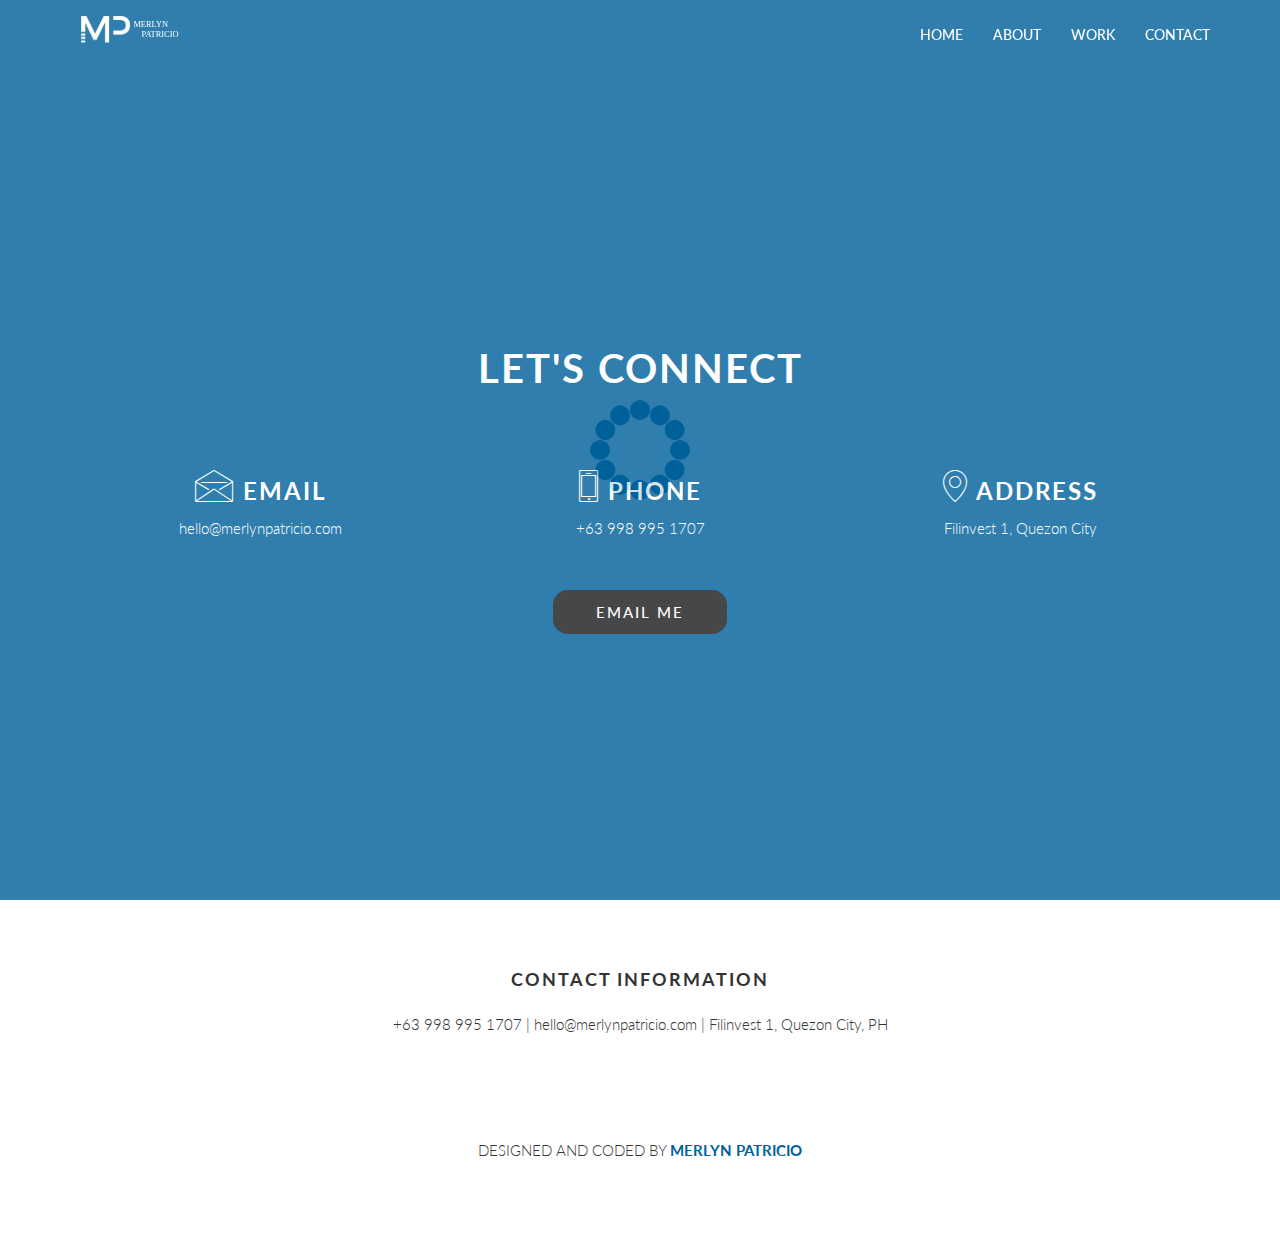
<file: contact.html>
<!DOCTYPE html>
<html lang="en">
<head>
	<meta charset="utf-8">
	<title>Contact Me</title>
	<meta http-equiv="X-UA-Compatible" content="IE=Edge">
	<meta name="viewport" content="width=device-width, initial-scale=1">
	<meta name="keywords" content="">
	<meta name="description" content="">

<!-- Favicon -->
<link rel="shortcut icon" type="image/x-icon" href="images/shortlogo.ico" />
<!--Stylesheets-->
	<link href="https://fonts.googleapis.com/css?family=Lato:300,400,700" rel="stylesheet">
	<link rel="stylesheet" href="css/bootstrap.min.css">
	<link rel="stylesheet" href="css/font-awesome.min.css">
	<link rel="stylesheet" href="css/animate.min.css">
	<link rel="stylesheet" href="css/et-line-font.css">
	<link rel="stylesheet" href="css/nivo-lightbox.css">
	<link rel="stylesheet" href="css/nivo_themes/default/default.css">
	<link rel="stylesheet" href="css/style.css">
	<link href='https://fonts.googleapis.com/css?family=Roboto:400,300,500' rel='stylesheet' type='text/css'>
</head>
<body data-spy="scroll" data-target=".navbar-collapse" data-offset="50">

<!-- preloader section -->
<div class="preloader">
	<div class="sk-spinner sk-spinner-circle">
       <div class="sk-circle1 sk-circle"></div>
       <div class="sk-circle2 sk-circle"></div>
       <div class="sk-circle3 sk-circle"></div>
       <div class="sk-circle4 sk-circle"></div>
       <div class="sk-circle5 sk-circle"></div>
       <div class="sk-circle6 sk-circle"></div>
       <div class="sk-circle7 sk-circle"></div>
       <div class="sk-circle8 sk-circle"></div>
       <div class="sk-circle9 sk-circle"></div>
       <div class="sk-circle10 sk-circle"></div>
       <div class="sk-circle11 sk-circle"></div>
       <div class="sk-circle12 sk-circle"></div>
    </div>
</div>

<!-- navigation section -->
<section class="navbar navbar-fixed-top custom-navbar" role="navigation">
	<div class="container">
		<div class="navbar-header">
			<button class="navbar-toggle" data-toggle="collapse" data-target=".navbar-collapse">
				<span class="icon icon-bar"></span>
				<span class="icon icon-bar"></span>
				<span class="icon icon-bar"></span>
			</button>
			<a href="http://www.merlynpatricio.com" class="navbar-brand"><img src="images/Logo.svg" id="logoimage"></a>
		</div>
		<div class="collapse navbar-collapse">
			<ul class="nav navbar-nav navbar-right">
				<li><a href="index.html" class="smoothScroll">HOME</a></li>
				<li><a href="about.html" class="smoothScroll">ABOUT</a></li>
				<li><a href="portfolio.html" class="smoothScroll">WORK</a></li>
				<li><a href="contact.html" class="smoothScroll">CONTACT</a></li>
			</ul>
		</div>
	</div>
</section>

<!-- contact section -->
<section id="contactpage">
	<div class="container">
		<div class="row">
			<div class="col-md-12 col-sm-12 text-center">
					<h1 class="heading bold">LET'S CONNECT</h1>
			</div>
			<div class="col-md-12 col-sm-12 contact-info">
				<div class="col-md-4 col-sm-6">
					<h3><i class="icon-envelope medium-icon wow bounceIn" data-wow-delay="0.6s"></i> EMAIL</h3>
					<p>hello@merlynpatricio.com</p>
				</div>
				<div class="col-md-4 col-sm-12">
					<h3><i class="icon-phone medium-icon wow bounceIn" data-wow-delay="0.6s"></i> PHONE</h3>
					<p> +63 998 995 1707</p>
				</div>

				<div class="col-md-4 col-sm-12">
					<h3><i class="icon-map-pin medium-icon wow bounceIn" data-wow-delay="0.6s"></i> ADDRESS</h3>
					<p> Filinvest 1, Quezon City</p>
				</div>

				<div class = "est col-md-12 col-sm-12">
		<a class="btn-cntctemail" href="mailto:hello@merlynpatricio.com">EMAIL ME</a> </div>
			</div>
		</div>
		</div>
	</div>
</section>


<!-- footer section -->
<footer>
	<div class="container">
		<div class="row">
			<div class="col-md-12 col-sm-12">
				<h4> CONTACT INFORMATION </h4>
				<p id ="contacts">+63 998 995 1707 | hello@merlynpatricio.com | Filinvest 1, Quezon City, PH </p>
				<ul class="social-icon">
					<li><a href="https://www.facebook.com/merlynanthony.patricio" target="_blank" class="fa fa-facebook wow fadeIn" data-wow-delay="0.3s"></a></li>
					<li><a href="https://twitter.com/MerlynPatricio" target="_blank" class="fa fa-twitter wow fadeIn" data-wow-delay="0.6s"></a></li>
					<li><a href="https://linkedin.com/in/mpatricio" target="_blank" class="fa fa-linkedin wow fadeIn " data-wow-delay="0.9s"></a></li>
					<li><a href="https://github.com/merlynpatricio24" target="_blank" class="fa fa-github wow fadeIn " data-wow-delay="0.9s"></a></li>
				</ul>
				<p> DESIGNED AND CODED BY <span id="spiel"> MERLYN PATRICIO </span> </p>
			</div>
		</div>
	</div>
</footer>


<script src="js/jquery.js"></script>
<script src="js/bootstrap.min.js"></script>
<script src="js/smoothscroll.js"></script>
<script src="js/isotope.js"></script>
<script src="js/imagesloaded.min.js"></script>
<script src="js/nivo-lightbox.min.js"></script>
<script src="js/jquery.backstretch.min.js"></script>
<script src="js/wow.min.js"></script>
<script src="js/custom.js"></script>
<script src="http://code.jquery.com/jquery-3.2.1.js"></script>
<script src="js/typed.js"></script>
<script type ="text/javascript">
	$(function(){
		$(".type").typed({
			strings: [
			"People And Ideas",
			"Business and Users",
			"Strategy and Creativity",
			"Planning and Delivery",
			"Design and Technology"

			],
			typeSpeed: 80,
			backDelay: 900,
			loop:true
			
		})

	})
	</script>

	<!-- Google Analytics -->
<script>
  (function(i,s,o,g,r,a,m){i['GoogleAnalyticsObject']=r;i[r]=i[r]||function(){
  (i[r].q=i[r].q||[]).push(arguments)},i[r].l=1*new Date();a=s.createElement(o),
  m=s.getElementsByTagName(o)[0];a.async=1;a.src=g;m.parentNode.insertBefore(a,m)
  })(window,document,'script','https://www.google-analytics.com/analytics.js','ga');

  ga('create', 'UA-101723136-1', 'auto');
  ga('send', 'pageview');

</script>


</body>
</html>
</file>
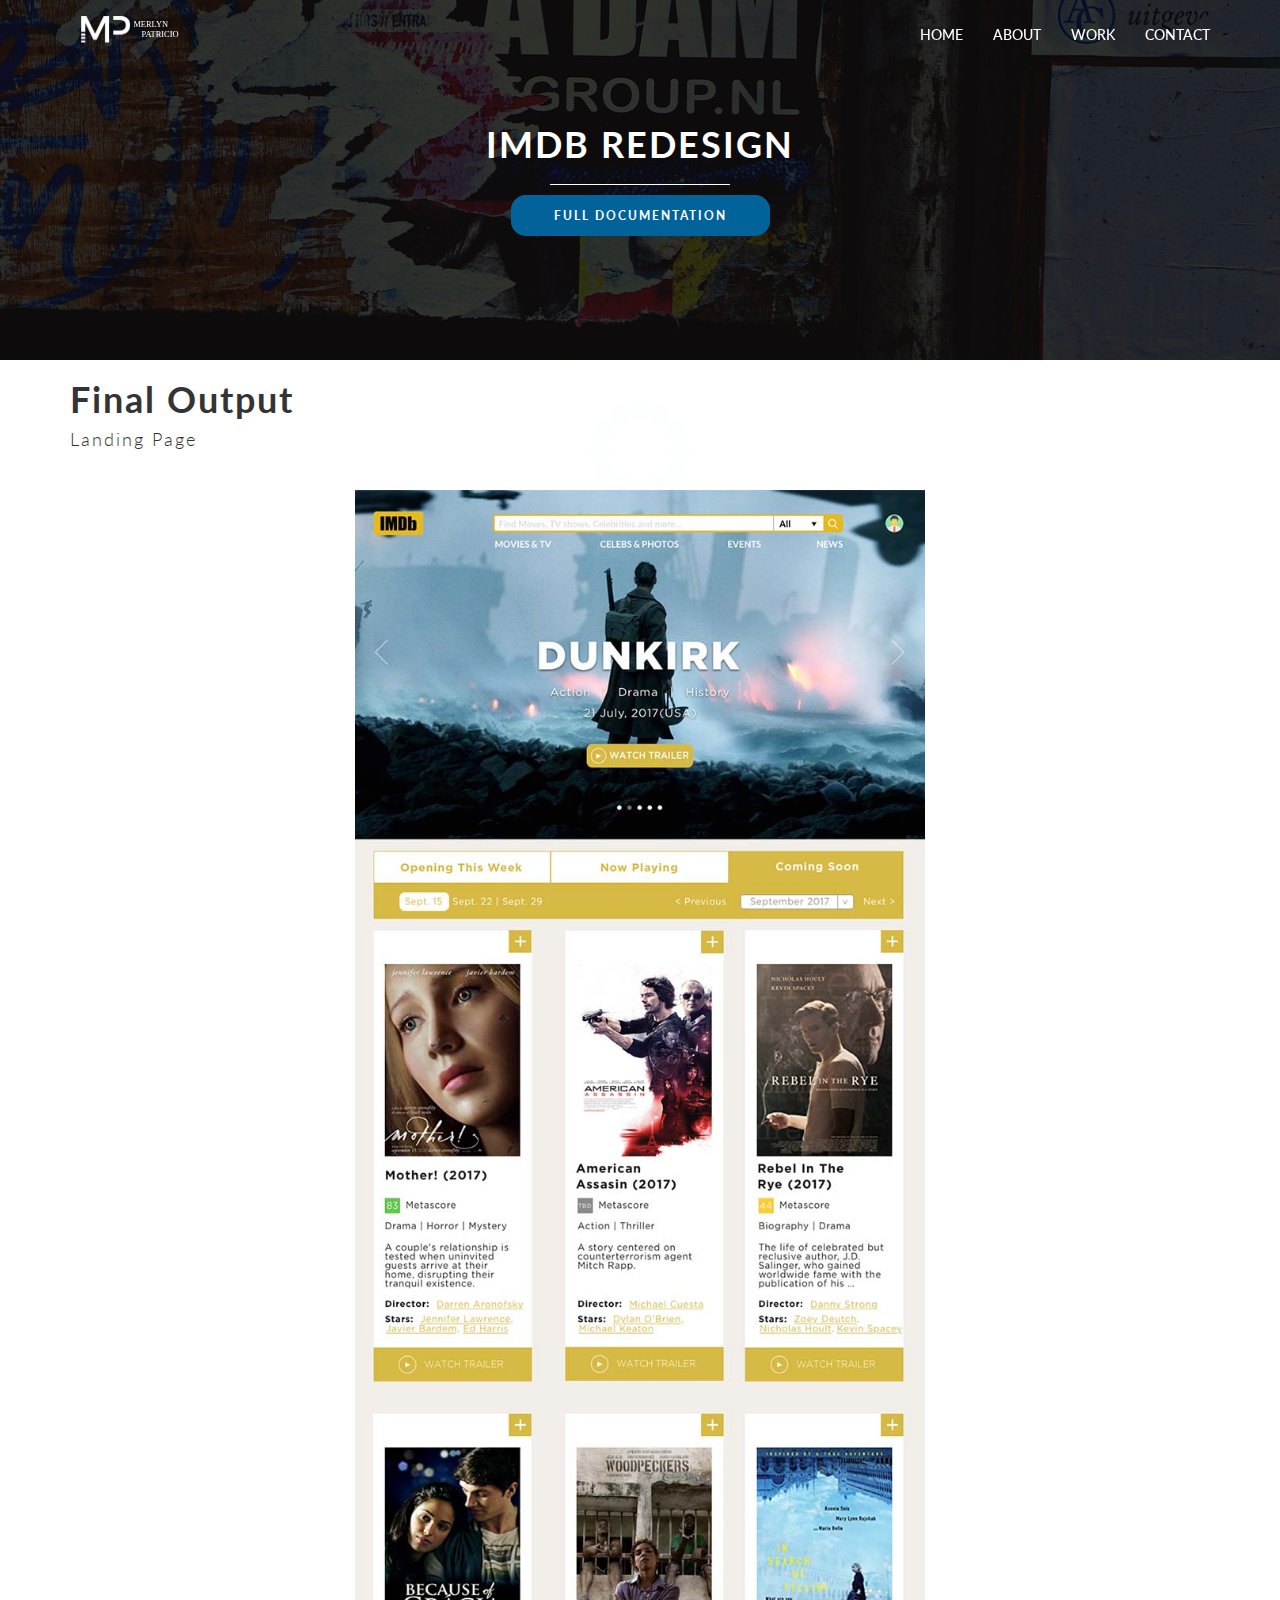
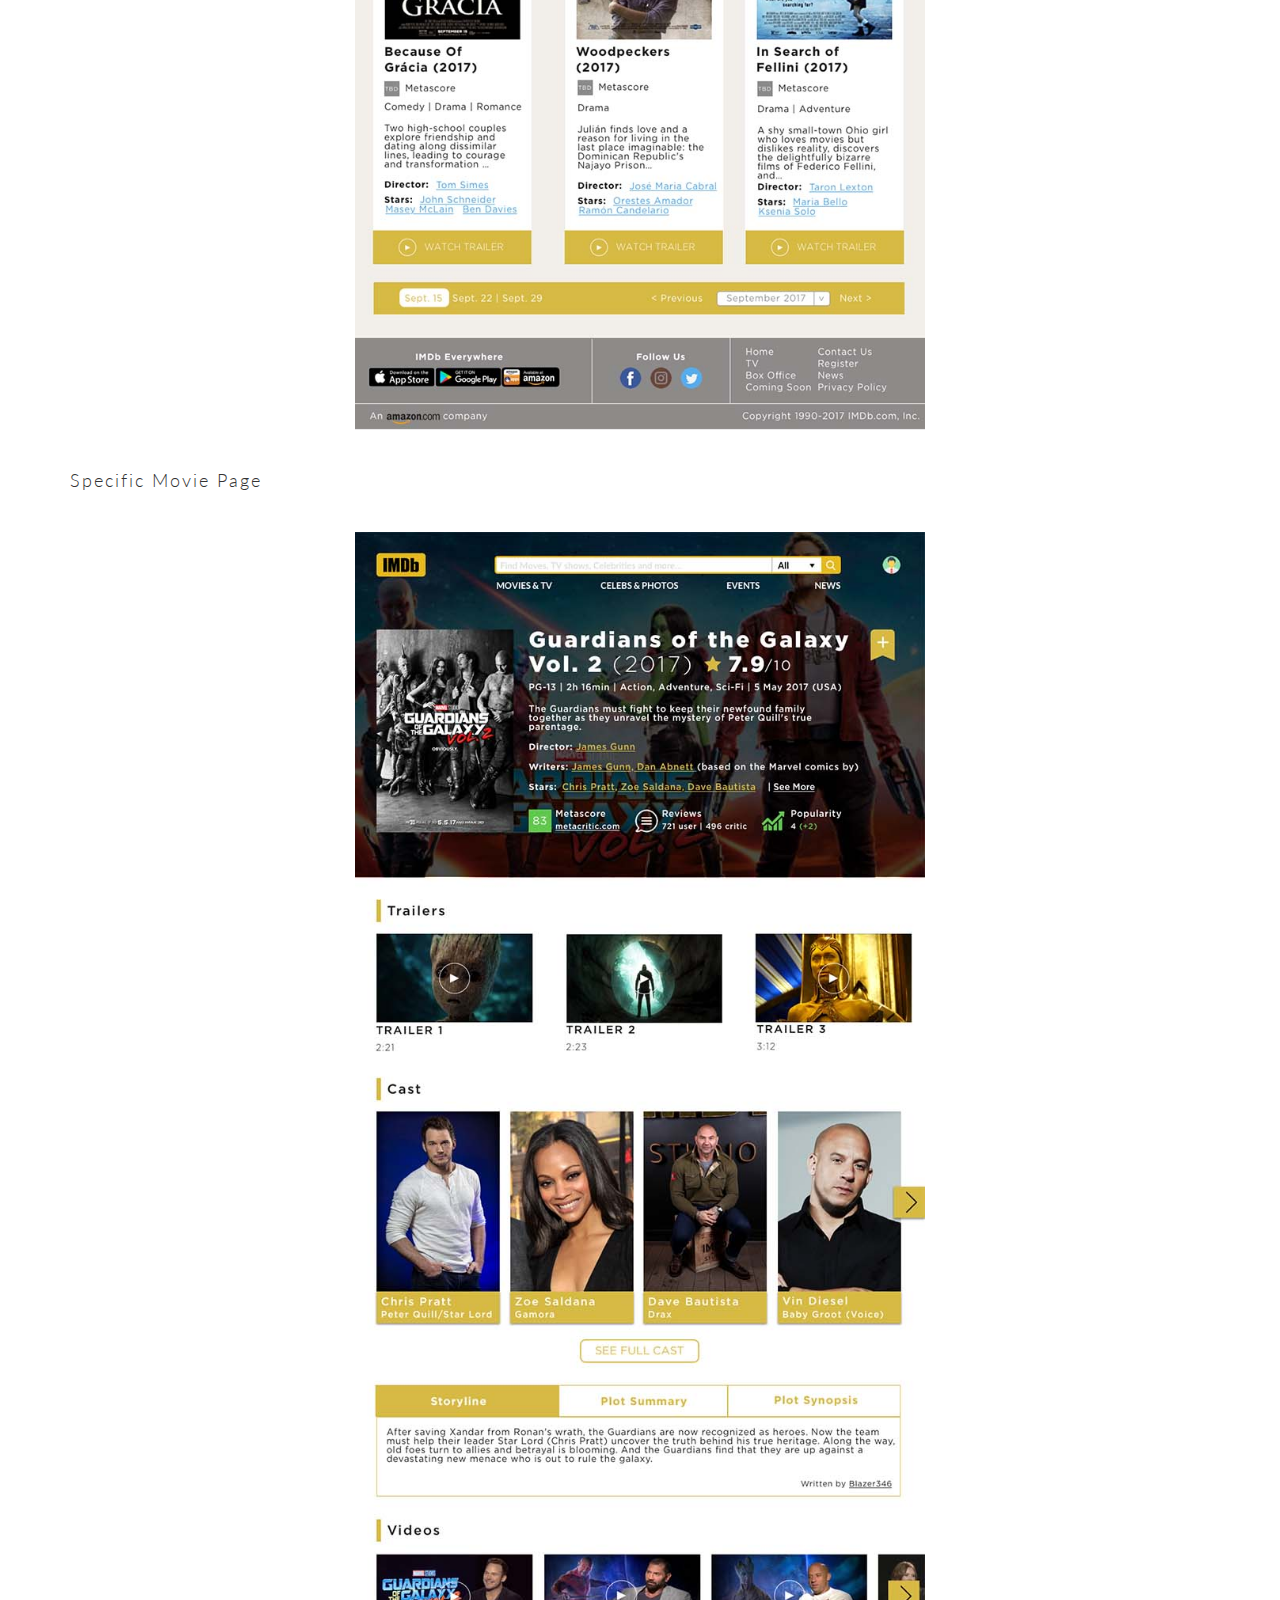
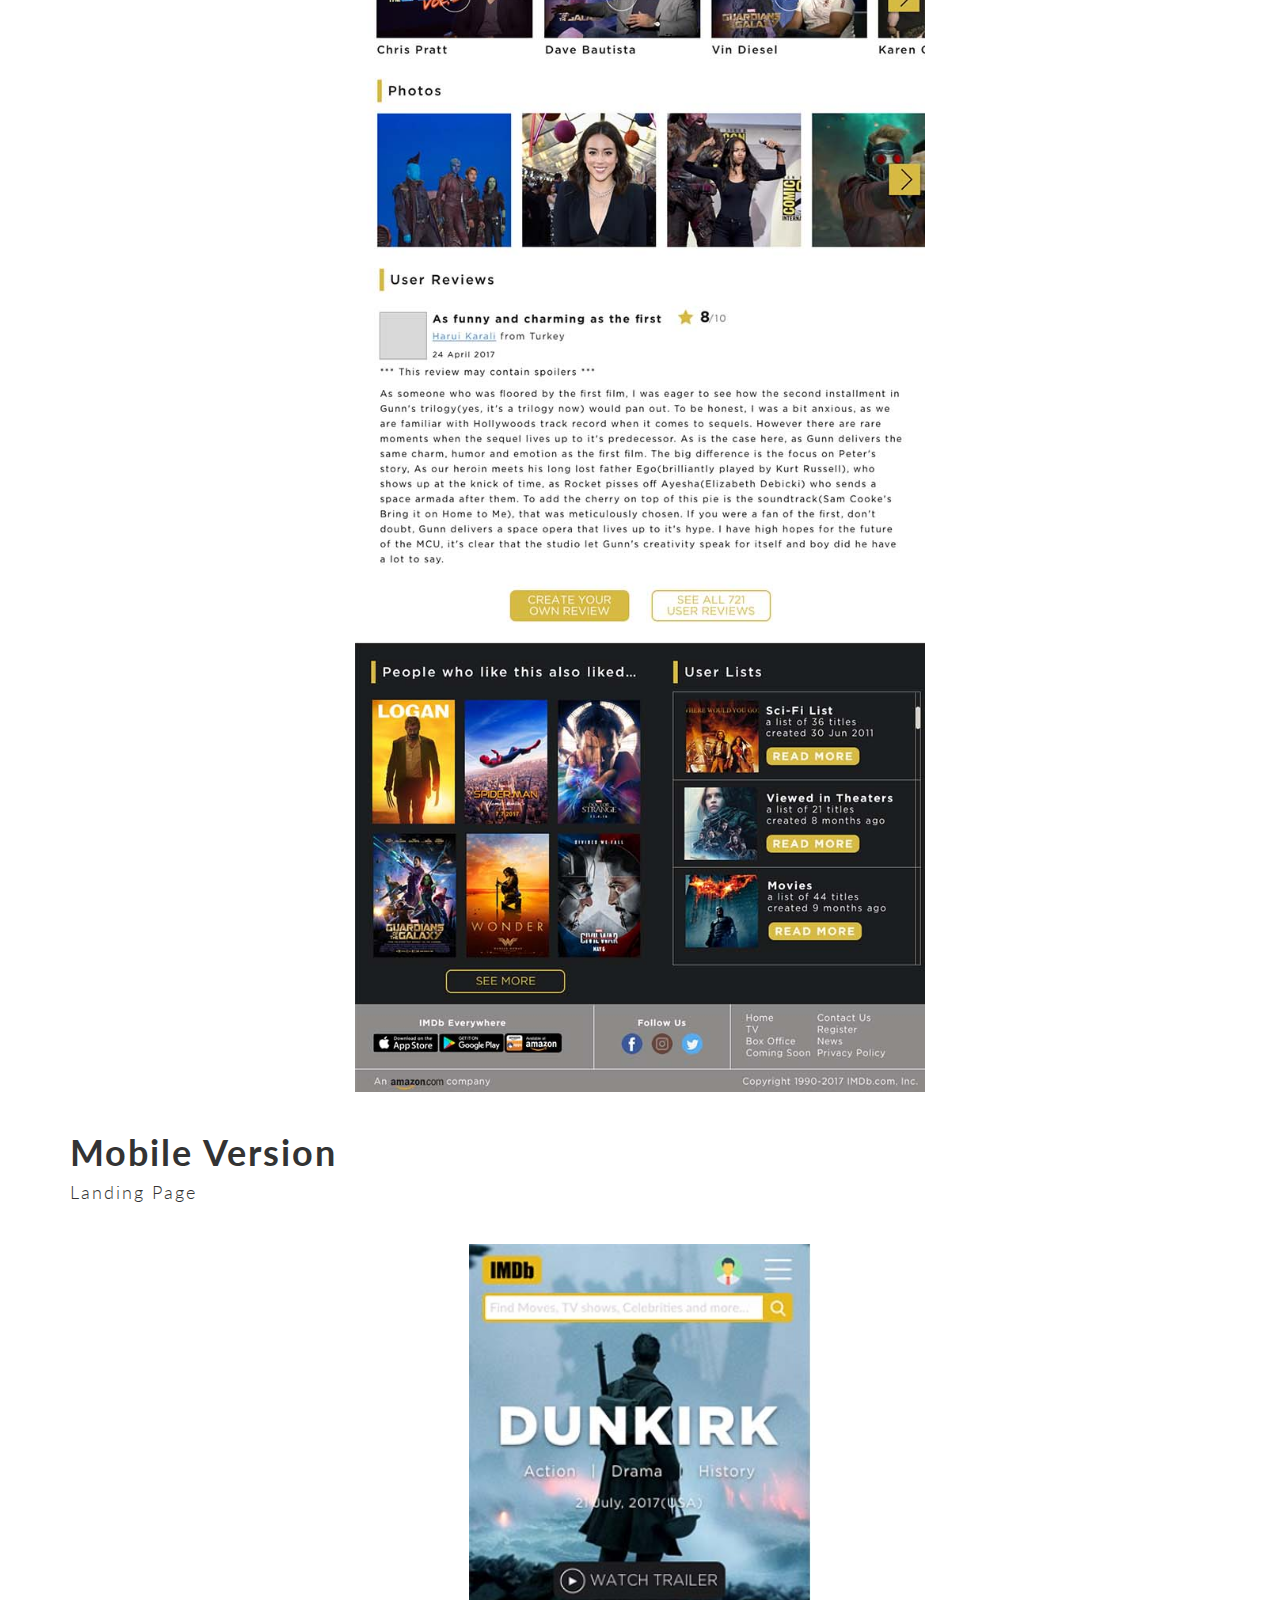
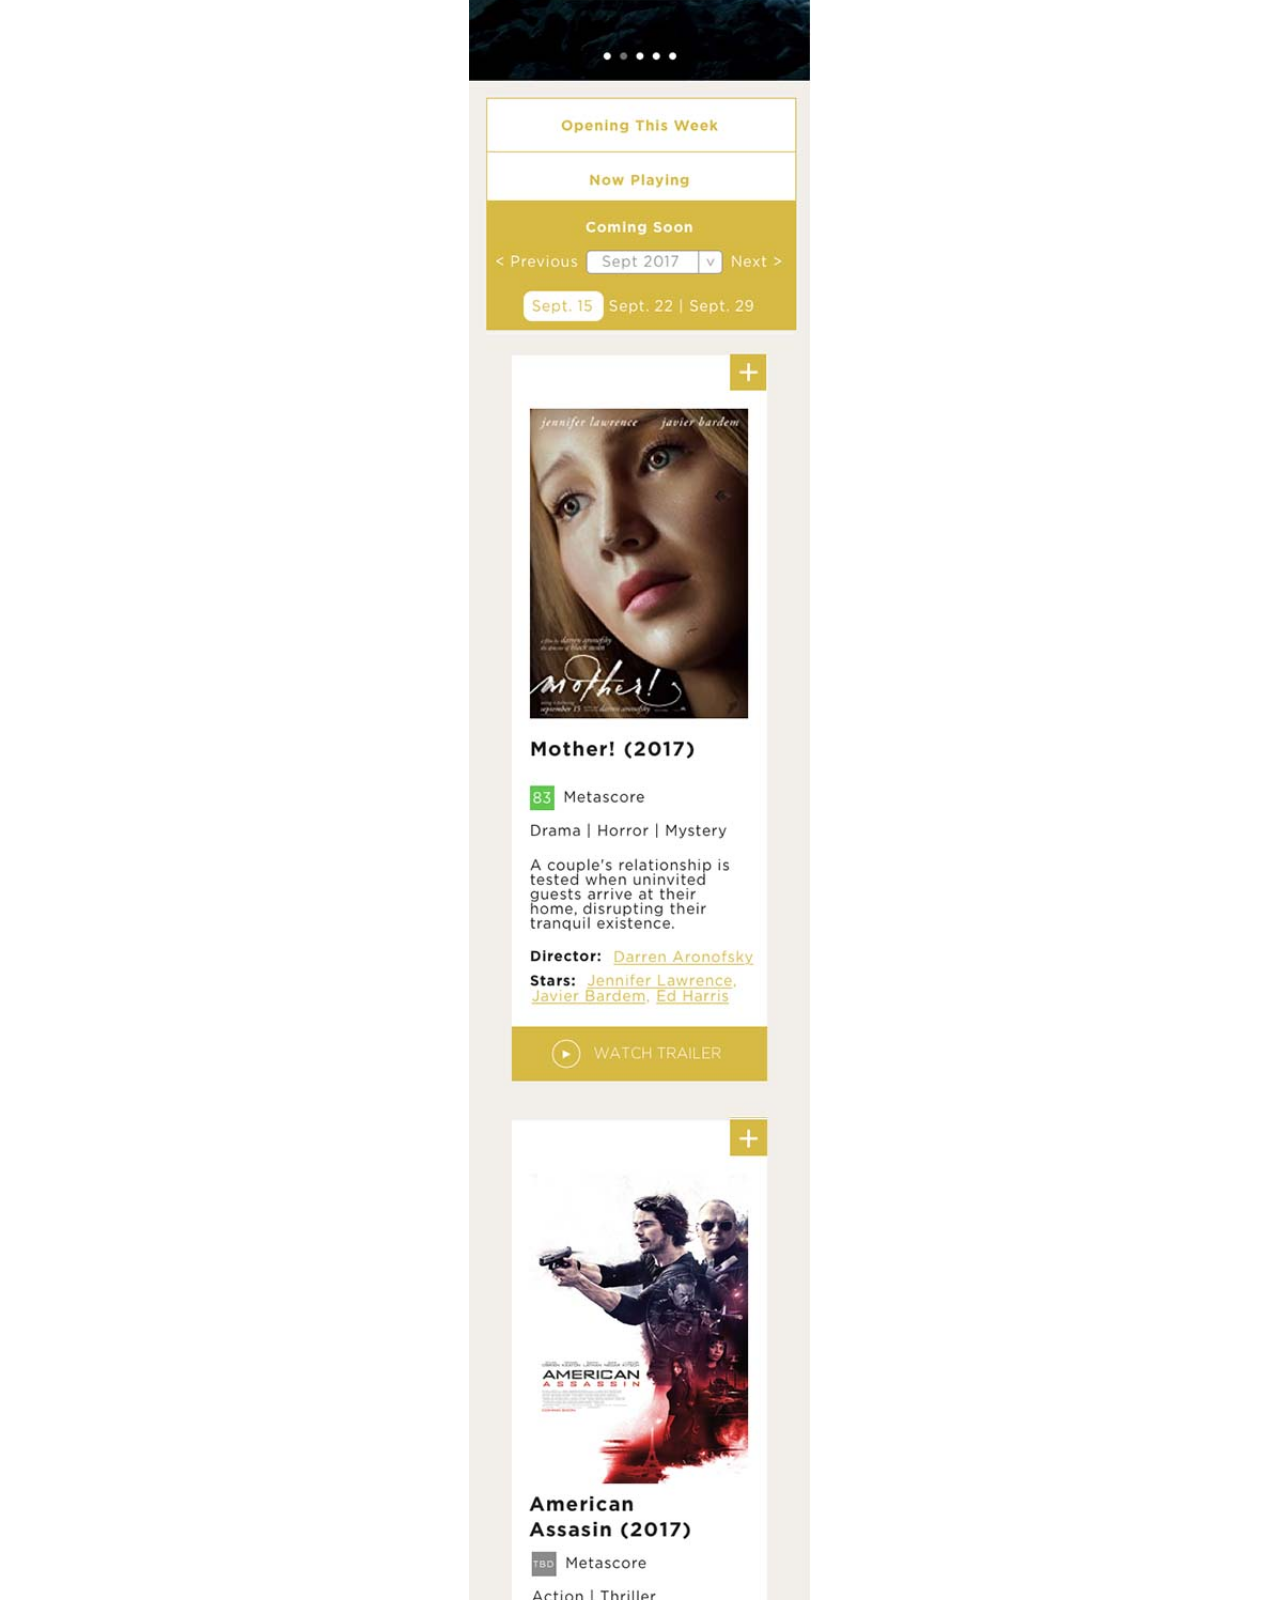
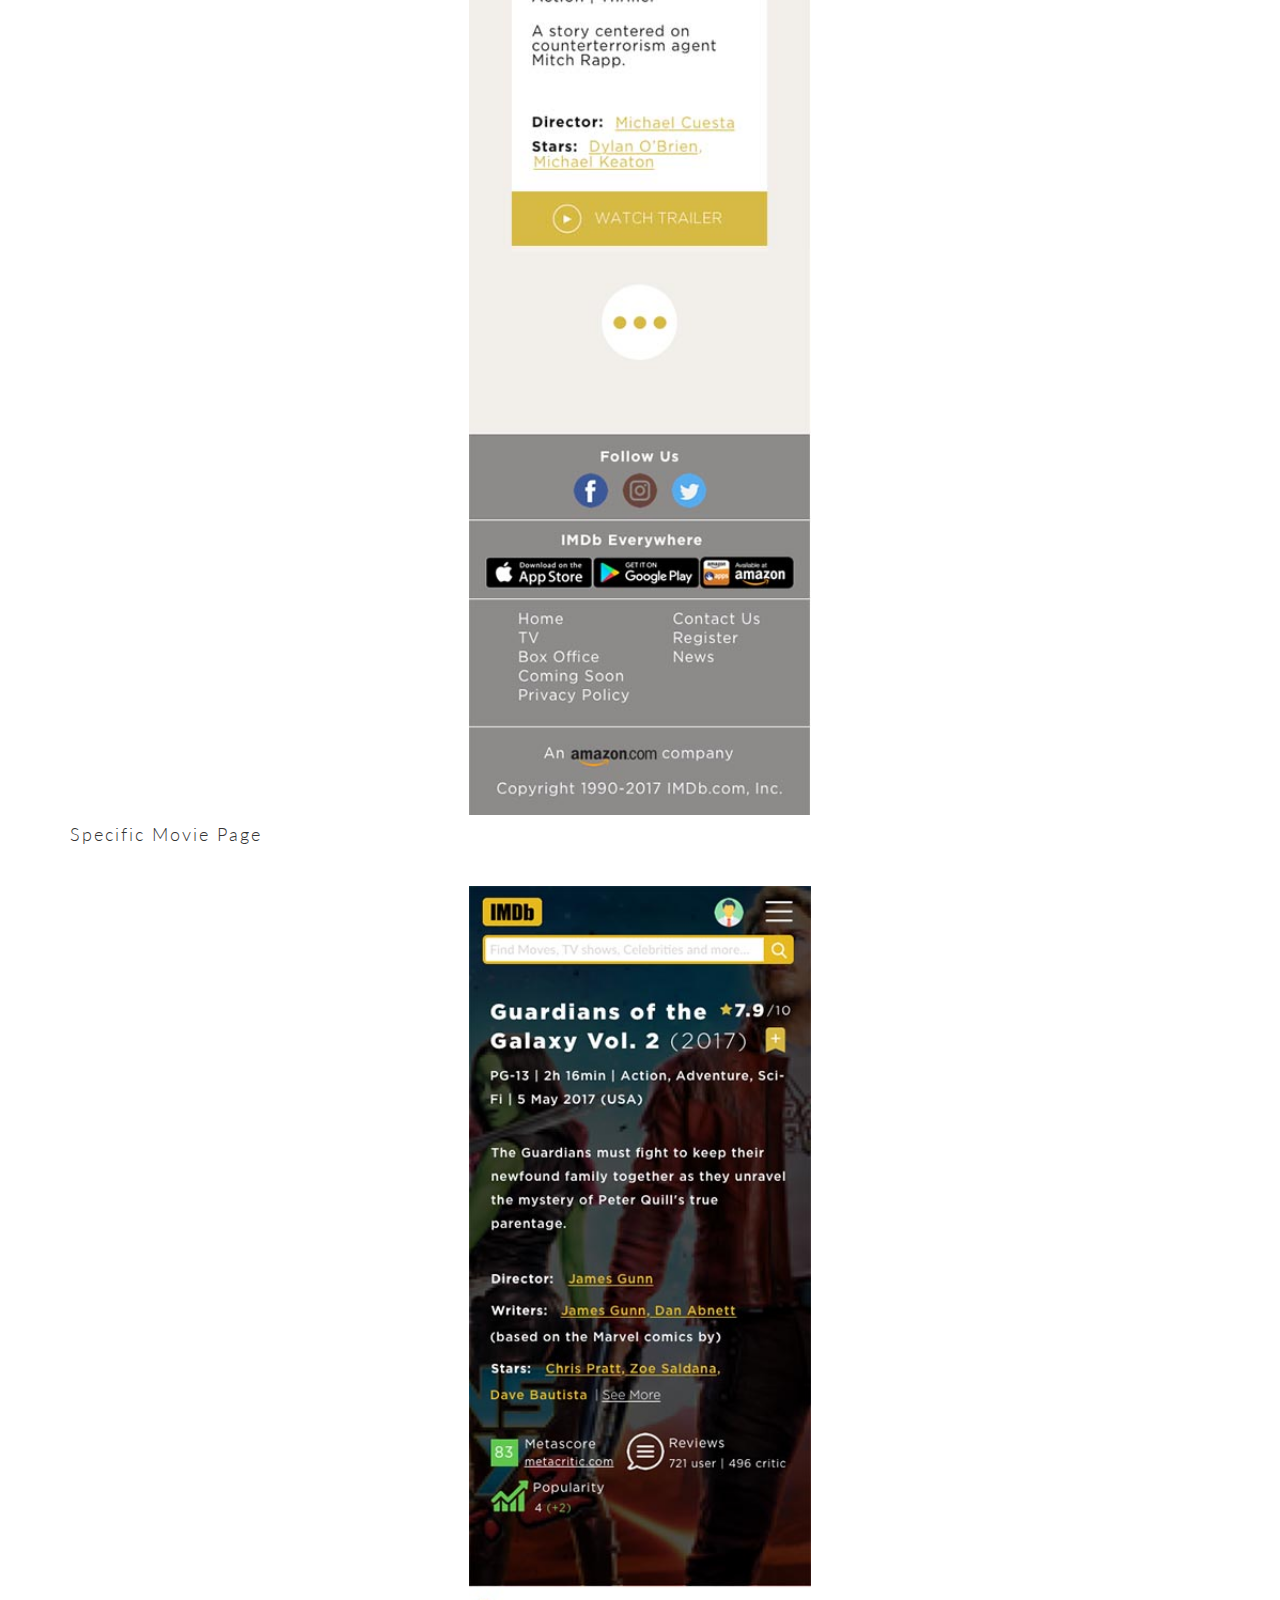
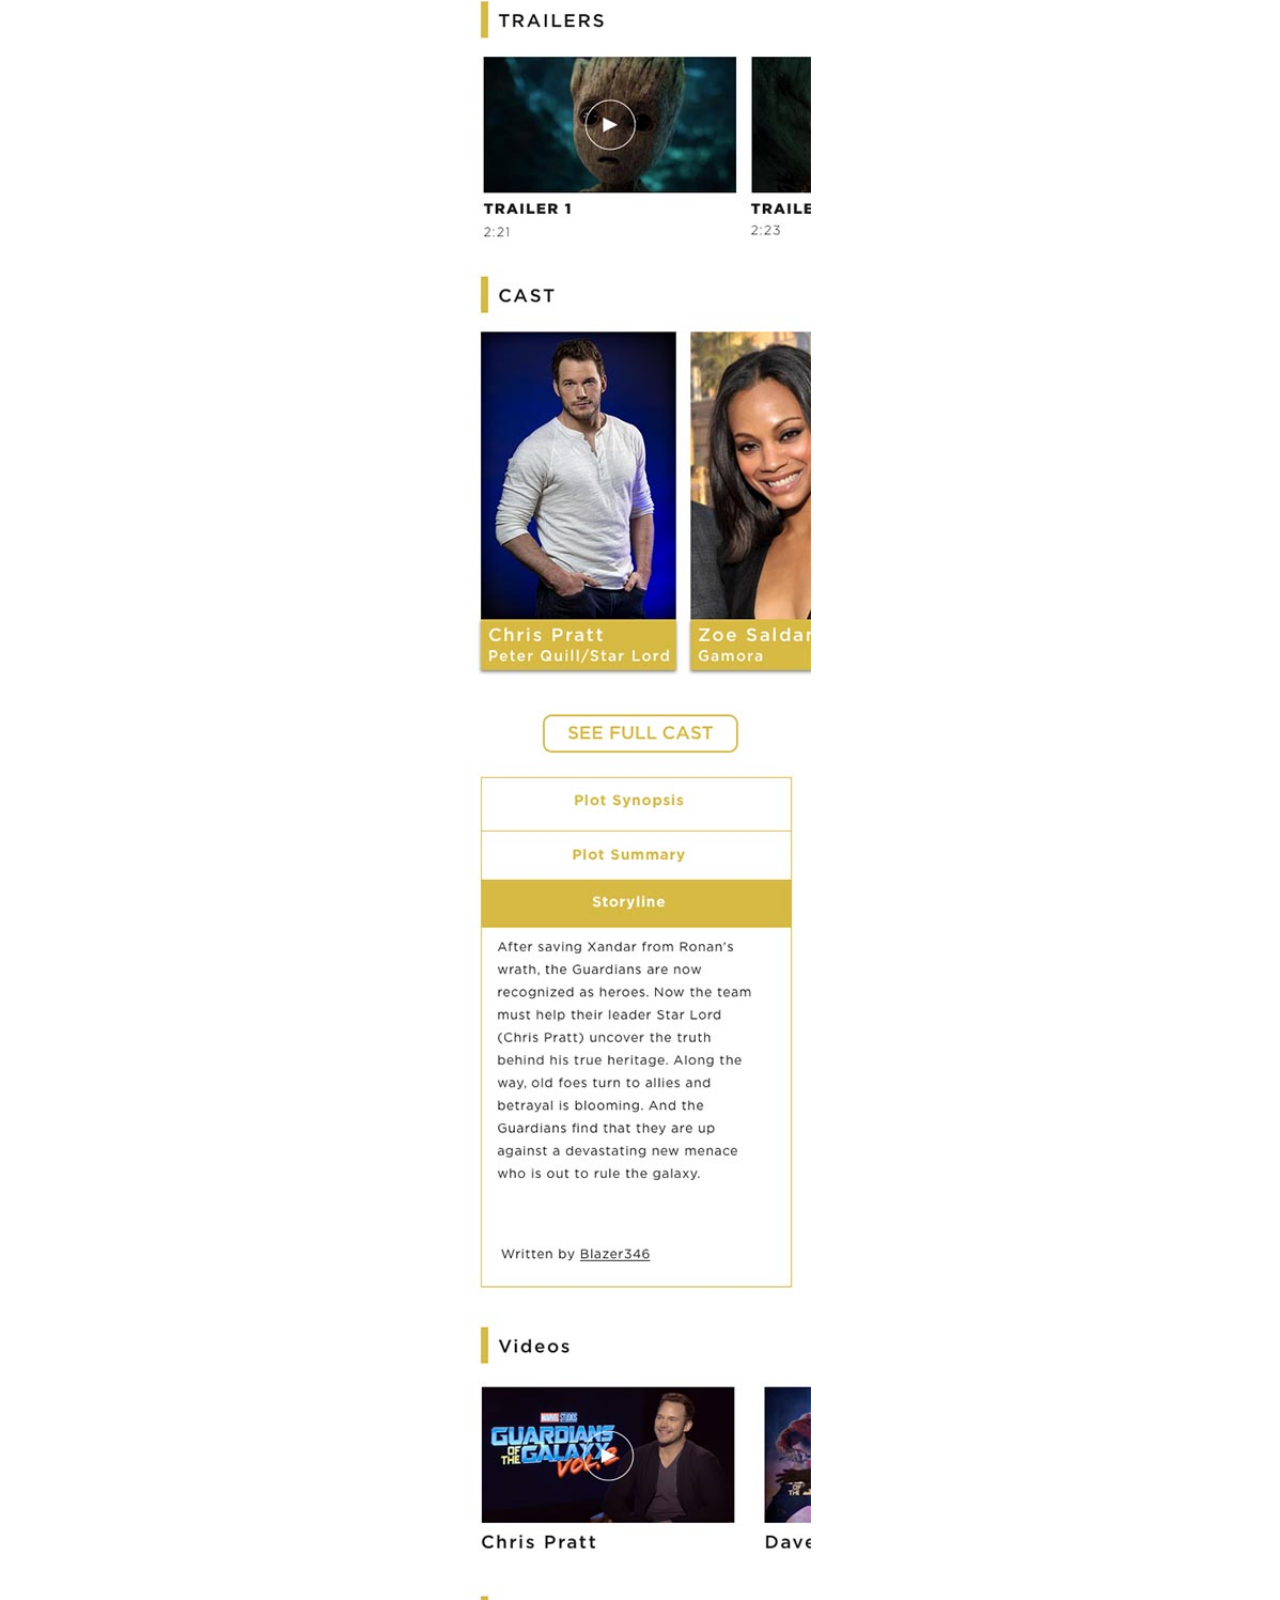
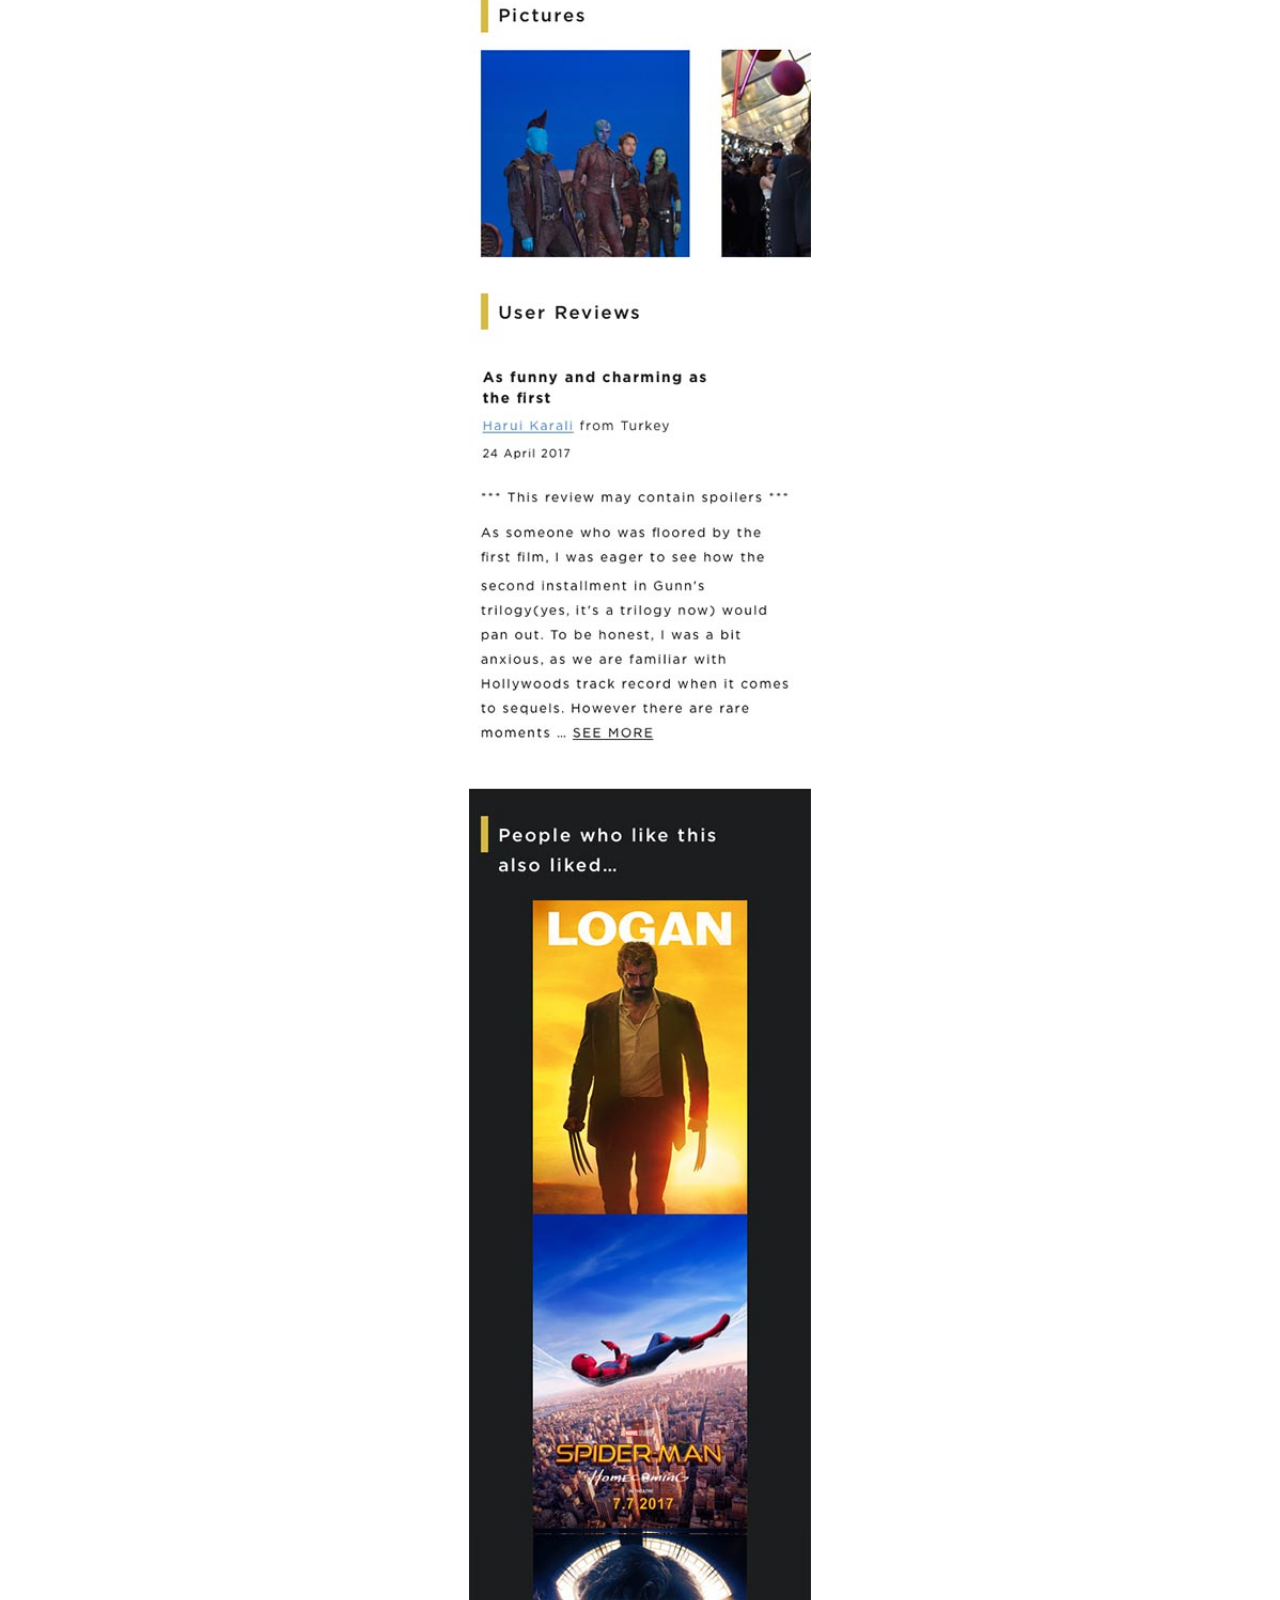
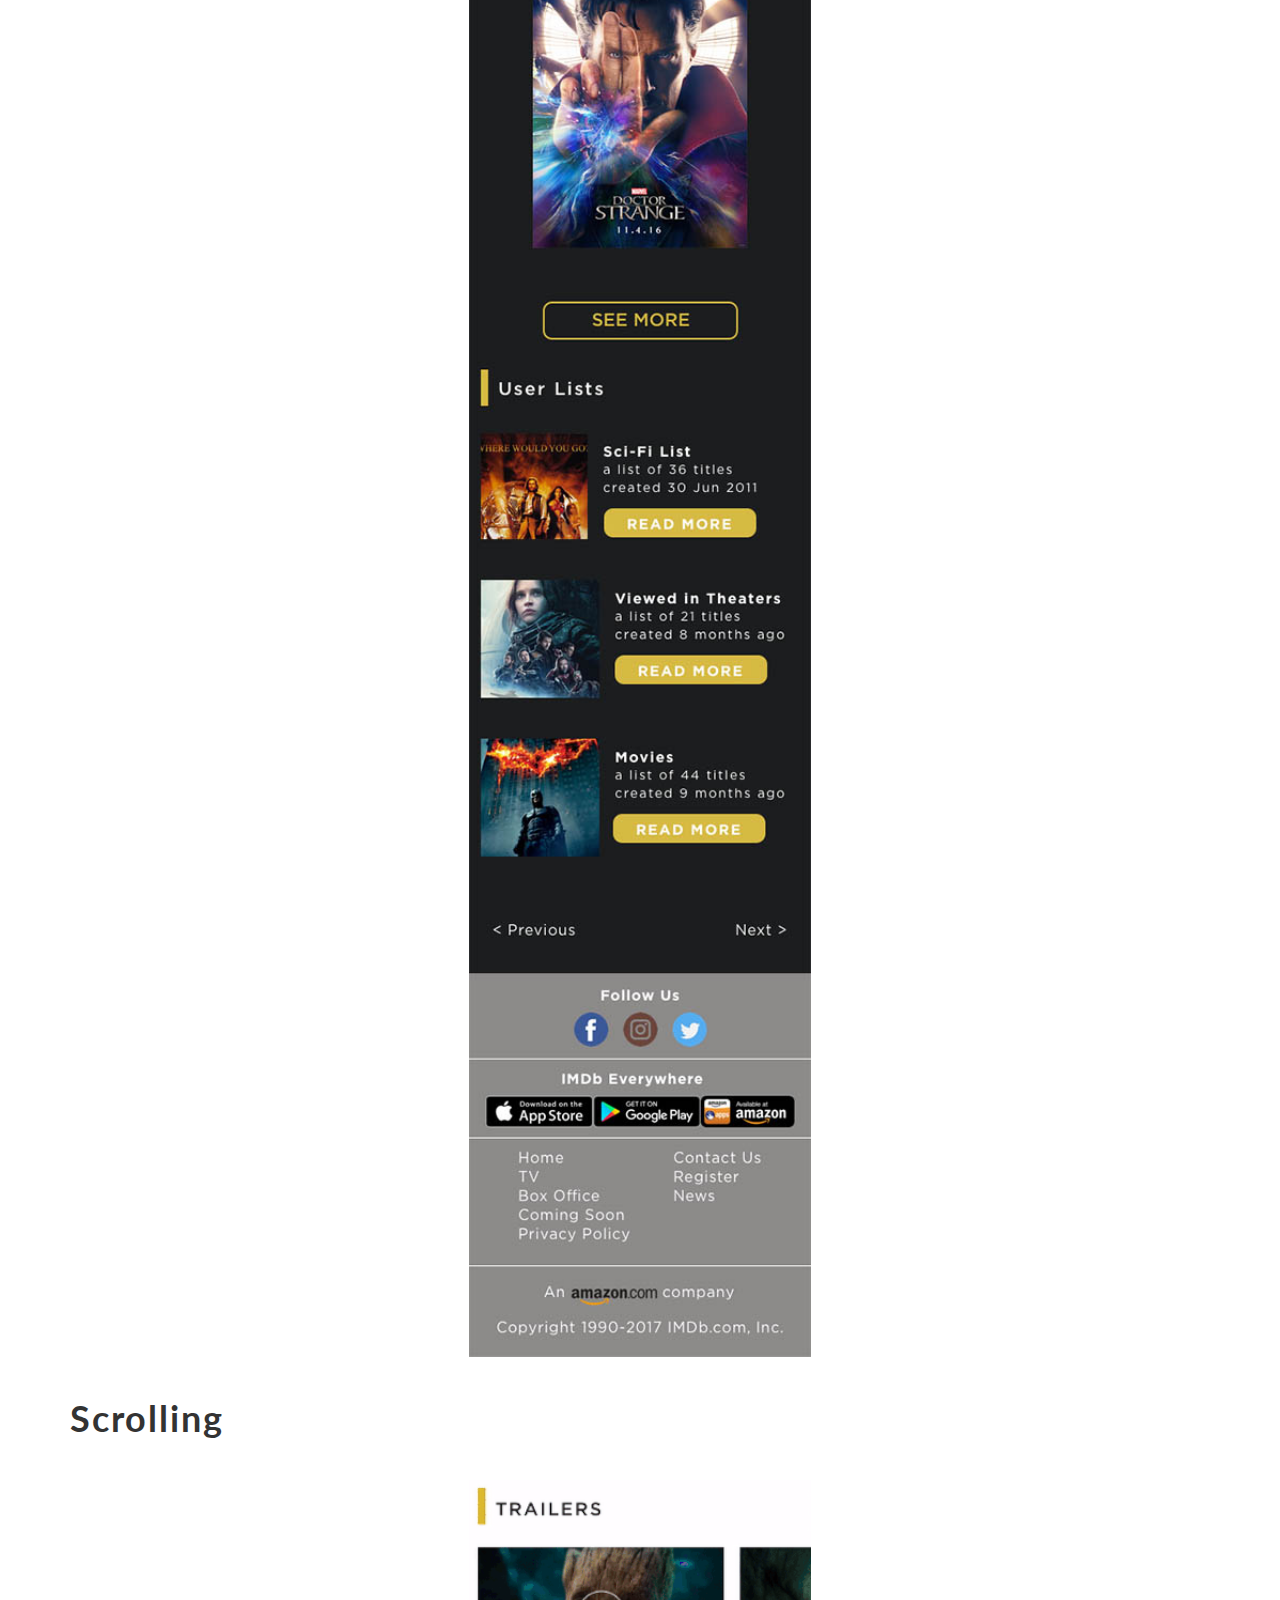
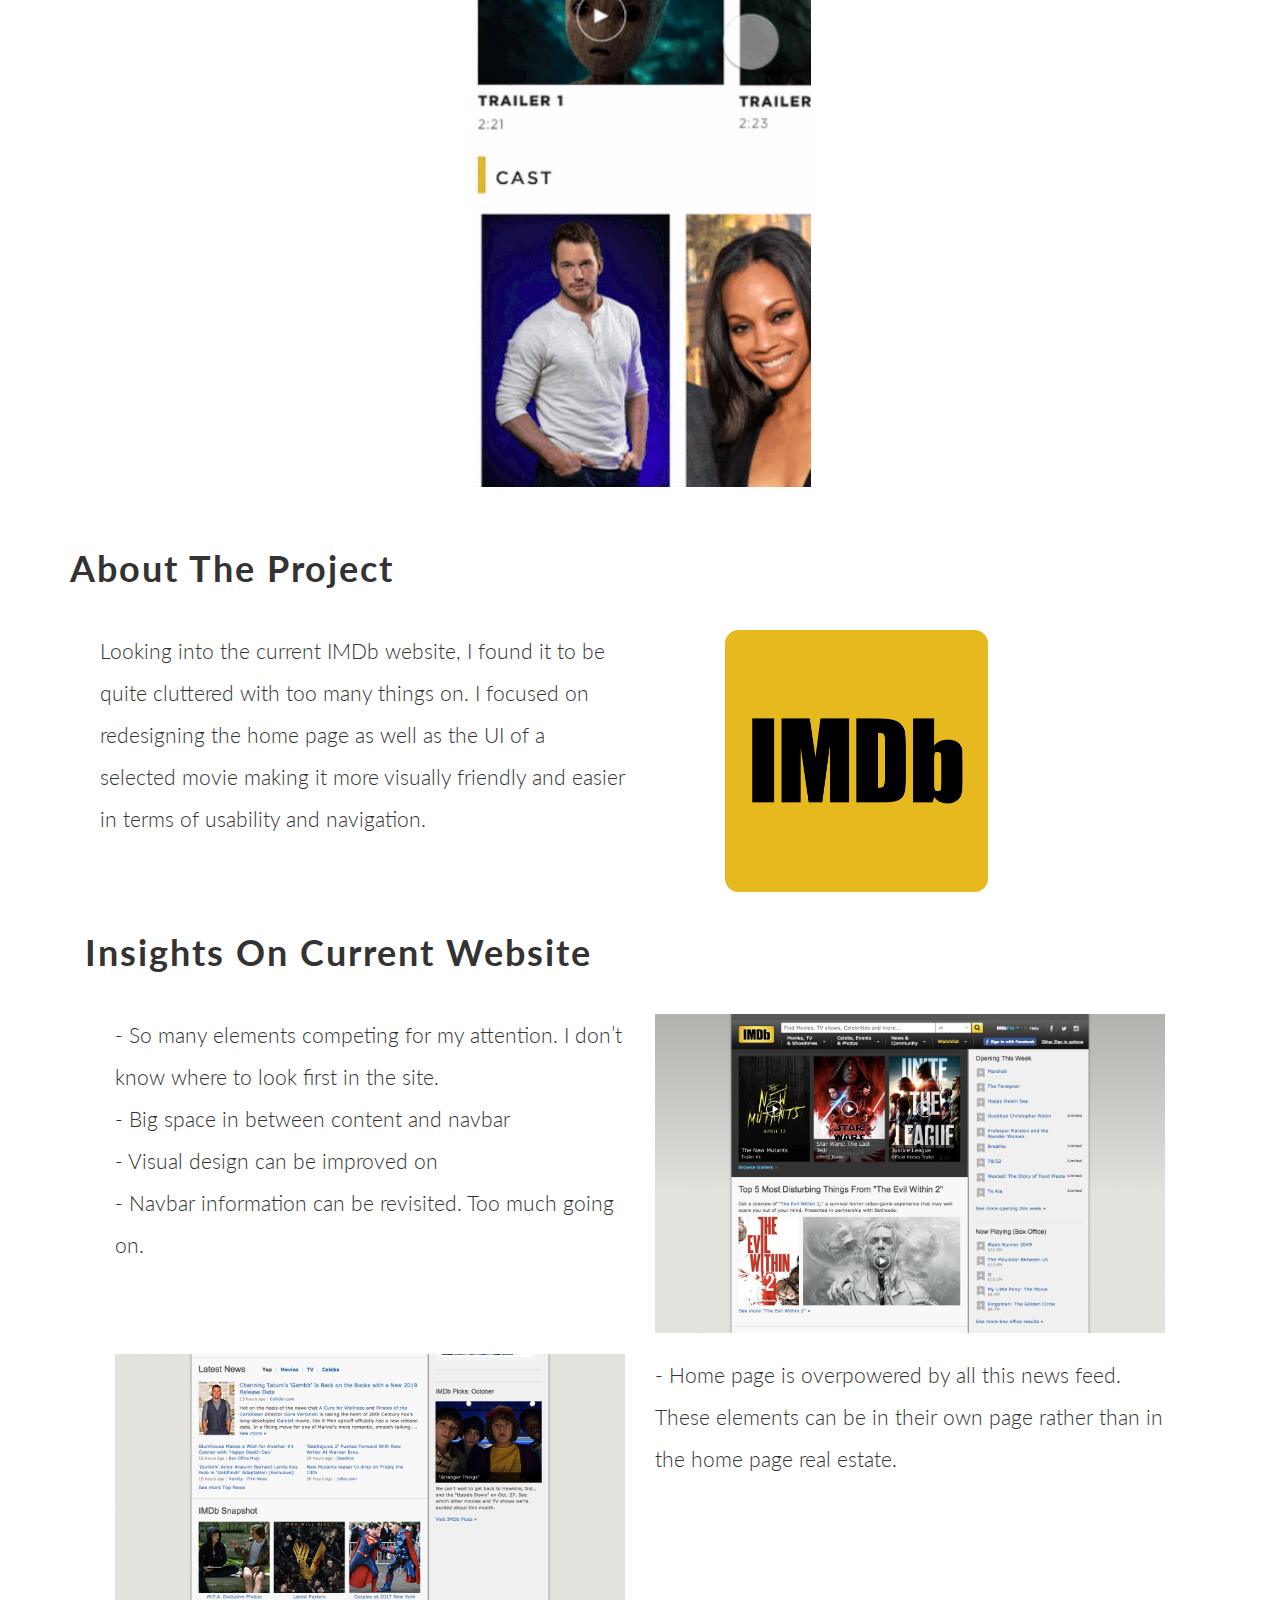
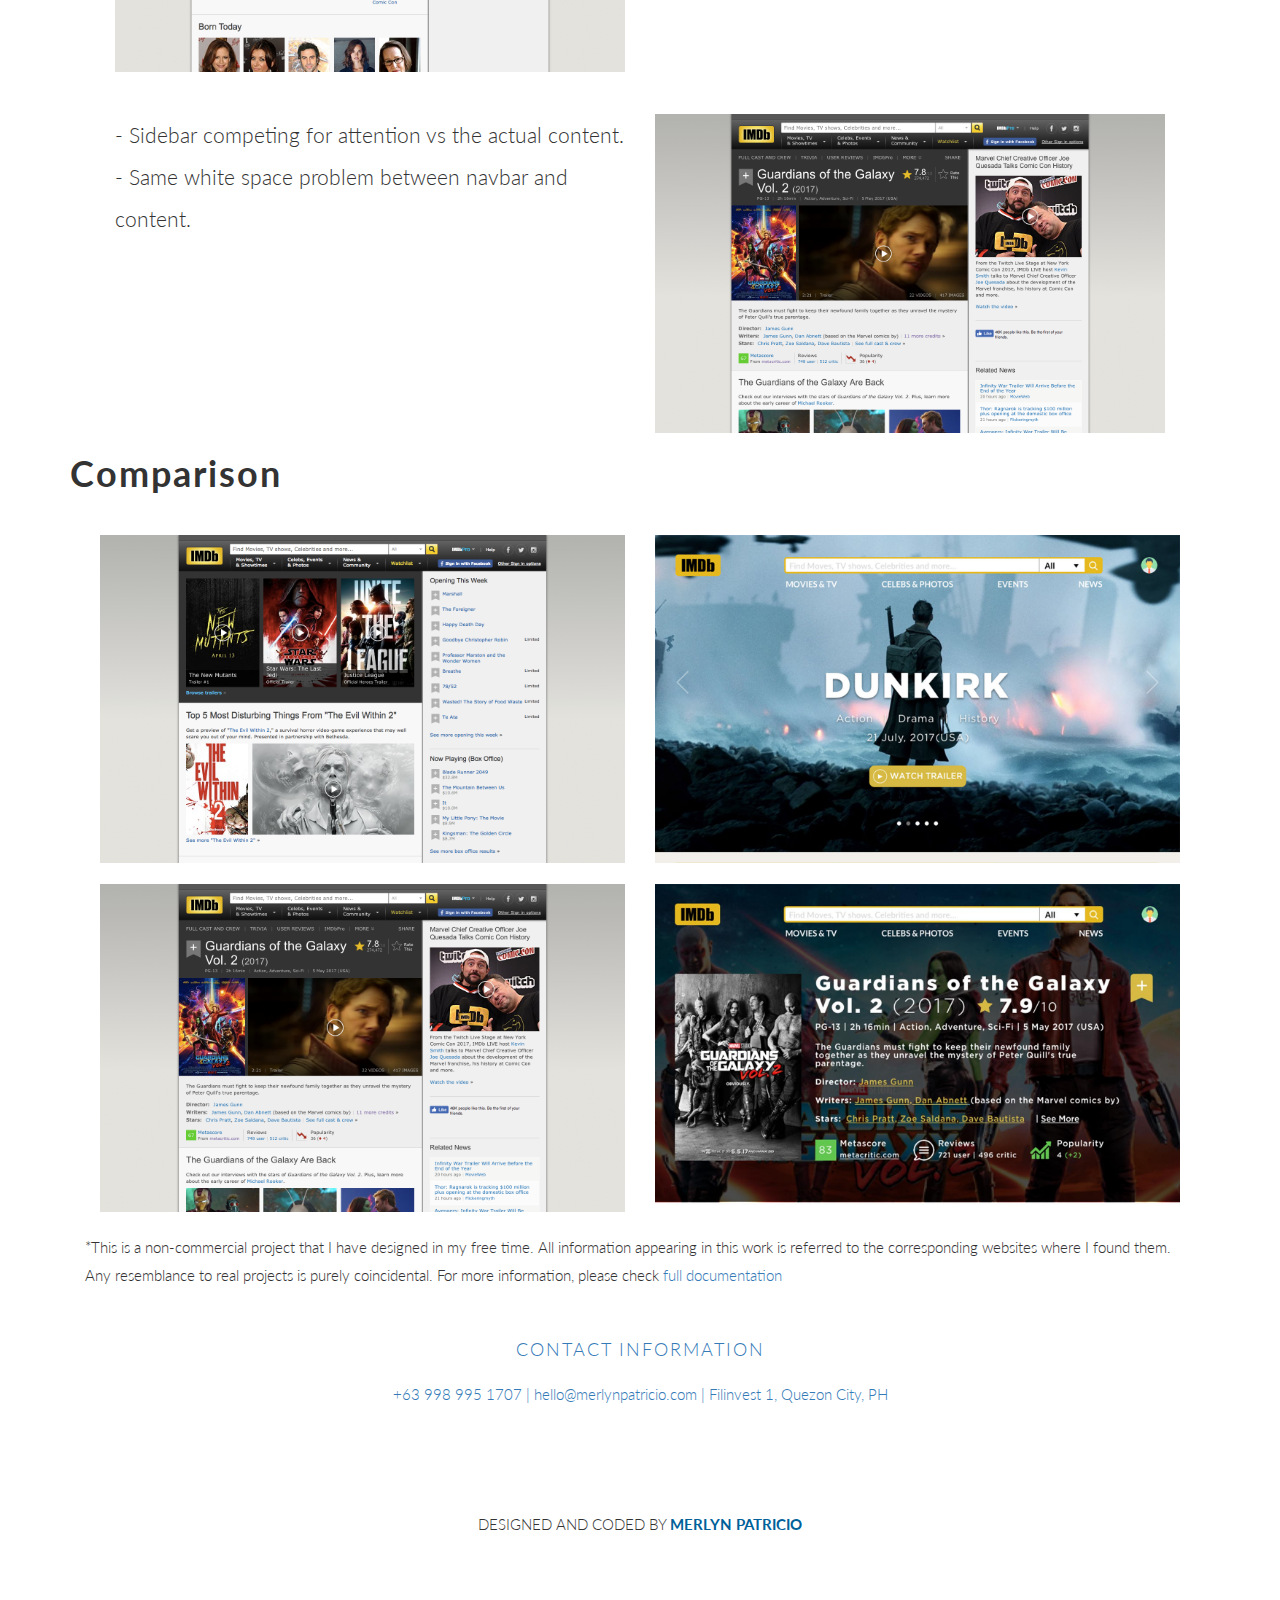
<file: imdb.html>
<!DOCTYPE html>
<html lang="en">
<head>
	<meta charset="utf-8">
	<title> IMDb Website Redesign</title>
	<meta http-equiv="X-UA-Compatible" content="IE=Edge">
	<meta name="viewport" content="width=device-width, initial-scale=1">
	<meta name="keywords" content="">
	<meta name="description" content="">

<!-- Favicon -->
<link rel="shortcut icon" type="image/x-icon" href="images/shortlogo.ico" />
<!--Stylesheets-->
	<link href="https://fonts.googleapis.com/css?family=Lato:300,400,700" rel="stylesheet">
	<link rel="stylesheet" href="css/bootstrap.min.css">
	<link rel="stylesheet" href="css/font-awesome.min.css">
	<link rel="stylesheet" href="css/animate.min.css">
	<link rel="stylesheet" href="css/et-line-font.css">
	<link rel="stylesheet" href="css/nivo-lightbox.css">
	<link rel="stylesheet" href="css/nivo_themes/default/default.css">
	<link rel="stylesheet" href="css/style.css">
  <link rel="stylesheet" href="css/blogstyle.css">
	<link href='https://fonts.googleapis.com/css?family=Roboto:400,300,500' rel='stylesheet' type='text/css'>
</head>
<body data-spy="scroll" data-target=".navbar-collapse" data-offset="50">

<!-- preloader section -->
<div class="preloader">
	<div class="sk-spinner sk-spinner-circle">
       <div class="sk-circle1 sk-circle"></div>
       <div class="sk-circle2 sk-circle"></div>
       <div class="sk-circle3 sk-circle"></div>
       <div class="sk-circle4 sk-circle"></div>
       <div class="sk-circle5 sk-circle"></div>
       <div class="sk-circle6 sk-circle"></div>
       <div class="sk-circle7 sk-circle"></div>
       <div class="sk-circle8 sk-circle"></div>
       <div class="sk-circle9 sk-circle"></div>
       <div class="sk-circle10 sk-circle"></div>
       <div class="sk-circle11 sk-circle"></div>
       <div class="sk-circle12 sk-circle"></div>
    </div>
</div>

<!-- navigation section -->
<section class="navbar navbar-fixed-top custom-navbar" role="navigation">
	<div class="container">
		<div class="navbar-header">
			<button class="navbar-toggle" data-toggle="collapse" data-target=".navbar-collapse">
				<span class="icon icon-bar"></span>
				<span class="icon icon-bar"></span>
				<span class="icon icon-bar"></span>
			</button>
			<a href="http://www.merlynpatricio.com" class="navbar-brand"><img src="images/Logo.svg" id="logoimage"></a>
		</div>
		<div class="collapse navbar-collapse">
			<ul class="nav navbar-nav navbar-right">
				<li><a href="index.html" class="smoothScroll">HOME</a></li>
				<li><a href="about.html" class="smoothScroll">ABOUT</a></li>
				<li><a href="portfolio.html" class="smoothScroll">WORK</a></li>
				<li><a href="contact.html" class="smoothScroll">CONTACT</a></li>
			</ul>
		</div>
	</div>
</section>

<!-- Button Top -->
<button onclick="topFunction()" id="myBtn" title="Go to top">
<i class="fa fa-chevron-up fa-2x" aria-hidden="true"></i></button>

<!-- atf section -->
<section id="blogimdb">
  <div class="container">
    <div class="row">
      <div class="col-md-12 col-sm-12">
        <h1> IMDB REDESIGN </h1>
        <hr>
        <a class="btn-blog" href="https://drive.google.com/open?id=0B3RCcCNEvdYqUDZQUUFBLWFvYlE" target = "_blank">FULL DOCUMENTATION</a>
      </div>
    </div>
  </div>    
</section>

<!-- Page Content -->
    <div class="container">
      <div class="row">
        <div class="col-lg-12">
          <h1 class="mt-4">Final Output</h1>
          <h4 class="mt-4">Landing Page</h4>
          <hr>
          <img class="col-lg 12" id="desktop" src="images/imdb/desktop.jpg" alt="job interview image">
          <img class="col-lg 12" id="desktop" src="images/imdb/desktop2.jpg" alt="job interview image">
          <hr>
          <h4 class="mt-4">Specific Movie Page</h4>
          <hr>
          <img class="col-lg 12" id="desktop" src="images/imdb/desktop3.jpg" alt="job interview image">
          <img class="col-lg 12" id="desktop" src="images/imdb/desktop4.jpg" alt="job interview image">
          <hr>
          <h1 class="mt-4">Mobile Version</h1>
          <h4 class="mt-4">Landing Page</h4>
          <hr>
          <img class="col-lg 12" id="mobile" src="images/imdb/mobile.jpg" alt="job interview image">
          <img class="col-lg 12" id="mobile" src="images/imdb/mobile2.jpg" alt="job interview image">
          <img class="col-lg 12" id="mobile" src="images/imdb/mobile3.jpg" alt="job interview image">
          <img class="col-lg 12" id="mobile" src="images/imdb/mobile4.jpg" alt="job interview image">
            <h4 class="mt-4">Specific Movie Page</h4>
          <hr>
          <img class="col-lg 12" id="mobile" src="images/imdb/mobile5.jpg" alt="job interview image">
          <img class="col-lg 12" id="mobile" src="images/imdb/mobile6.jpg" alt="job interview image">
          <img class="col-lg 12" id="mobile" src="images/imdb/mobile7.jpg" alt="job interview image">
          <img class="col-lg 12" id="mobile" src="images/imdb/mobile8.jpg" alt="job interview image">
          <img class="col-lg 12" id="mobile" src="images/imdb/mobile9.jpg" alt="job interview image">
          <img class="col-lg 12" id="mobile" src="images/imdb/mobile10.jpg" alt="job interview image">
          <hr>
          <h1 class="mt-4">Scrolling</h1>
          <hr>
          <img class="col-lg 12" id="mobile" src="videos/imdb.gif" alt="job interview image">
          <hr>
          <hr>
          <h1 class="mt-4">About The Project</h1>
            <hr>
            <div class="col-lg-12 col-sm-12">
            <div class="col-lg-6 col-lg-sm 12">
            <p class="lead">Looking into the current IMDb website, I found it to be quite cluttered with too many things on. I focused on redesigning the home page as well as the UI of a selected movie making it more visually friendly and easier in terms of usability and navigation.</p>
          </div>
          <div class="col-lg-6 col-lg-sm 12">
            <img class="col-lg 12" id="imdbbrand" src="images/imdb/imdblogo.png" alt="job interview image">
          </div>
          </div>

          <div class="col-lg-12 col-sm-12">
            <hr>
          <h1 class="mt-4">Insights On Current Website</h1>
            <hr>
            <div class="col-lg-12 col-lg-sm 12">
            <div class="col-lg-6 col-lg-sm 12">
            <p class="lead"> - So many elements competing for my attention. I don’t know where to look first in the site. <br>
              - Big space in between content and navbar <br>
              - Visual design can be improved on <br> - Navbar information can be revisited. Too much going on.</p>
            </div>
          <div class="col-lg-6 col-lg-sm 12">
            <img class="col-lg 12" id="imdbscreen" src="images/imdb/screen1.png" alt="job interview image">
          </div>
          </div>
          <hr>
            <div class="col-lg-12 col-lg-sm 12">
            <div class="col-lg-6 col-lg-sm 12">
            <img class="col-lg 12" id="imdbscreen" src="images/imdb/screen2.png" alt="job interview image">
            </div>
          <div class="col-lg-6 col-lg-sm 12">
            <p class="lead">- Home page is overpowered by all this news feed. These elements can be in their own page rather than in the home page real estate.</p>
          </div>
          </div>
          <hr>
          <hr>
            <div class="col-lg-12 col-lg-sm 12">
            <div class="col-lg-6 col-lg-sm 12">
            <p class="lead">- Sidebar competing for attention vs the actual content. <br> - Same white space problem between navbar and content.</p>
            </div>
          <div class="col-lg-6 col-lg-sm 12">
            <img class="col-lg 12" id="imdbscreen" src="images/imdb/screen3.png" alt="job interview image">
          </div>
          </div>
          </div>
          <hr>
          <h1 class="mt-4">Comparison</h1>
          <hr>
          <div class="col-lg-12 col-lg-sm 12">
            <div class="col-lg-6 col-lg-sm 12">
              <img class="col-lg 12" id="imdbscreen" src="images/imdb/screen1.png" alt="job interview image">
            </div>
          <div class="col-lg-6 col-lg-sm 12">
            <img class="col-lg 12" id="imdbscreen" src="images/imdb/screen4.jpg" alt="job interview image">
          </div>
          </div>

           <hr>
          <div class="col-lg-12 col-lg-sm 12">
            <div class="col-lg-6 col-lg-sm 12">
              <img class="col-lg 12" id="imdbscreen" src="images/imdb/screen3.png" alt="job interview image">
            </div>
          <div class="col-lg-6 col-lg-sm 12">
          <img class="col-lg 12" id="imdbscreen" src="images/imdb/screen5.jpg" alt="job interview image">
          </div>
          </div>
          <hr>
          <div class="col-lg-12 col-lg-sm 12">
            <p> *This is a non-commercial project that I have designed in my free time. All information appearing in this work is referred to the corresponding websites where I found them. Any resemblance to real projects is purely coincidental. For more information, please check <a href="https://drive.google.com/open?id=0B3RCcCNEvdYqUDZQUUFBLWFvYlE" target = "_blank"> full documentation</p>
              <hr>
          </div>
    </div>

<!-- footer section -->
<footer>
	<div class="container">
		<div class="row">
			<div class="col-md-12 col-sm-12">
        <h4> CONTACT INFORMATION </h4>
        <p id ="contacts">+63 998 995 1707 | hello@merlynpatricio.com | Filinvest 1, Quezon City, PH </p>
				<ul class="social-icon">
					<li><a href="https://www.facebook.com/merlynanthony.patricio" target="_blank" class="fa fa-facebook wow fadeIn" data-wow-delay="0.3s"></a></li>
					<li><a href="https://twitter.com/MerlynPatricio" target="_blank" class="fa fa-twitter wow fadeIn" data-wow-delay="0.6s"></a></li>
					<li><a href="https://linkedin.com/in/mpatricio" target="_blank" class="fa fa-linkedin wow fadeIn " data-wow-delay="0.9s"></a></li>
					<li><a href="https://github.com/merlynpatricio24" target="_blank" class="fa fa-github wow fadeIn " data-wow-delay="0.9s"></a></li>
				</ul>
				<p> DESIGNED AND CODED BY <span id="spiel"> MERLYN PATRICIO </span> </p>
			</div>
		</div>
	</div>
</footer>


<script src="js/jquery.js"></script>
<script src="js/bootstrap.min.js"></script>
<script src="js/smoothscroll.js"></script>
<script src="js/isotope.js"></script>
<script src="js/imagesloaded.min.js"></script>
<script src="js/nivo-lightbox.min.js"></script>
<script src="js/jquery.backstretch.min.js"></script>
<script src="js/wow.min.js"></script>
<script src="js/custom.js"></script>
<script src="http://code.jquery.com/jquery-3.2.1.js"></script>
<script src="js/typed.js"></script>
<script type ="text/javascript">
	$(function(){
		$(".type").typed({
			strings: [
			"People And Ideas",
			"Business and Users",
			"Strategy and Creativity",
			"Planning and Delivery",
			"Design and Technology"

			],
			typeSpeed: 80,
			backDelay: 900,
			loop:true
			
		})

	})
	</script>

	<!-- Google Analytics -->
<script>
  (function(i,s,o,g,r,a,m){i['GoogleAnalyticsObject']=r;i[r]=i[r]||function(){
  (i[r].q=i[r].q||[]).push(arguments)},i[r].l=1*new Date();a=s.createElement(o),
  m=s.getElementsByTagName(o)[0];a.async=1;a.src=g;m.parentNode.insertBefore(a,m)
  })(window,document,'script','https://www.google-analytics.com/analytics.js','ga');

  ga('create', 'UA-101723136-1', 'auto');
  ga('send', 'pageview');

</script>

<script>

// When the user scrolls down 20px from the top of the document, show the button
window.onscroll = function() {scrollFunction()};

function scrollFunction() {
    if (document.body.scrollTop > 20 || document.documentElement.scrollTop > 20) {
        document.getElementById("myBtn").style.display = "block";
    } else {
        document.getElementById("myBtn").style.display = "none";
    }
}

// When the user clicks on the button, scroll to the top of the document
function topFunction() {
    document.body.scrollTop = 0;
    document.documentElement.scrollTop = 0;
}

</script>


</body>
</html>
</file>
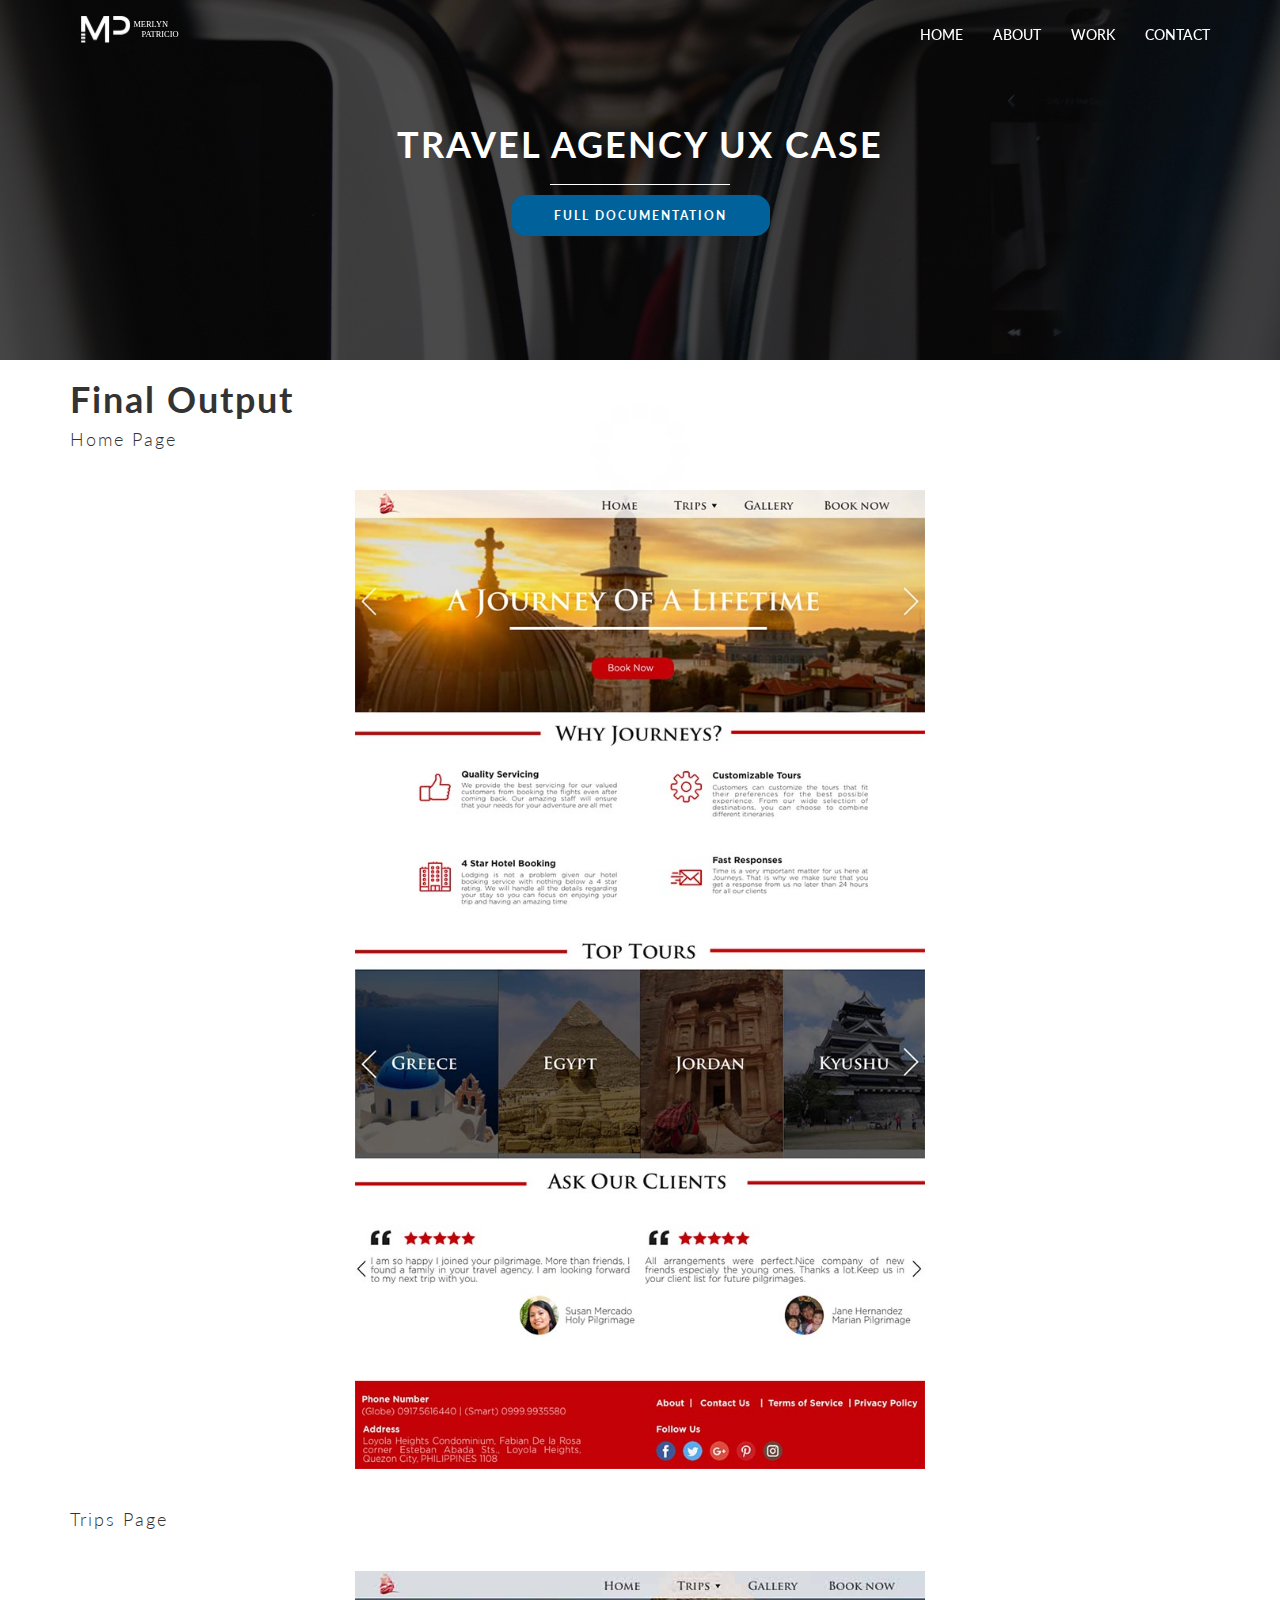
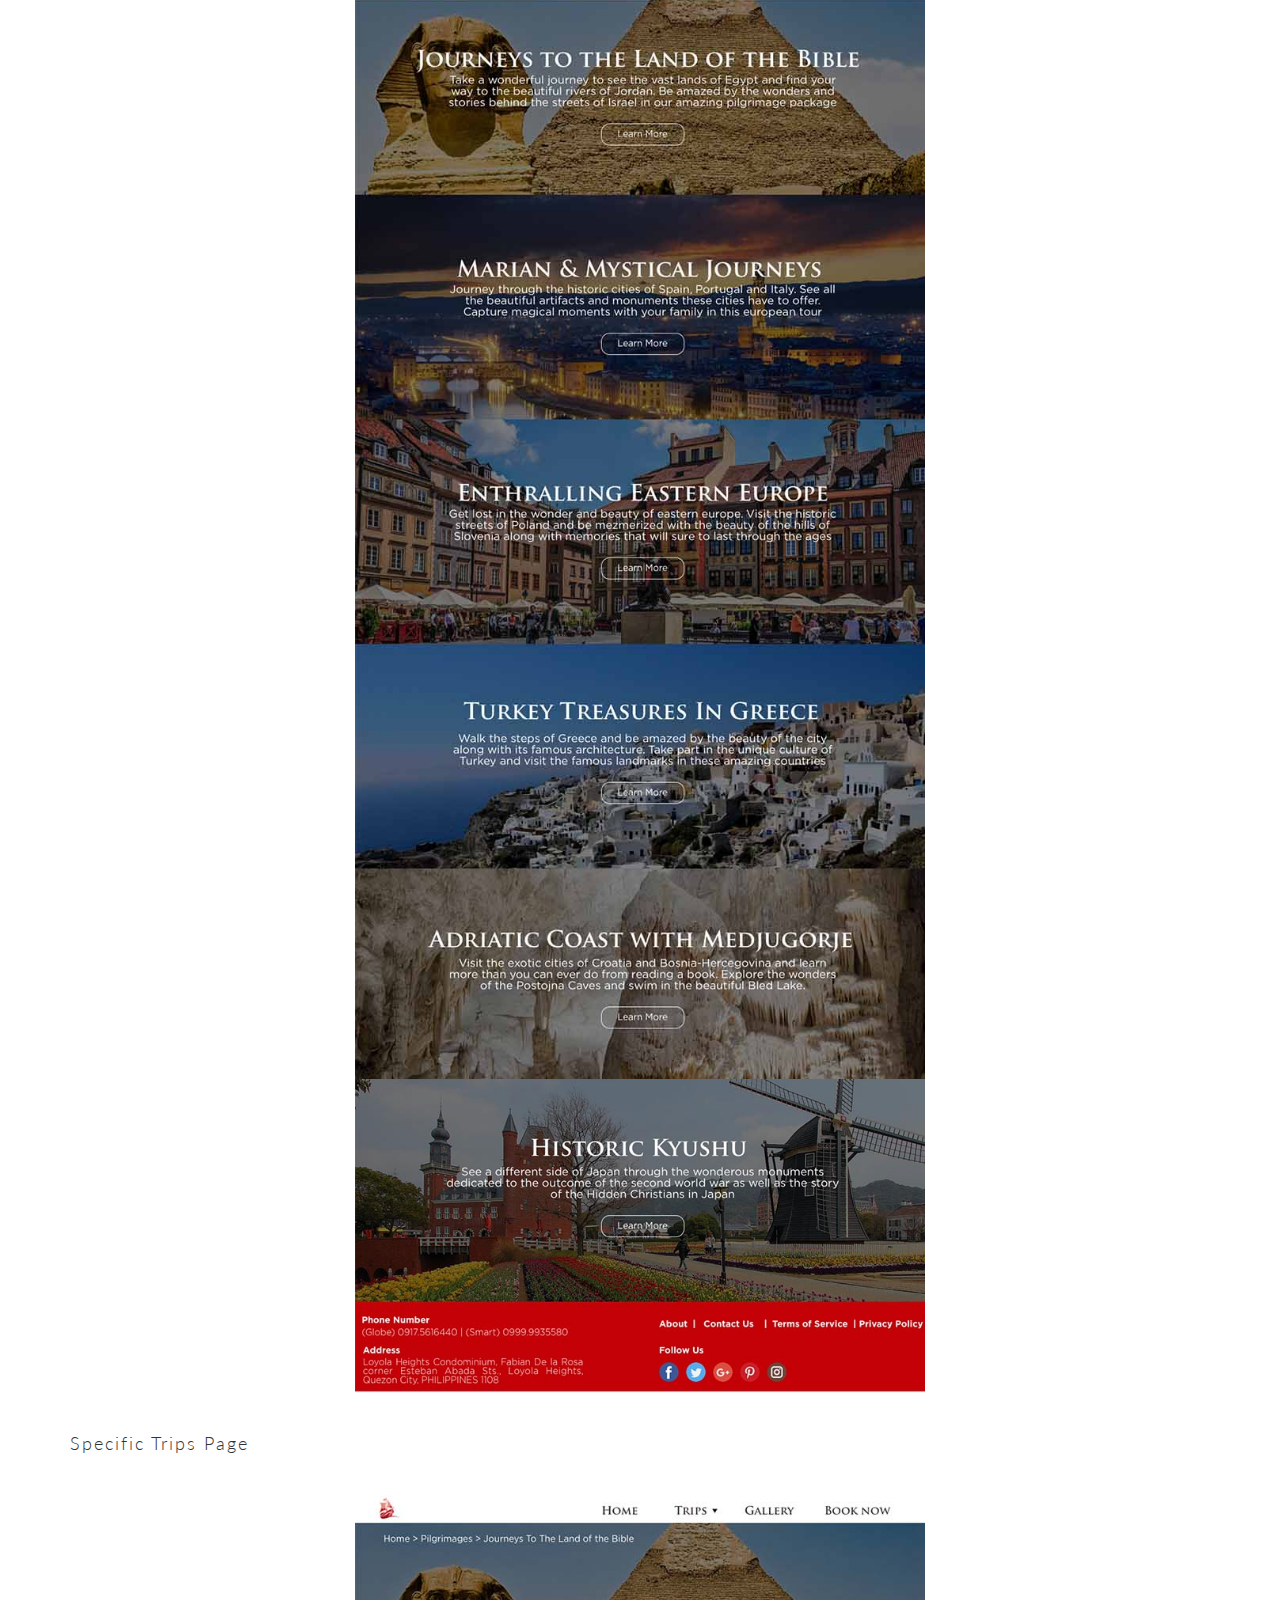
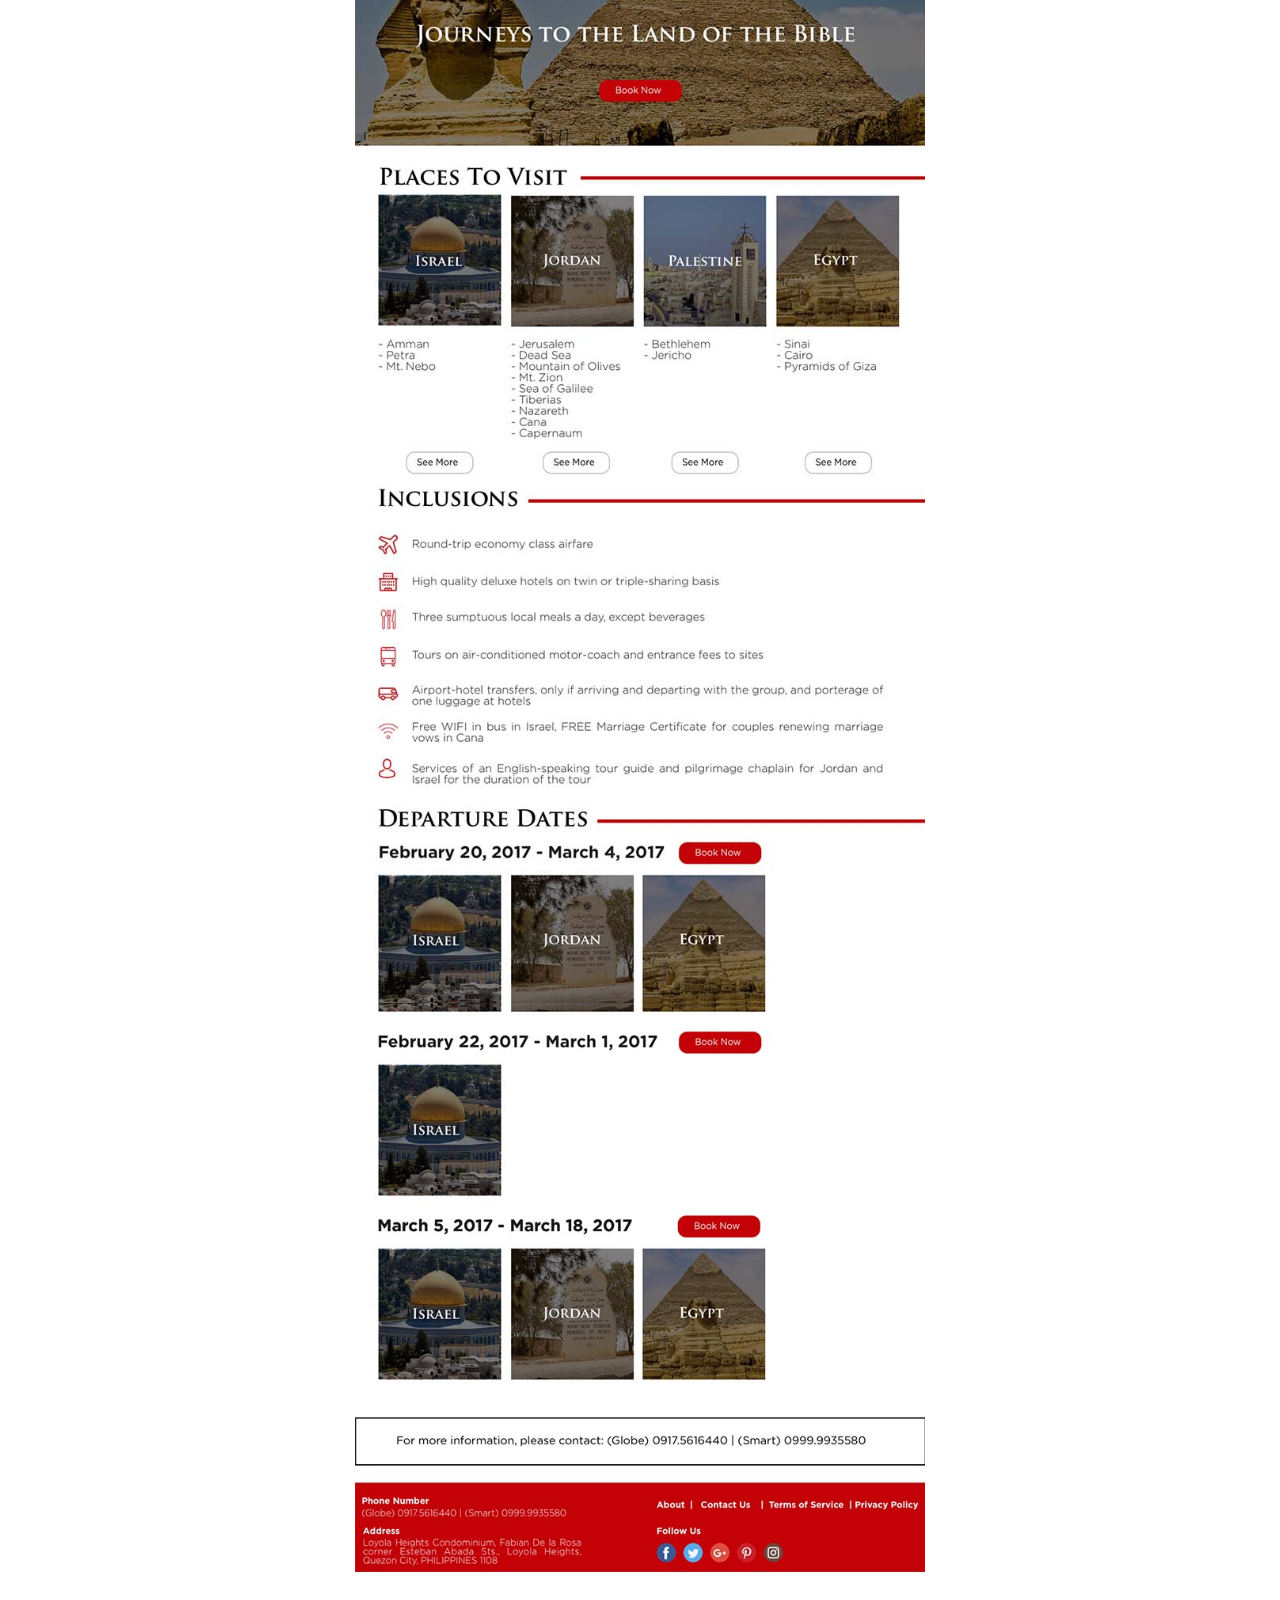
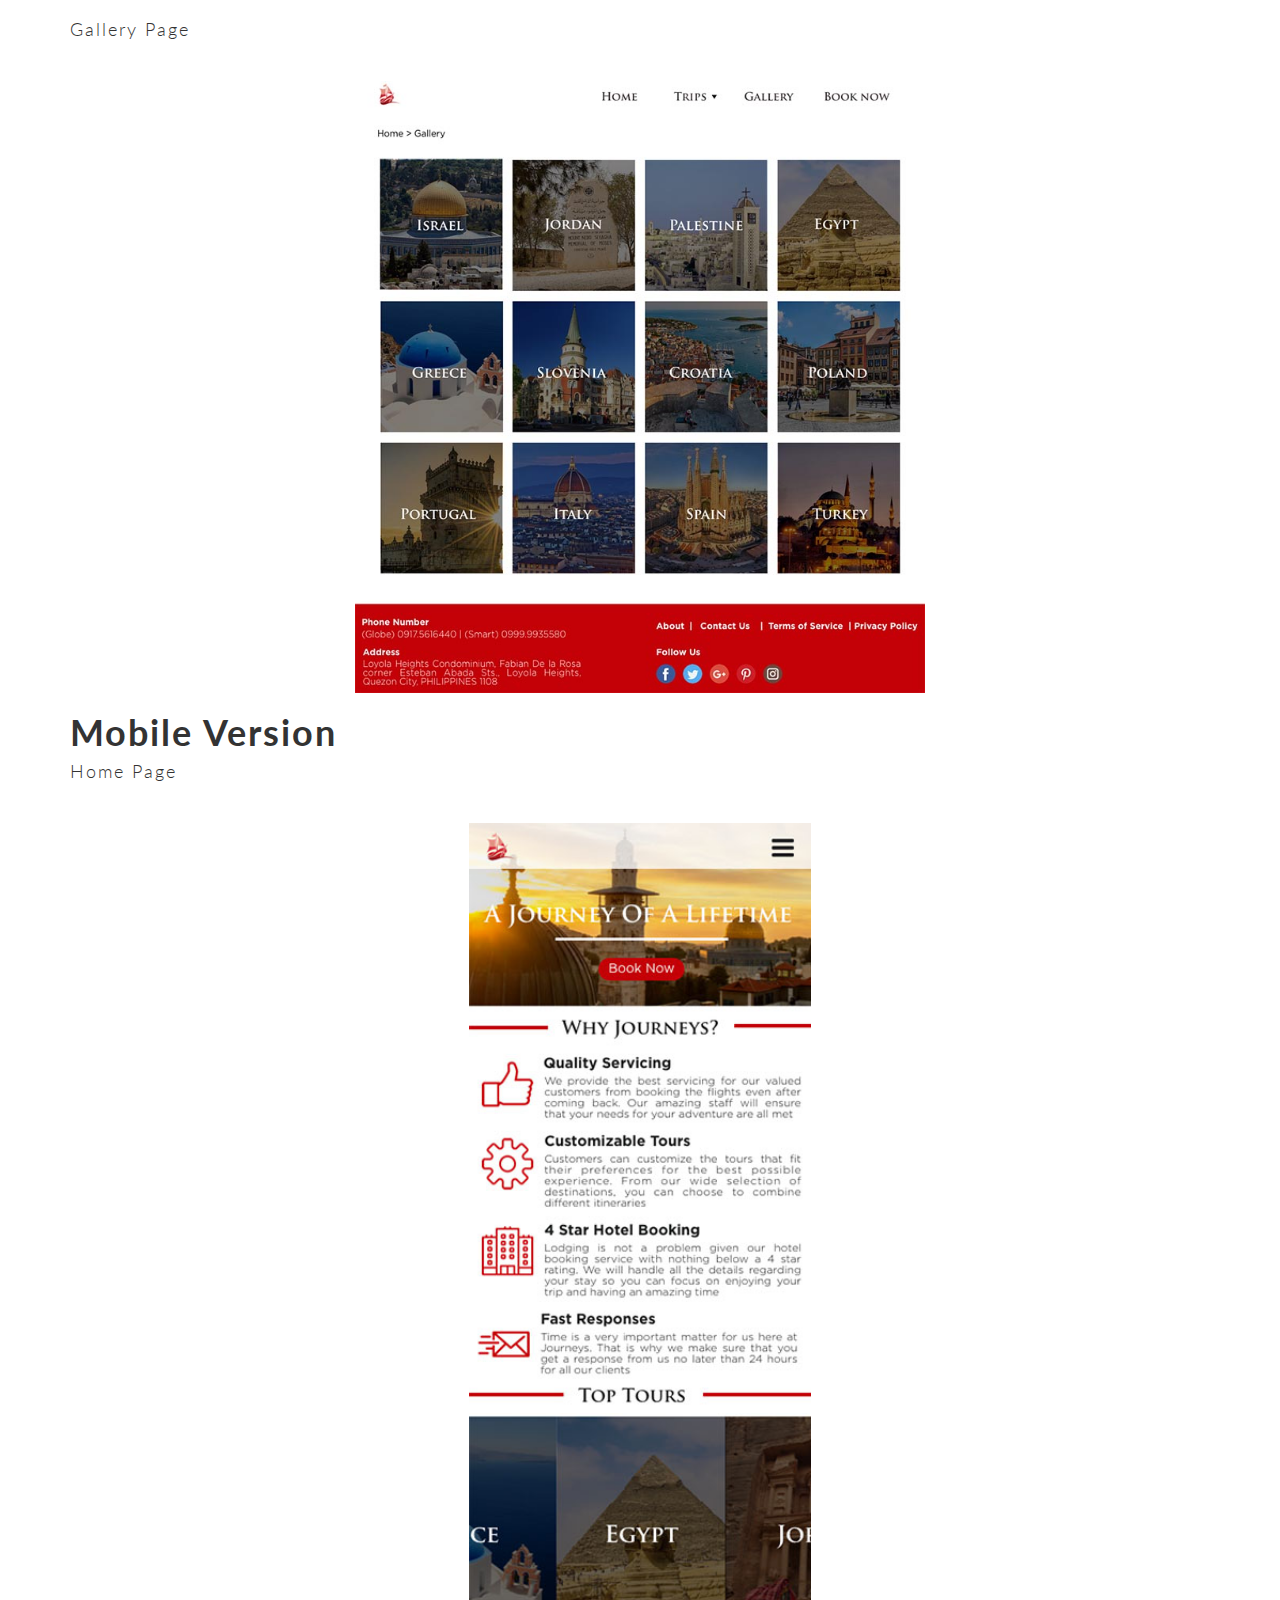
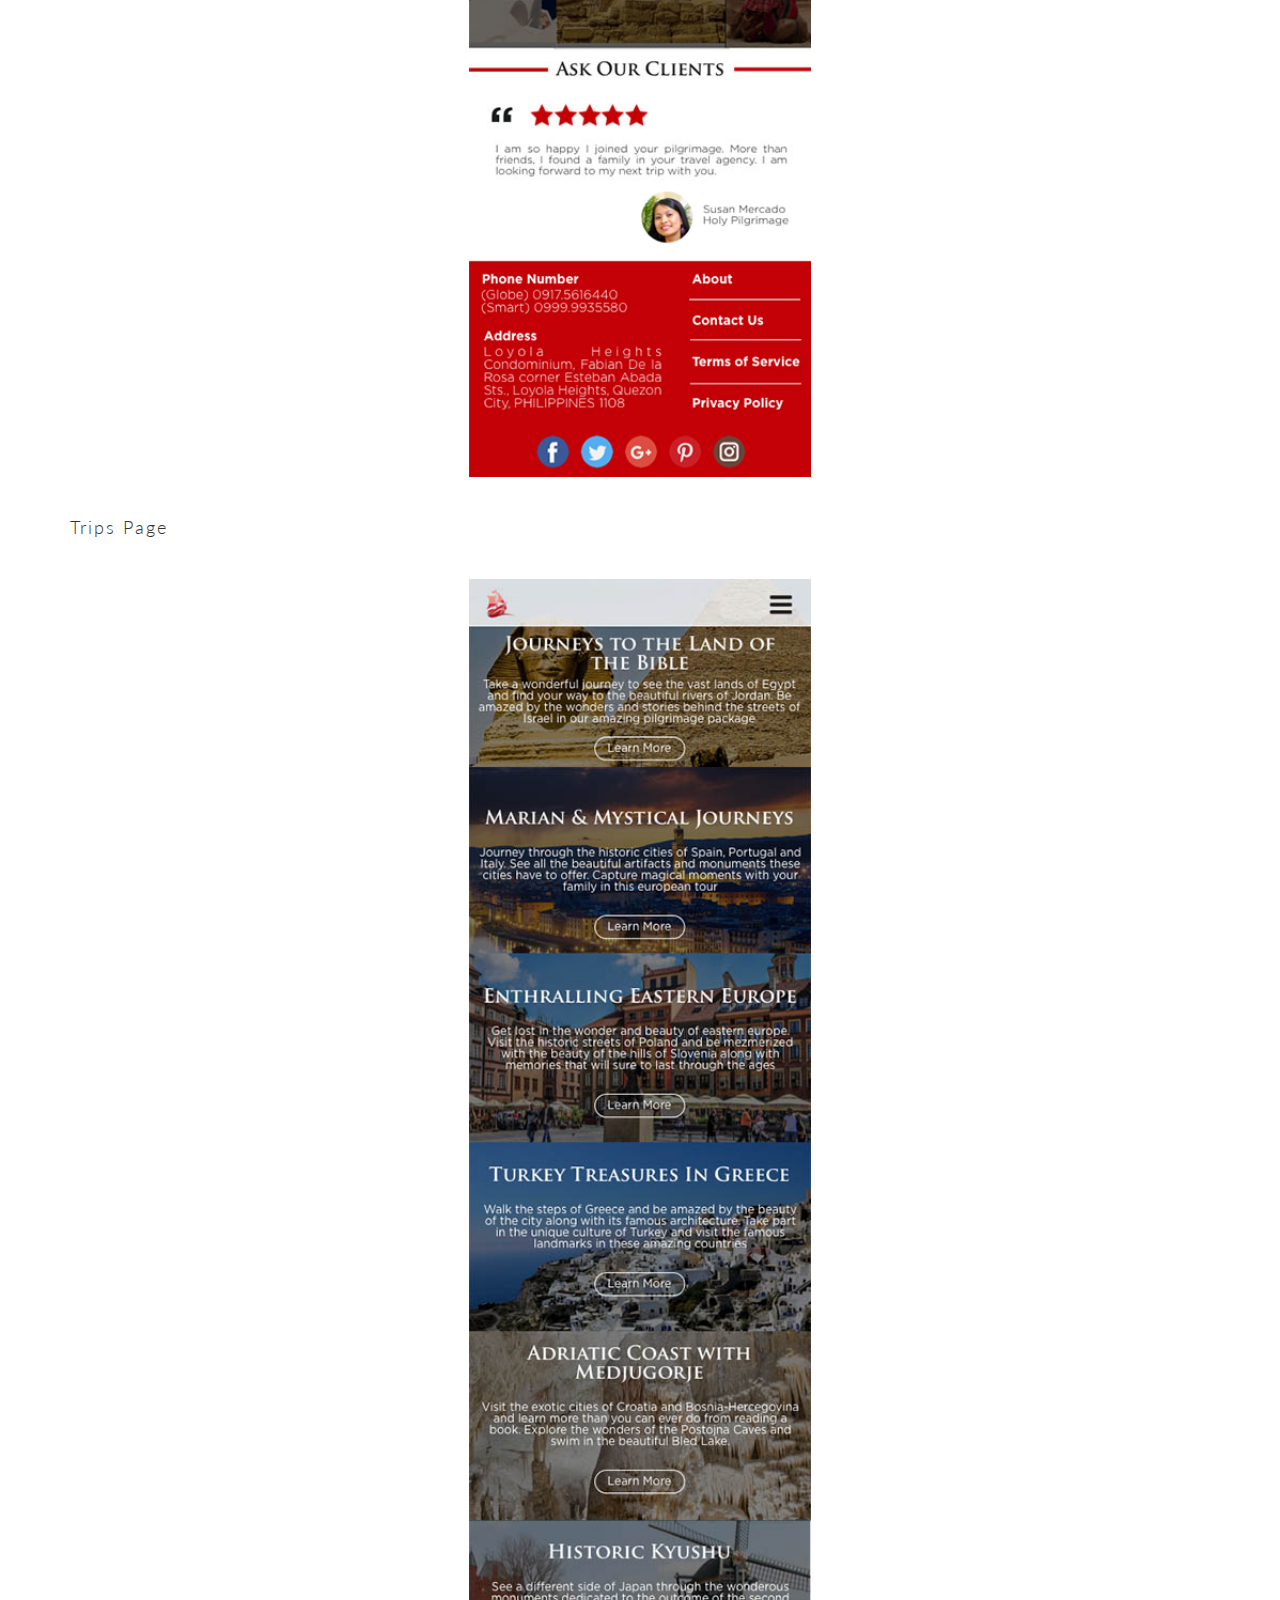
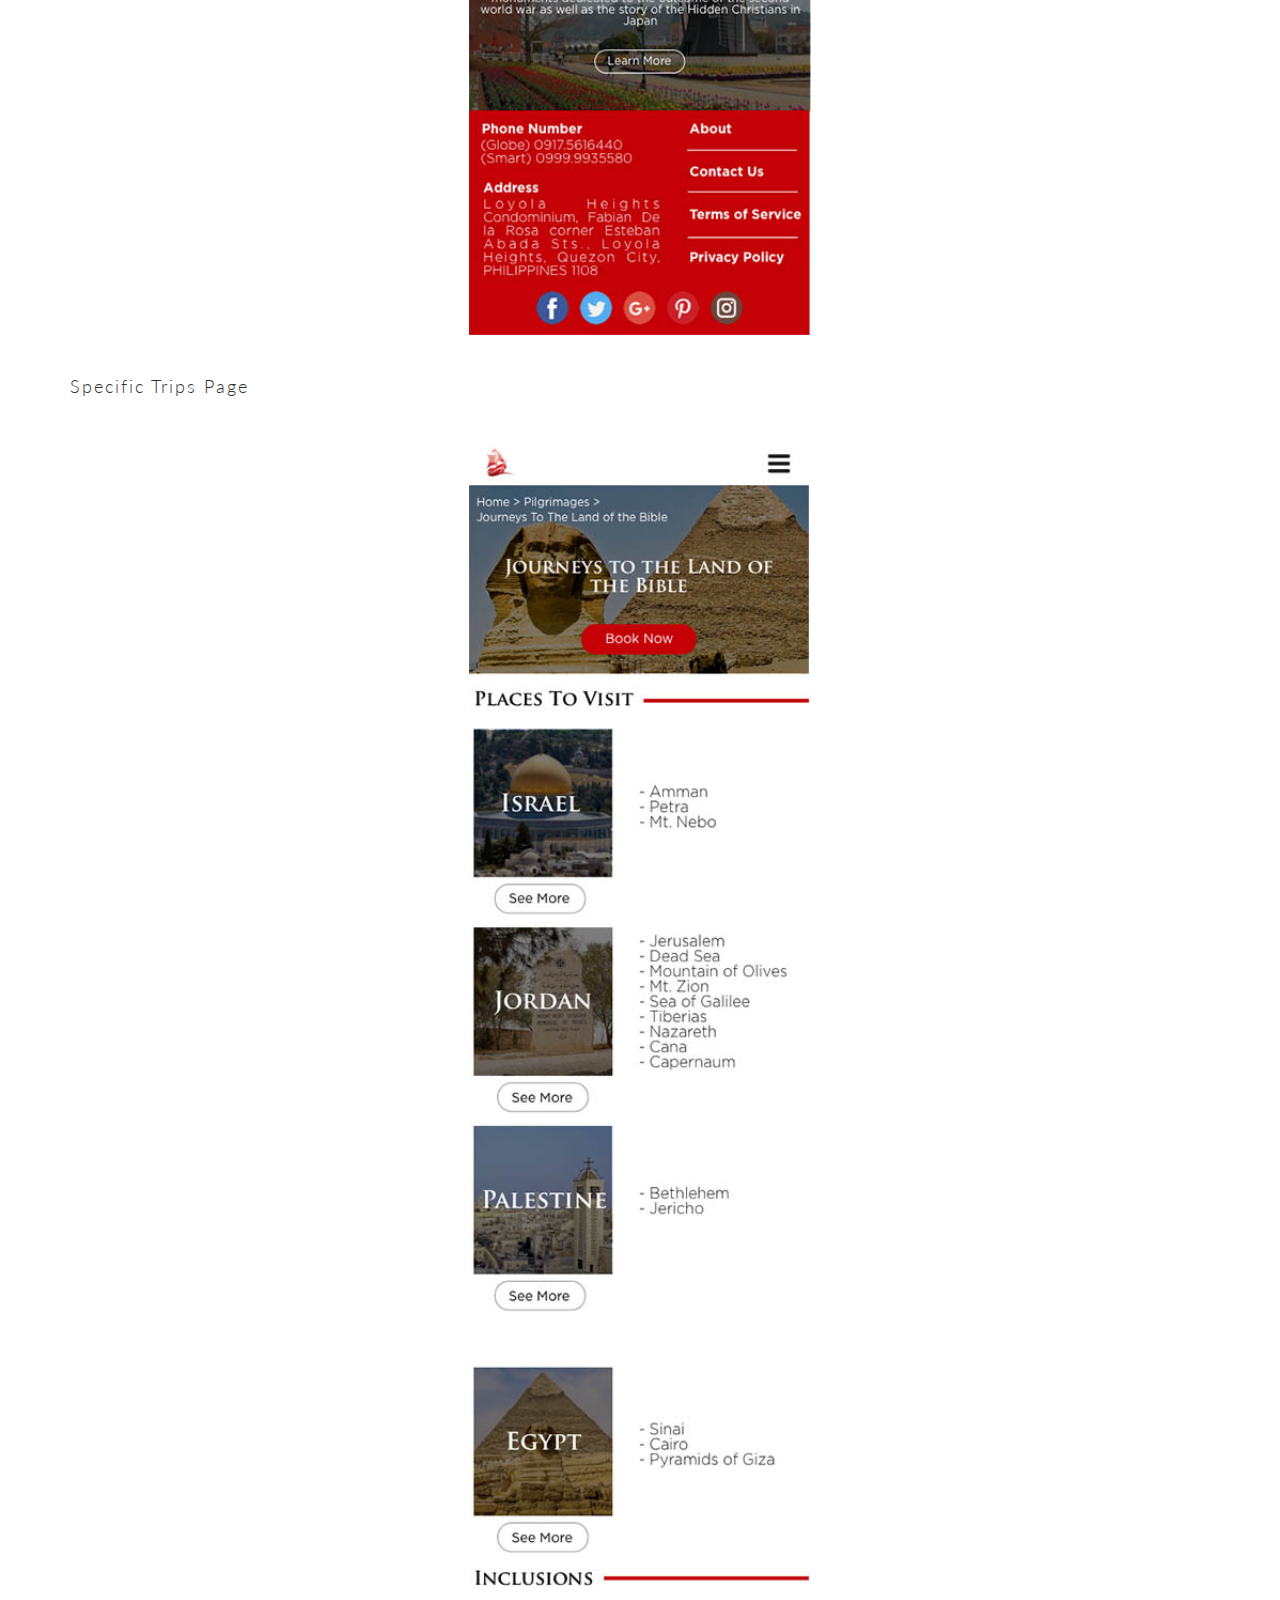
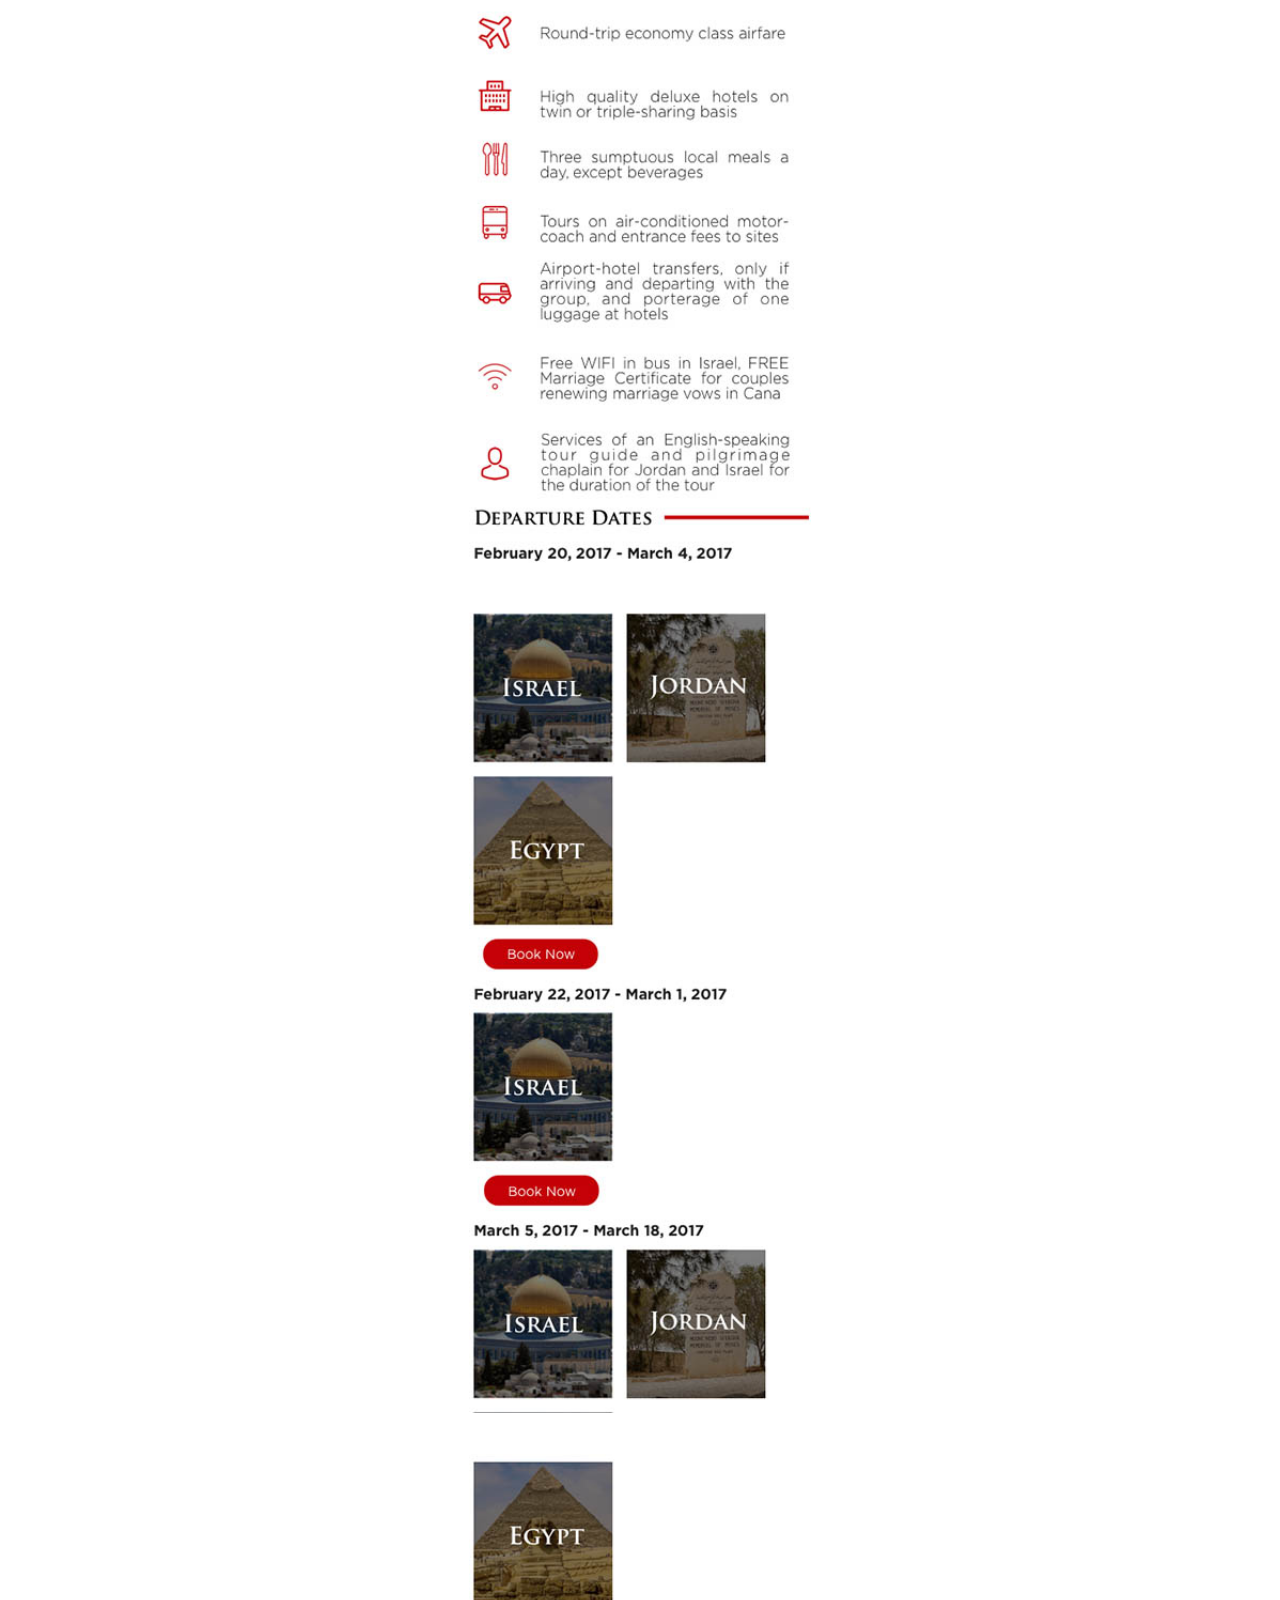
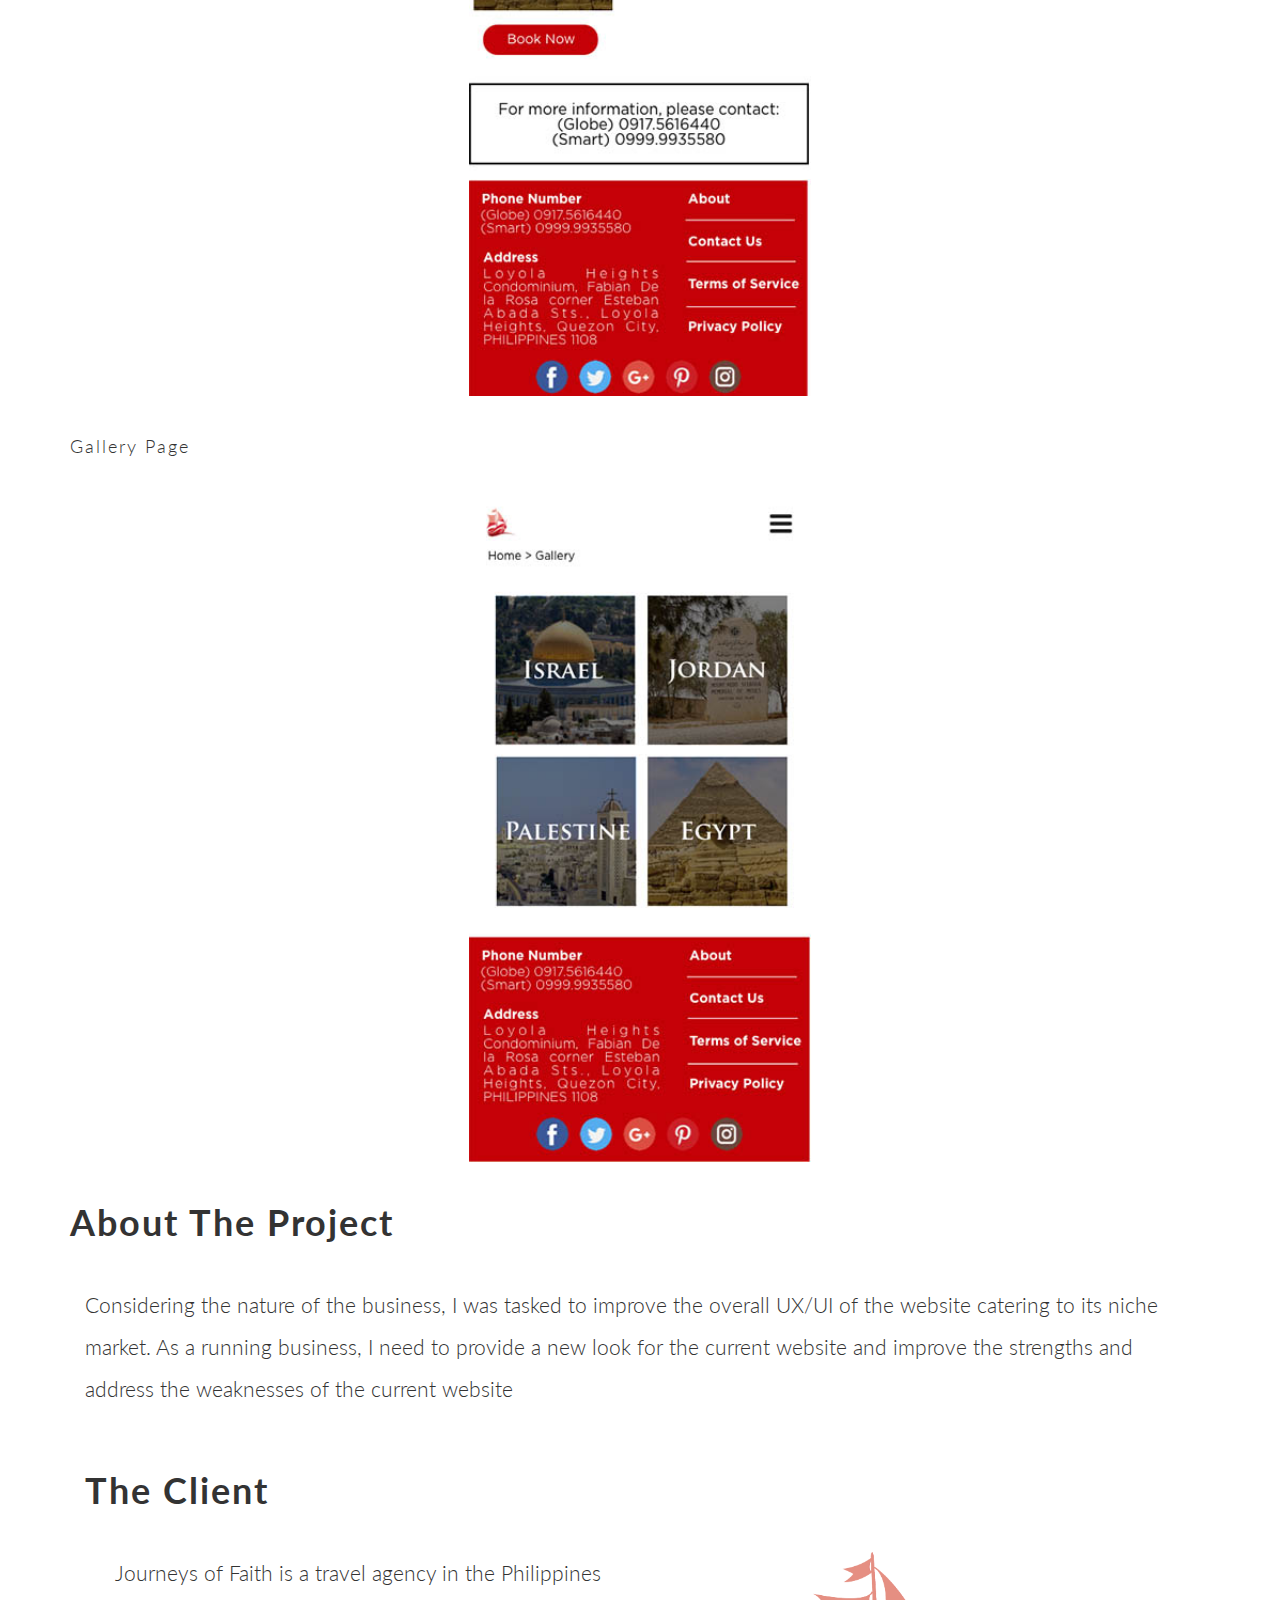
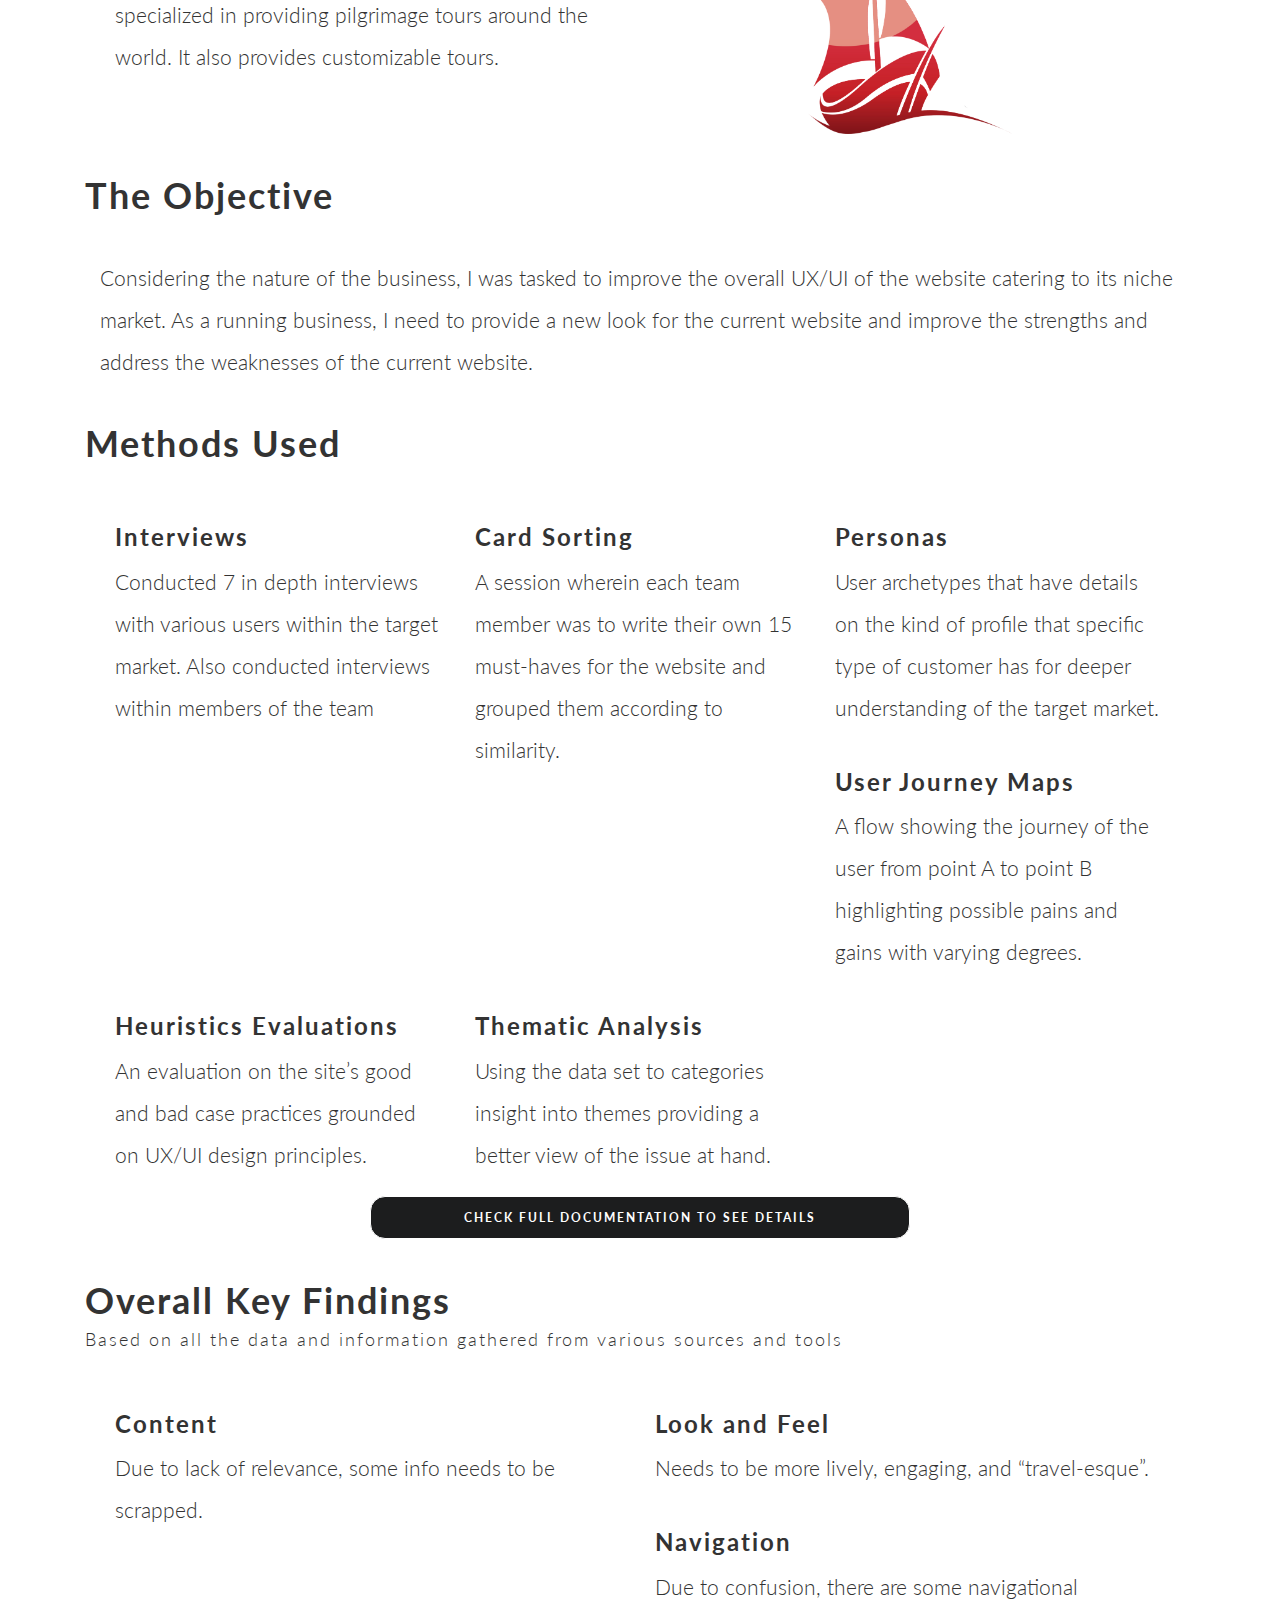
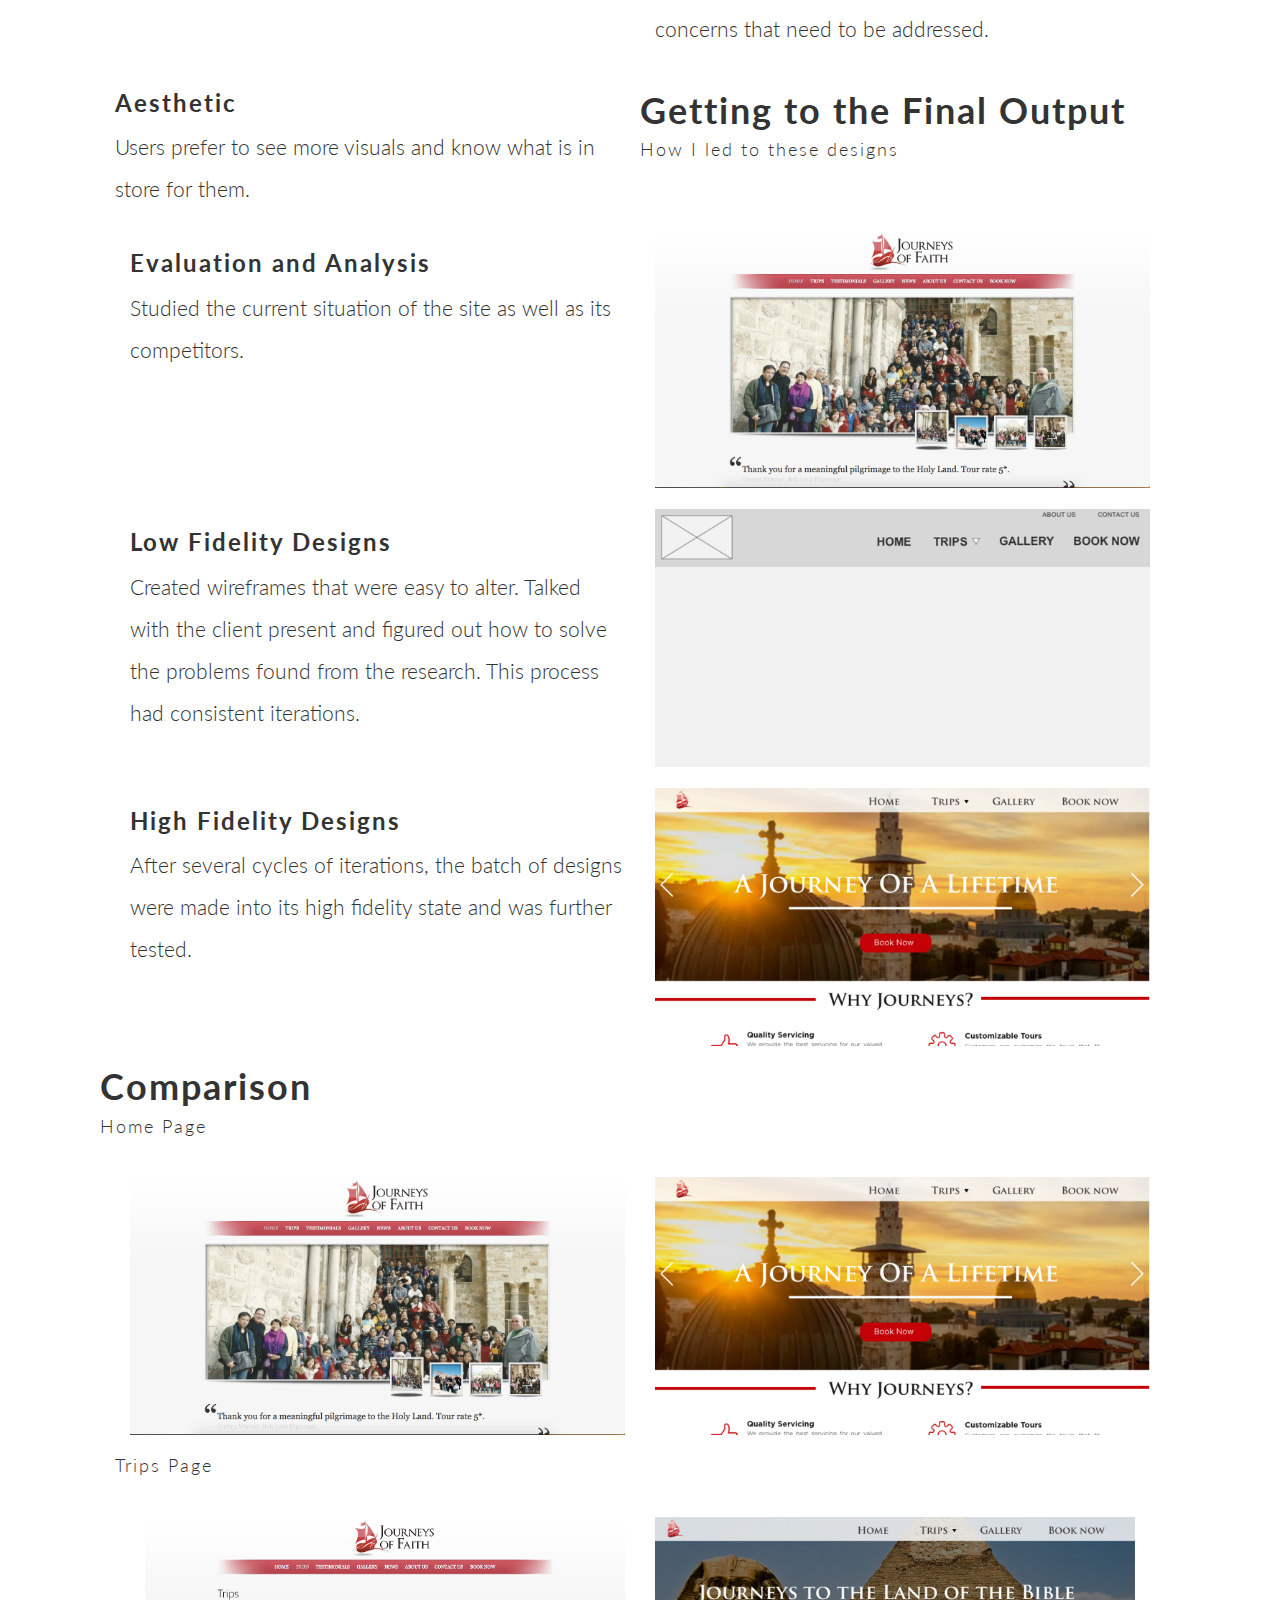
<file: journeys-of-faith.html>
<!DOCTYPE html>
<html lang="en">
<head>
	<meta charset="utf-8">
	<title> Taking Travel to the Next Level</title>
	<meta http-equiv="X-UA-Compatible" content="IE=Edge">
	<meta name="viewport" content="width=device-width, initial-scale=1">
	<meta name="keywords" content="">
	<meta name="description" content="">

<!-- Favicon -->
<link rel="shortcut icon" type="image/x-icon" href="images/shortlogo.ico" />
<!--Stylesheets-->
	<link href="https://fonts.googleapis.com/css?family=Lato:300,400,700" rel="stylesheet">
	<link rel="stylesheet" href="css/bootstrap.min.css">
	<link rel="stylesheet" href="css/font-awesome.min.css">
	<link rel="stylesheet" href="css/animate.min.css">
	<link rel="stylesheet" href="css/et-line-font.css">
	<link rel="stylesheet" href="css/nivo-lightbox.css">
	<link rel="stylesheet" href="css/nivo_themes/default/default.css">
	<link rel="stylesheet" href="css/style.css">
  <link rel="stylesheet" href="css/blogstyle.css">
	<link href='https://fonts.googleapis.com/css?family=Roboto:400,300,500' rel='stylesheet' type='text/css'>
</head>
<body data-spy="scroll" data-target=".navbar-collapse" data-offset="50">

<!-- preloader section -->
<div class="preloader">
	<div class="sk-spinner sk-spinner-circle">
       <div class="sk-circle1 sk-circle"></div>
       <div class="sk-circle2 sk-circle"></div>
       <div class="sk-circle3 sk-circle"></div>
       <div class="sk-circle4 sk-circle"></div>
       <div class="sk-circle5 sk-circle"></div>
       <div class="sk-circle6 sk-circle"></div>
       <div class="sk-circle7 sk-circle"></div>
       <div class="sk-circle8 sk-circle"></div>
       <div class="sk-circle9 sk-circle"></div>
       <div class="sk-circle10 sk-circle"></div>
       <div class="sk-circle11 sk-circle"></div>
       <div class="sk-circle12 sk-circle"></div>
    </div>
</div>

<!-- navigation section -->
<section class="navbar navbar-fixed-top custom-navbar" role="navigation">
	<div class="container">
		<div class="navbar-header">
			<button class="navbar-toggle" data-toggle="collapse" data-target=".navbar-collapse">
				<span class="icon icon-bar"></span>
				<span class="icon icon-bar"></span>
				<span class="icon icon-bar"></span>
			</button>
			<a href="http://www.merlynpatricio.com" class="navbar-brand"><img src="images/Logo.svg" id="logoimage"></a>
		</div>
		<div class="collapse navbar-collapse">
			<ul class="nav navbar-nav navbar-right">
				<li><a href="index.html" class="smoothScroll">HOME</a></li>
				<li><a href="about.html" class="smoothScroll">ABOUT</a></li>
				<li><a href="portfolio.html" class="smoothScroll">WORK</a></li>
				<li><a href="contact.html" class="smoothScroll">CONTACT</a></li>
			</ul>
		</div>
	</div>
</section>

<!-- Button Top -->
<button onclick="topFunction()" id="myBtn" title="Go to top">
<i class="fa fa-chevron-up fa-2x" aria-hidden="true"></i></button>

<!-- atf section -->
<section id="blogjof">
  <div class="container">
    <div class="row">
      <div class="col-md-12 col-sm-12">
        <h1> TRAVEL AGENCY UX CASE </h1>
        <hr>
        <a class="btn-blog" href="https://drive.google.com/open?id=0B3RCcCNEvdYqNkxMa0NhZkpkZzg" target = "_blank">FULL DOCUMENTATION</a>
      </div>
    </div>
  </div>    
</section>

<!-- Page Content -->
   <!-- Page Content -->
    <div class="container">
      <div class="row">
        <div class="col-lg-12">
          <h1 class="mt-4">Final Output</h1>
          <h4 class="mt-4">Home Page</h4>
          <hr>
          <img class="col-lg 12" id="desktop" src="images/jof/desktop.jpg" alt="job interview image">
          <hr>
          <h4 class="mt-4">Trips Page</h4>
          <hr>
          <img class="col-lg 12" id="desktop" src="images/jof/desktop2.jpg" alt="job interview image">
          <img class="col-lg 12" id="desktop" src="images/jof/desktop3.jpg" alt="job interview image">
          <hr>
          <h4 class="mt-4">Specific Trips Page</h4>
          <hr>
          <img class="col-lg 12" id="desktop" src="images/jof/desktop4.jpg" alt="job interview image">
          <img class="col-lg 12" id="desktop" src="images/jof/desktop5.jpg" alt="job interview image">
          <hr>
          <h4 class="mt-4">Gallery Page</h4>
          <hr>
          <img class="col-lg 12" id="desktop" src="images/jof/desktop6.jpg" alt="job interview image">
          <h1 class="mt-4">Mobile Version</h1>
          <h4 class="mt-4">Home Page</h4>
          <hr>
          <img class="col-lg 12" id="mobile" src="images/jof/mobile.jpg" alt="job interview image">
          <img class="col-lg 12" id="mobile" src="images/jof/mobile2.jpg" alt="job interview image">
          <hr>
          <h4 class="mt-4">Trips Page</h4>
          <hr>
          <img class="col-lg 12" id="mobile" src="images/jof/mobile3.jpg" alt="job interview image">
            <img class="col-lg 12" id="mobile" src="images/jof/mobile4.jpg" alt="job interview image">
            <hr>
          <h4 class="mt-4">Specific Trips Page</h4>
          <hr>
          <img class="col-lg 12" id="mobile" src="images/jof/mobile5.jpg" alt="job interview image">
            <hr>
            <img class="col-lg 12" id="mobile" src="images/jof/mobile6.jpg" alt="job interview image">
            <hr>
            <img class="col-lg 12" id="mobile" src="images/jof/mobile7.jpg" alt="job interview image">
            <hr>
            <img class="col-lg 12" id="mobile" src="images/jof/mobile8.jpg" alt="job interview image">
            <hr>
          <h4 class="mt-4">Gallery Page</h4>
          <hr>
          <img class="col-lg 12" id="mobile" src="images/jof/mobile9.jpg" alt="job interview image">
            <hr>
          <h1 class="mt-4">About The Project</h1>
            <hr>
            <div class="col-lg-12 col-lg-sm 12">
            <p class="lead">Considering the nature of the business, I was tasked to improve the overall UX/UI of the website catering to its niche market. As a running business, I need to provide a new look for the current website and improve the strengths and address the weaknesses of the current website </p>
          </div>

          <div class="col-lg-12 col-sm-12">
            <hr>
          <h1 class="mt-4">The Client</h1>
            <hr>
            <div class="col-lg-12 col-lg-sm 12">
            <div class="col-lg-6 col-lg-sm 12">
            <p class="lead">Journeys of Faith is a travel agency in the Philippines specialized in providing pilgrimage tours around the world. It also provides customizable tours.</p>
            </div>
          <div class="col-lg-6 col-lg-sm 12">
            <img class="col-lg 12" id="jofscreen" src="images/jof/joflogo.png" alt="job interview image">
          </div>
          </div>
          <hr>
           <hr>
          <h1 class="mt-4">The Objective</h1>
            <hr>
            <div class="col-lg-12 col-lg-sm 12">
            <p class="lead">Considering the nature of the business, I was tasked to improve the overall UX/UI of the website catering to its niche market. As a running business, I need to provide a new look for the current website and improve the strengths and address the weaknesses of the current website.</p>
            </div>
          <hr>
          <h1 class="mt-4">Methods Used</h1>
          <hr>
          <div class="col-lg-12 col-lg-sm 12">
            <div class="col-lg-4 col-lg-sm 12">
              <h3> Interviews </h3>
              <p class="lead">Conducted 7 in depth interviews with various users within the target market. Also conducted interviews within members of the team </p>
            </div>
            <div class="col-lg-4 col-lg-sm 12">
              <h3> Card Sorting </h3>
              <p class="lead">A session wherein each team member was to write their own 15 must-haves for the website and grouped them according to similarity. </p>
            </div>
            <div class="col-lg-4 col-lg-sm 12">
              <h3> Personas</h3>
              <p class="lead"> User archetypes that have details on the kind of profile that specific type of customer has for deeper understanding of the target market. </p>
            </div>
            <div class="col-lg-4 col-lg-sm 12">
              <h3> User Journey Maps</h3>
              <p class="lead"> A flow showing the journey of the user from point A to point B highlighting possible pains and gains with varying degrees. </p>
            </div>
            <div class="col-lg-4 col-lg-sm 12">
              <h3> Heuristics Evaluations</h3>
              <p class="lead"> An evaluation on the site’s good and bad case practices grounded on UX/UI design principles. </p>
            </div>
            <div class="col-lg-4 col-lg-sm 12">
              <h3> Thematic Analysis</h3>
              <p class="lead"> Using the data set to categories insight into themes providing a better view of the issue at hand. </p>
            </div>
          </div>
          <div class="col-lg-12 col-lg-sm 12">
              <a class="btn-content" href="https://drive.google.com/open?id=0B3RCcCNEvdYqNkxMa0NhZkpkZzg" target = "_blank">CHECK FULL DOCUMENTATION TO SEE DETAILS</a>
          </div>
           <hr>
           <hr>
           <h1 class="mt-4">Overall Key Findings</h1>
           <h4 class="mt-4">Based on all the data and information gathered from various sources and tools </h4>
           <hr>
           <div class="col-lg-12 col-lg-sm 12">
            <div class="col-lg-6 col-lg-sm 12">
              <h3> Content </h3>
              <p class="lead">Due to lack of relevance, some info needs to be scrapped. </p>
            </div>
            <div class="col-lg-6 col-lg-sm 12">
              <h3> Look and Feel </h3>
              <p class="lead">Needs to be more lively, engaging, and “travel-esque”. </p>
            </div>
            <div class="col-lg-6 col-lg-sm 12">
              <h3> Navigation </h3>
              <p class="lead">Due to confusion, there are some navigational concerns that need to be addressed.  </p>
            </div>
            <div class="col-lg-6 col-lg-sm 12">
              <h3> Aesthetic </h3>
              <p class="lead">Users prefer to see more visuals and know what is in store for them. </p>
            </div>
            <hr>
           <h1 class="mt-4">Getting to the Final Output</h1>
           <h4 class="mt-4">How I led to these designs </h4>
           <hr>
           <div class="col-lg-12 col-lg-sm 12">
            <div class="col-lg-6 col-lg-sm 12">
              <h3> Evaluation and Analysis </h3>
              <p class="lead">Studied the current situation of the site as well as its competitors. </p>
            </div>
            <div class="col-lg-6 col-lg-sm 12">
              <img class="col-lg 12" id="jofshots" src="images/jof/screens.png" alt="job interview image">
            </div>
            <hr>
            <div class="col-lg-6 col-lg-sm 12">
              <h3> Low Fidelity Designs </h3>
              <p class="lead">Created wireframes that were easy to alter. Talked with the client present and figured out how to solve the problems found from the research. This process had consistent iterations. </p>
            </div>
                        <div class="col-lg-6 col-lg-sm 12">
              <img class="col-lg 12" id="jofshots" src="images/jof/wireframe.jpg" alt="job interview image">
            </div>
            <hr>
            <div class="col-lg-6 col-lg-sm 12">
              <h3> High Fidelity Designs </h3>
              <p class="lead">After several cycles of iterations, the batch of designs were made into its high fidelity state and was further tested. </p>
            </div>
            <div class="col-lg-6 col-lg-sm 12">
              <img class="col-lg 12" id="jofshots" src="images/jof/screens2.png" alt="job interview image">
            </div>
            <hr>
          </div>
           <h1 class="mt-4">Comparison</h1>
           <h4> Home Page </h4>
           <hr>
           <div class="col-lg-12 col-lg-sm 12">
            <div class="col-lg-6 col-lg-sm 12">
              <img class="col-lg 12" id="jofshots" src="images/jof/screens.png" alt="job interview image">
            </div>
            <div class="col-lg-6 col-lg-sm 12">
              <img class="col-lg 12" id="jofshots" src="images/jof/screens2.png" alt="job interview image">
            </div>
            <hr>
            <h4> Trips Page </h4>
            <hr>
            <div class="col-lg-12 col-lg-sm 12">
            <div class="col-lg-6 col-lg-sm 12">
              <img class="col-lg 12" id="jofshots" src="images/jof/screens3.png" alt="job interview image">
            </div>
            <div class="col-lg-6 col-lg-sm 12">
              <img class="col-lg 12" id="jofshots" src="images/jof/screens4.png" alt="job interview image">
            </div>
            <hr>
            <h4> Specific Trips Page </h4>
            <hr>
            <div class="col-lg-12 col-lg-sm 12">
            <div class="col-lg-6 col-lg-sm 12">
              <img class="col-lg 12" id="jofshots" src="images/jof/screens5.png" alt="job interview image">
            </div>
            <div class="col-lg-6 col-lg-sm 12">
              <img class="col-lg 12" id="jofshots" src="images/jof/screens6.png" alt="job interview image">
            </div>
          <hr>
          <h4> Gallery Page </h4>
            <hr>
            <div class="col-lg-12 col-lg-sm 12">
            <div class="col-lg-6 col-lg-sm 12">
              <img class="col-lg 12" id="jofshots" src="images/jof/screens7.png" alt="job interview image">
            </div>
            <div class="col-lg-6 col-lg-sm 12">
              <img class="col-lg 12" id="jofshots" src="images/jof/screens8.png" alt="job interview image">
            </div>
          <hr>
          <h4> Contact Us Page </h4>
            <hr>
            <div class="col-lg-12 col-lg-sm 12">
            <div class="col-lg-6 col-lg-sm 12">
              <img class="col-lg 12" id="jofshots" src="images/jof/screens9.png" alt="job interview image">
            </div>
            <div class="col-lg-6 col-lg-sm 12">
              <img class="col-lg 12" id="jofshots" src="images/jof/screens10.png" alt="job interview image">
            </div>
          <hr>
          <hr>
          <div class="col-lg-12 col-lg-sm 12">
            <p> *All information appearing in this work is referred to the corresponding websites where I found them. For more information, please check <a href="https://drive.google.com/open?id=0B3RCcCNEvdYqNkxMa0NhZkpkZzg" target = "_blank"> full documentation</p>
              <hr>
          </div>
    </div>

<!-- footer section -->
<footer>
	<div class="container">
		<div class="row">
			<div class="col-md-12 col-sm-12">
        <h4> CONTACT INFORMATION </h4>
        <p id ="contacts">+63 998 995 1707 | hello@merlynpatricio.com | Filinvest 1, Quezon City, PH </p>
				<ul class="social-icon">
					<li><a href="https://www.facebook.com/merlynanthony.patricio" target="_blank" class="fa fa-facebook wow fadeIn" data-wow-delay="0.3s"></a></li>
					<li><a href="https://twitter.com/MerlynPatricio" target="_blank" class="fa fa-twitter wow fadeIn" data-wow-delay="0.6s"></a></li>
					<li><a href="https://linkedin.com/in/mpatricio" target="_blank" class="fa fa-linkedin wow fadeIn " data-wow-delay="0.9s"></a></li>
					<li><a href="https://github.com/merlynpatricio24" target="_blank" class="fa fa-github wow fadeIn " data-wow-delay="0.9s"></a></li>
				</ul>
				<p> DESIGNED AND CODED BY <span id="spiel"> MERLYN PATRICIO </span> </p>
			</div>
		</div>
	</div>
</footer>


<script src="js/jquery.js"></script>
<script src="js/bootstrap.min.js"></script>
<script src="js/smoothscroll.js"></script>
<script src="js/isotope.js"></script>
<script src="js/imagesloaded.min.js"></script>
<script src="js/nivo-lightbox.min.js"></script>
<script src="js/jquery.backstretch.min.js"></script>
<script src="js/wow.min.js"></script>
<script src="js/custom.js"></script>
<script src="http://code.jquery.com/jquery-3.2.1.js"></script>
<script src="js/typed.js"></script>
<script type ="text/javascript">
	$(function(){
		$(".type").typed({
			strings: [
			"People And Ideas",
			"Business and Users",
			"Strategy and Creativity",
			"Planning and Delivery",
			"Design and Technology"

			],
			typeSpeed: 80,
			backDelay: 900,
			loop:true
			
		})

	})
	</script>

	<!-- Google Analytics -->
<script>
  (function(i,s,o,g,r,a,m){i['GoogleAnalyticsObject']=r;i[r]=i[r]||function(){
  (i[r].q=i[r].q||[]).push(arguments)},i[r].l=1*new Date();a=s.createElement(o),
  m=s.getElementsByTagName(o)[0];a.async=1;a.src=g;m.parentNode.insertBefore(a,m)
  })(window,document,'script','https://www.google-analytics.com/analytics.js','ga');

  ga('create', 'UA-101723136-1', 'auto');
  ga('send', 'pageview');

</script>

<script>

// When the user scrolls down 20px from the top of the document, show the button
window.onscroll = function() {scrollFunction()};

function scrollFunction() {
    if (document.body.scrollTop > 20 || document.documentElement.scrollTop > 20) {
        document.getElementById("myBtn").style.display = "block";
    } else {
        document.getElementById("myBtn").style.display = "none";
    }
}

// When the user clicks on the button, scroll to the top of the document
function topFunction() {
    document.body.scrollTop = 0;
    document.documentElement.scrollTop = 0;
}

</script>


</body>
</html>
</file>
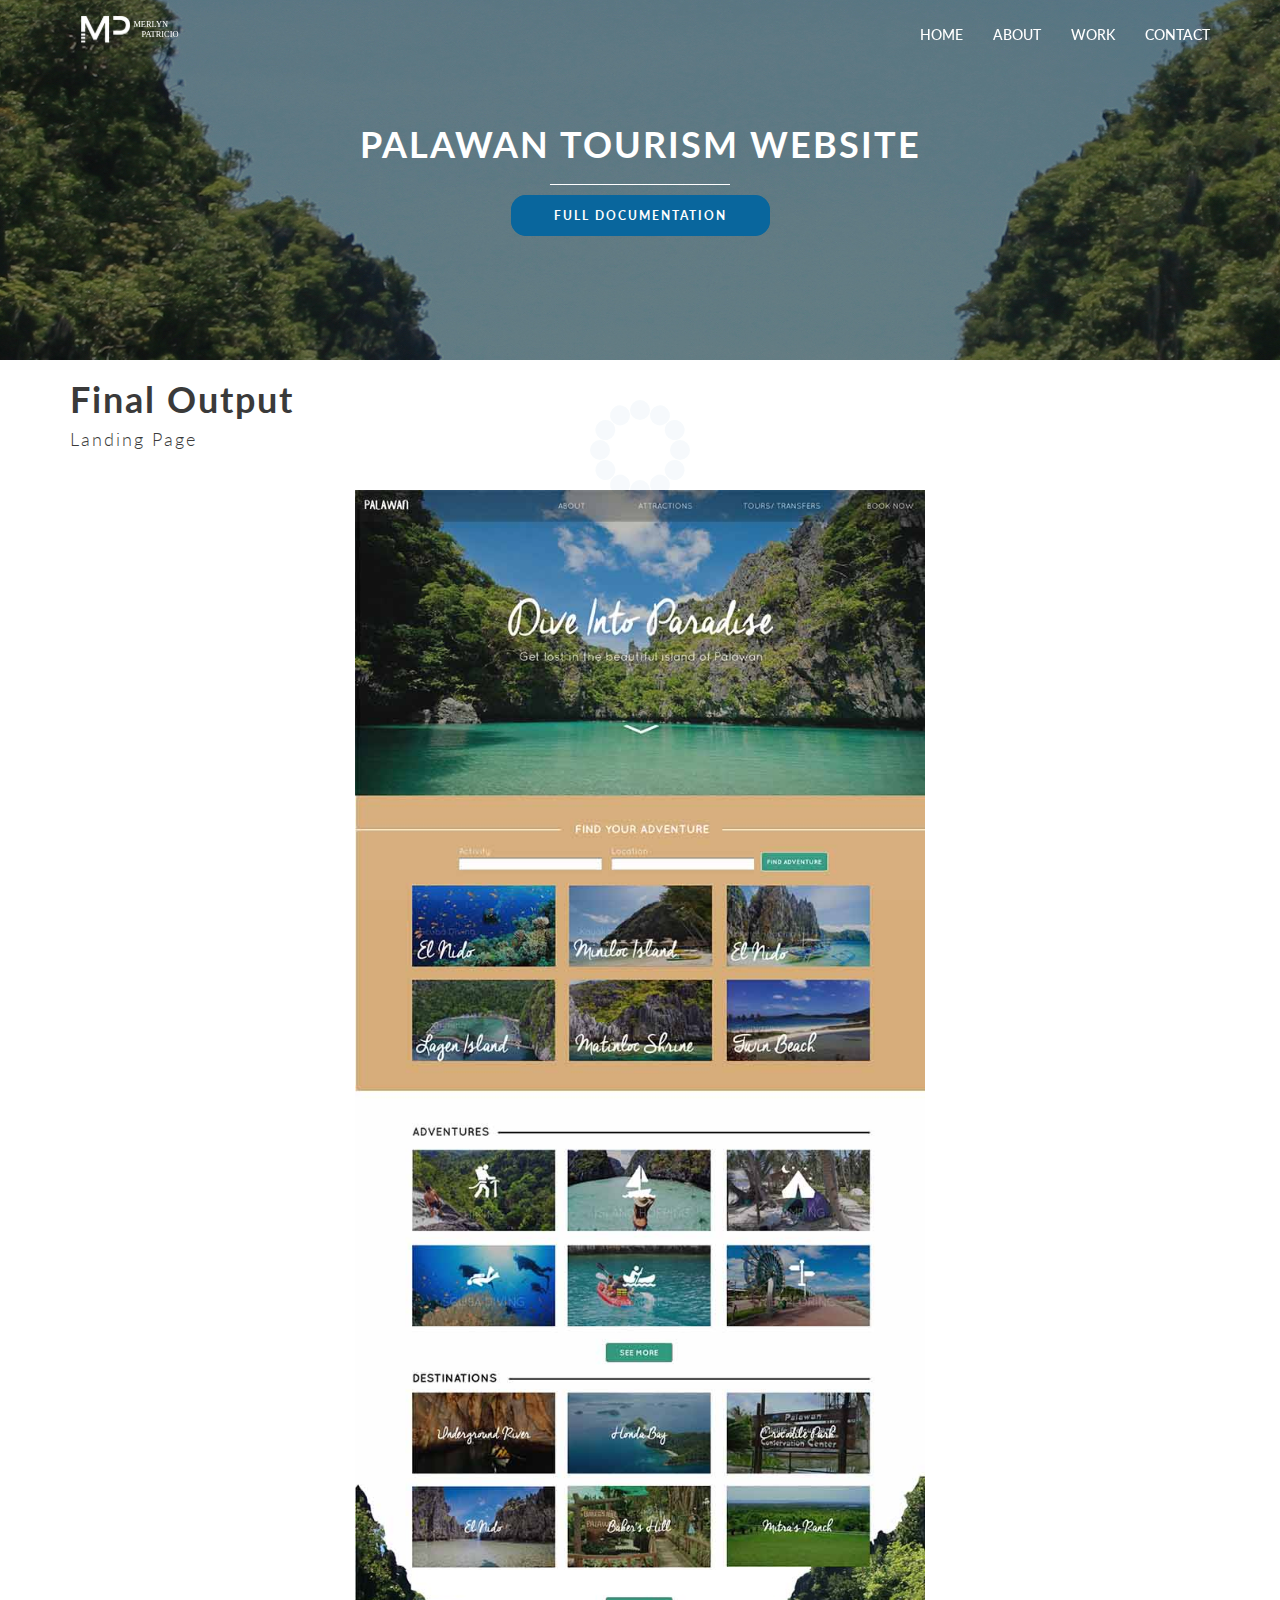
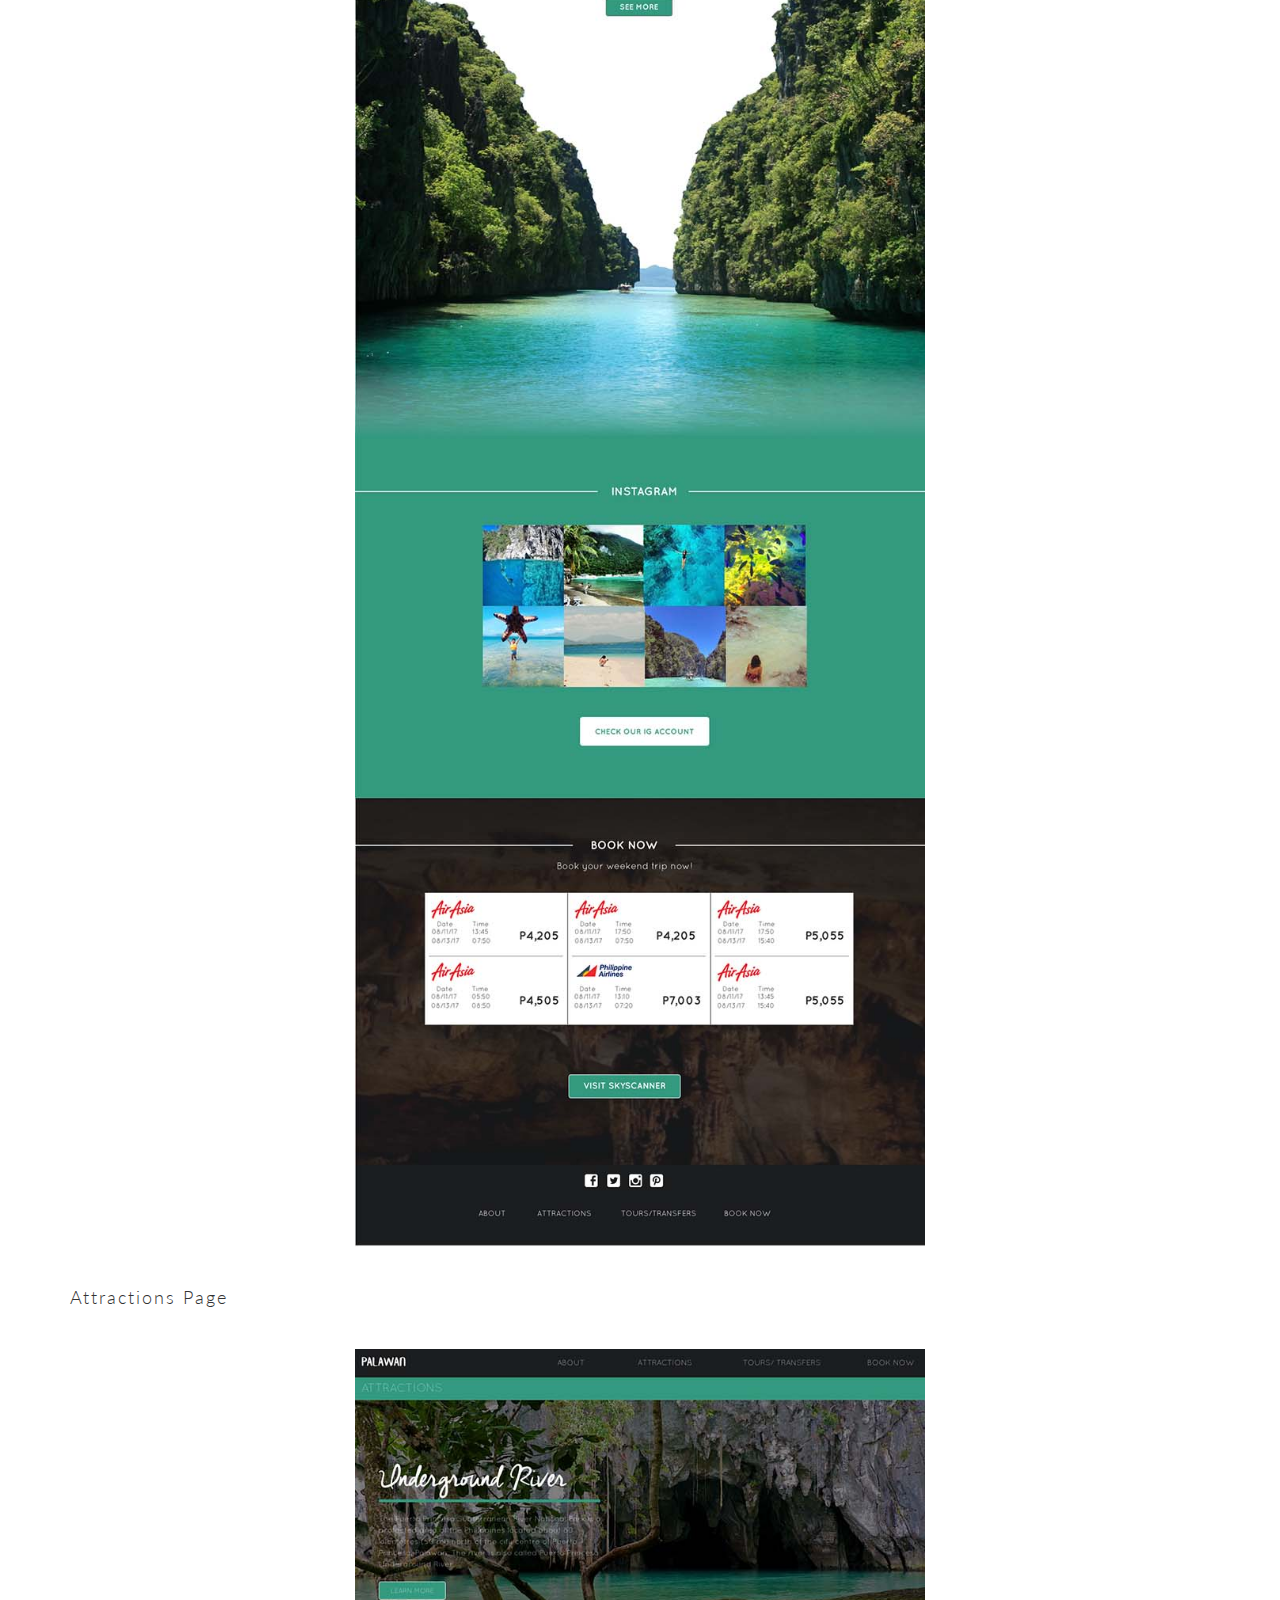
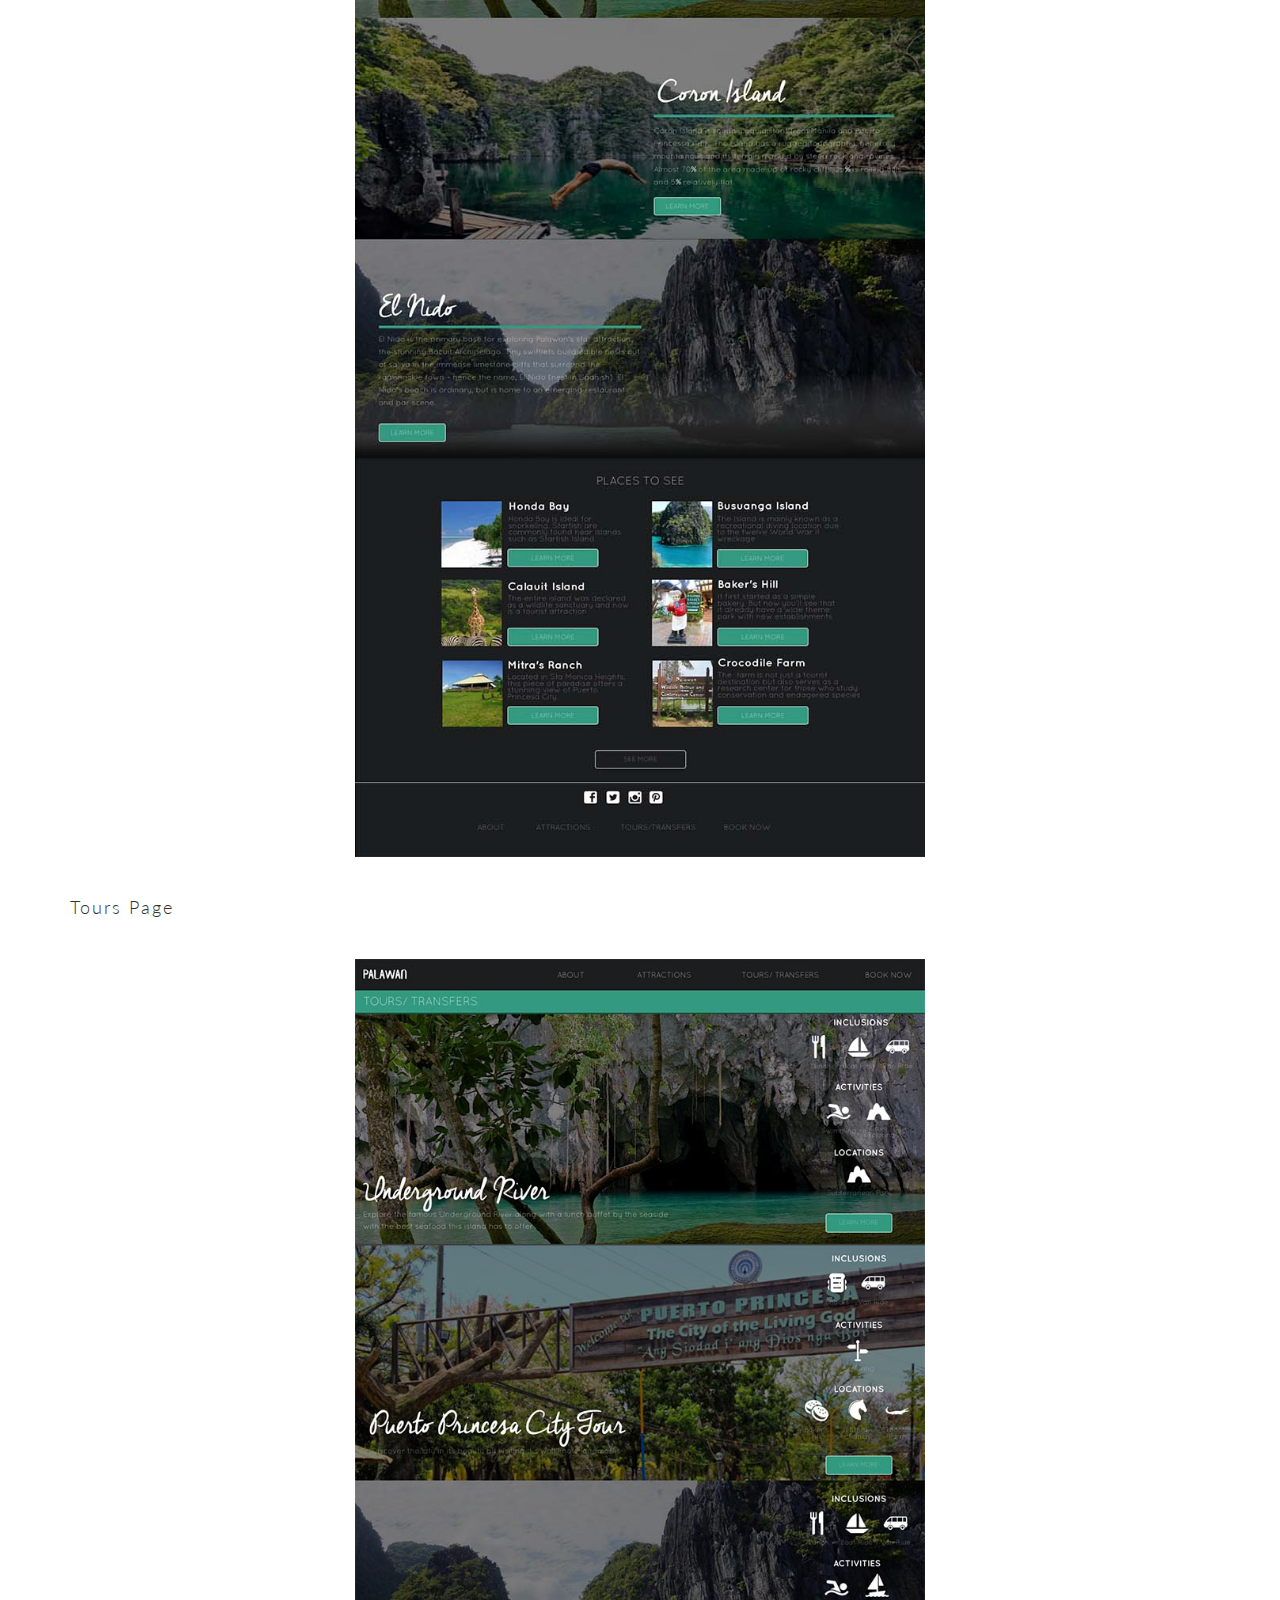
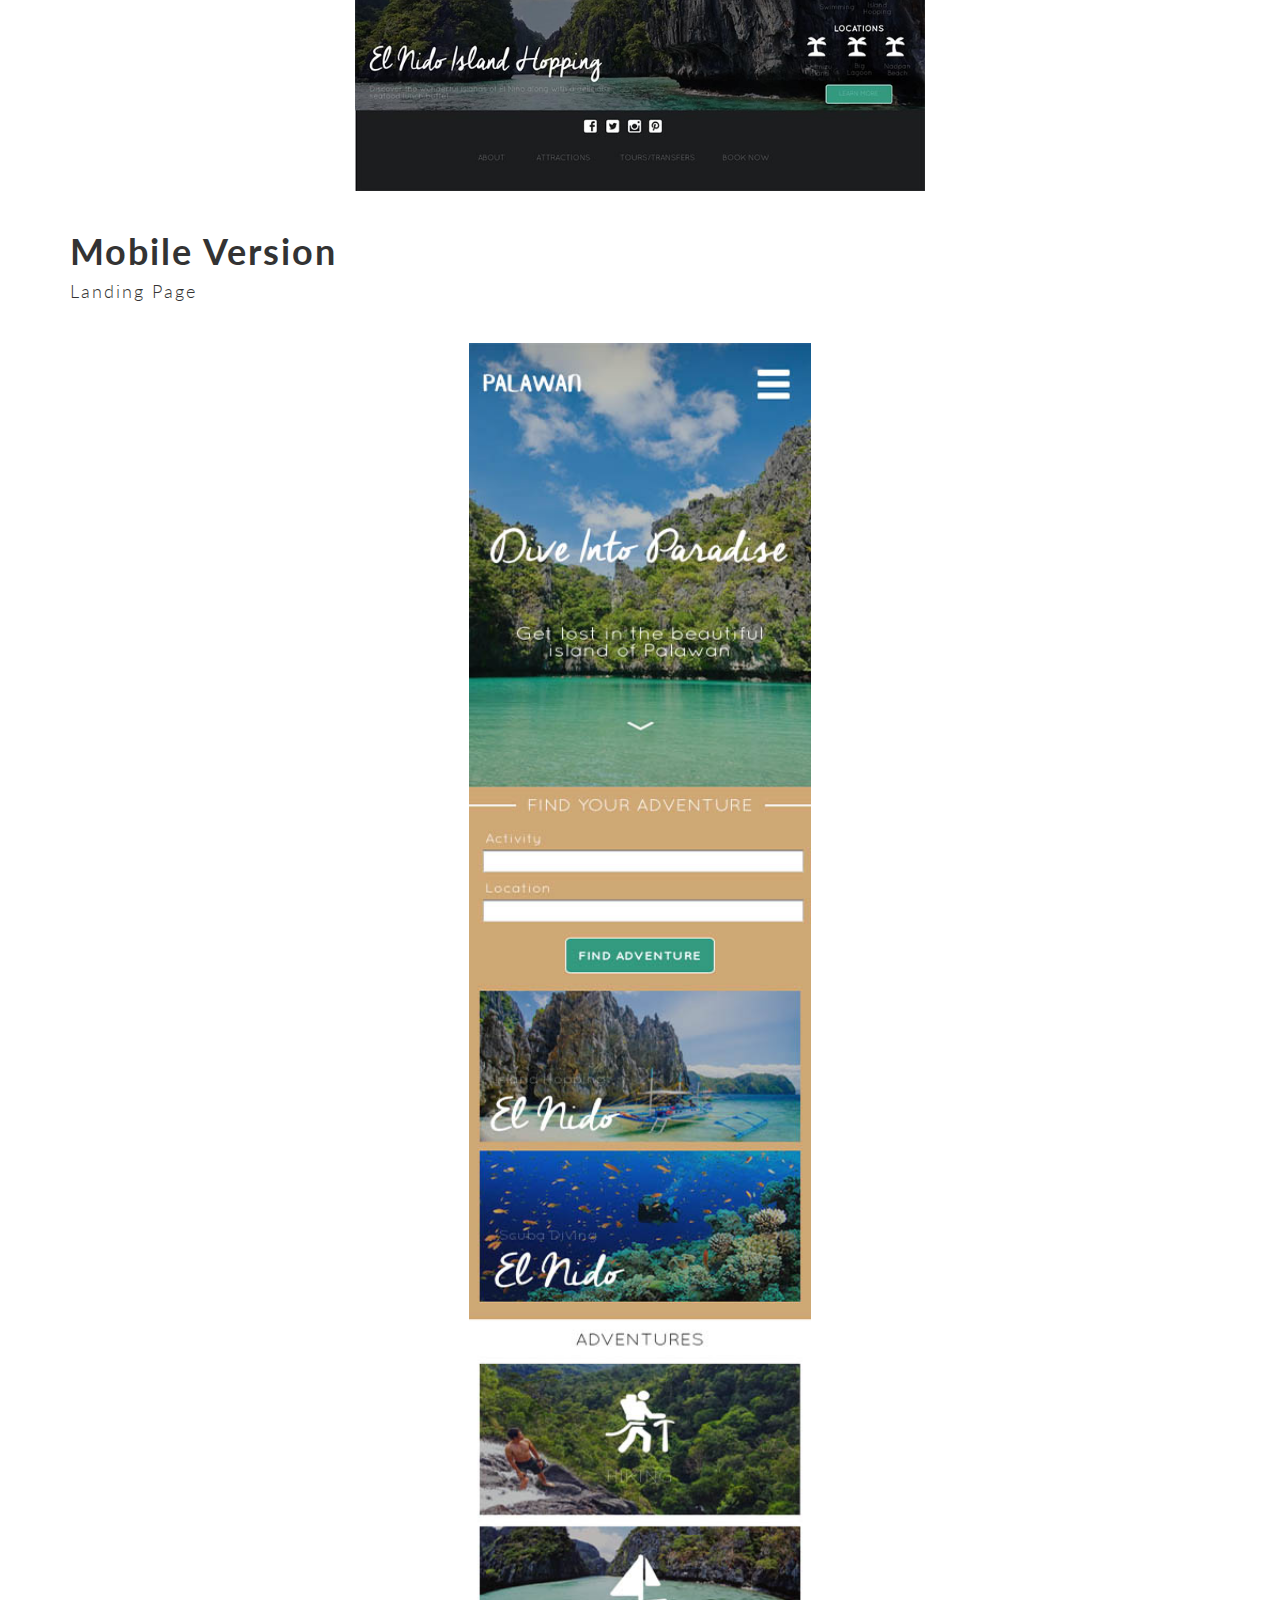
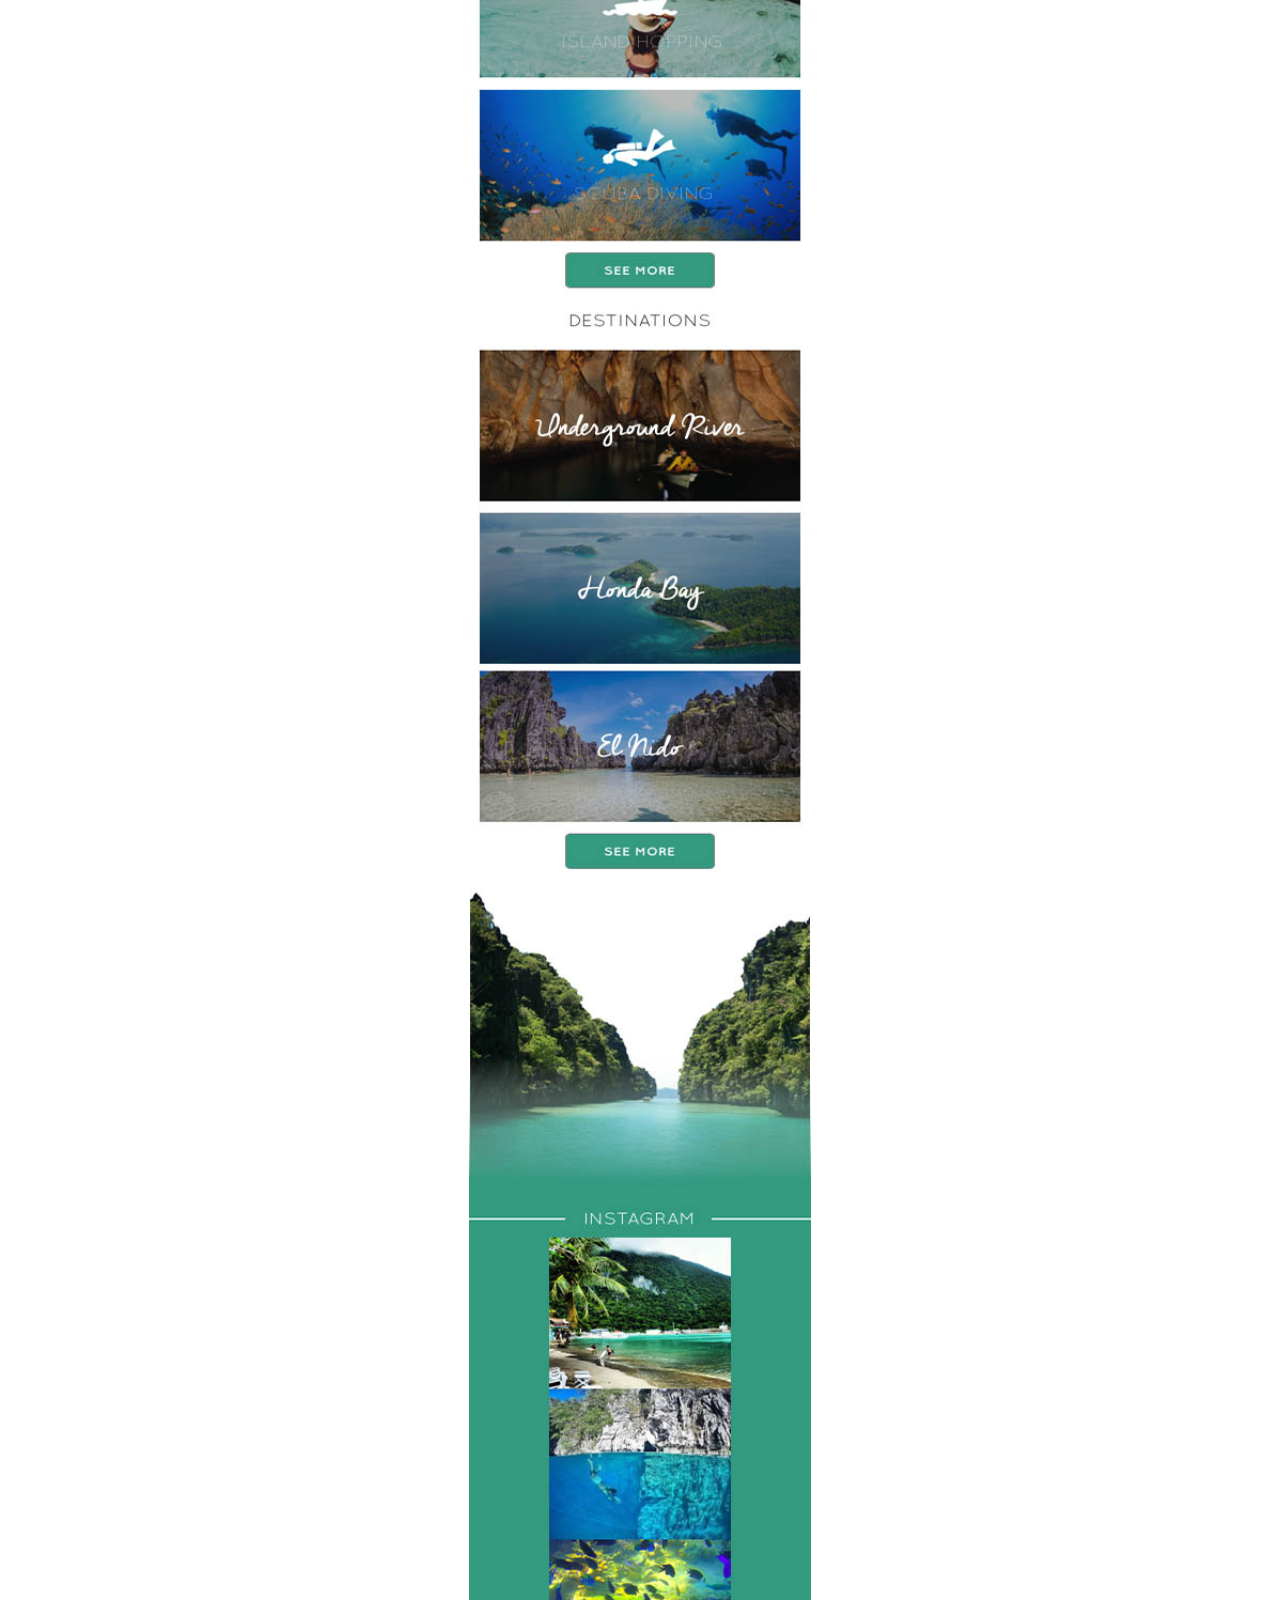
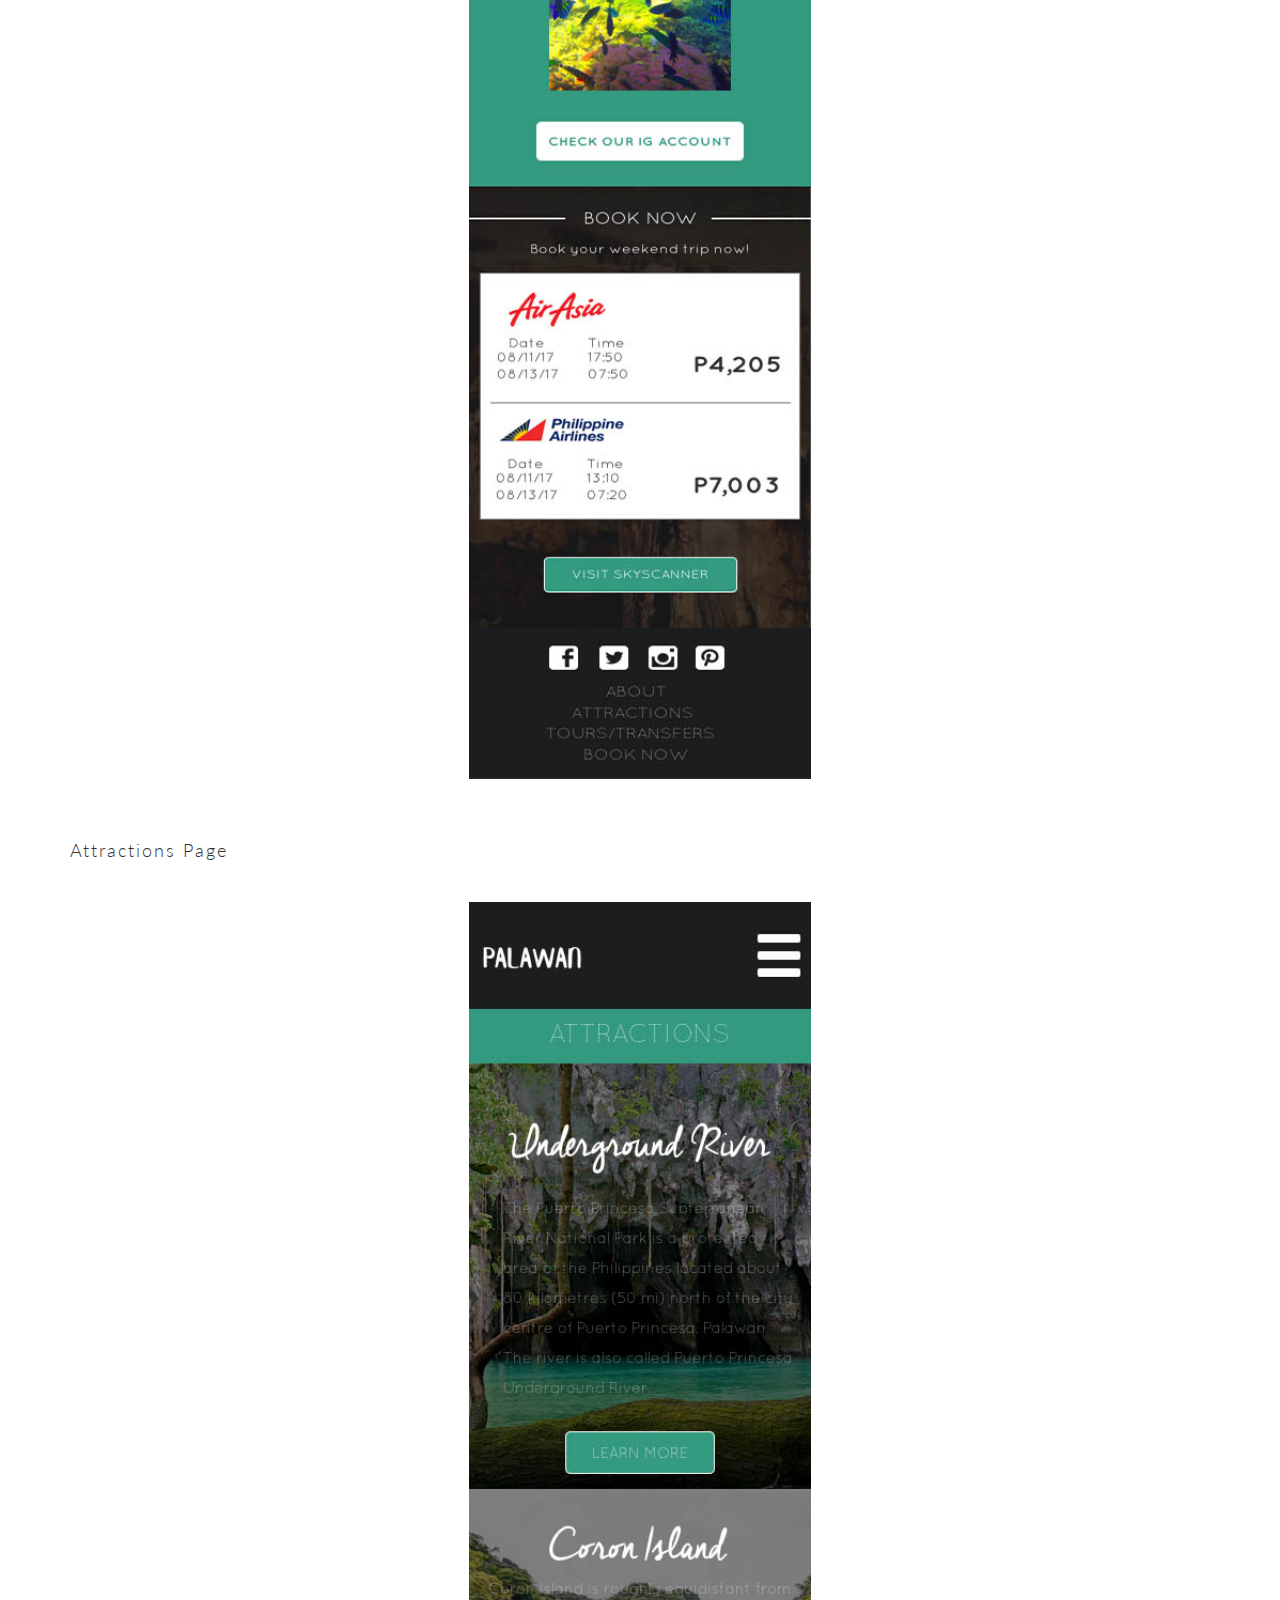
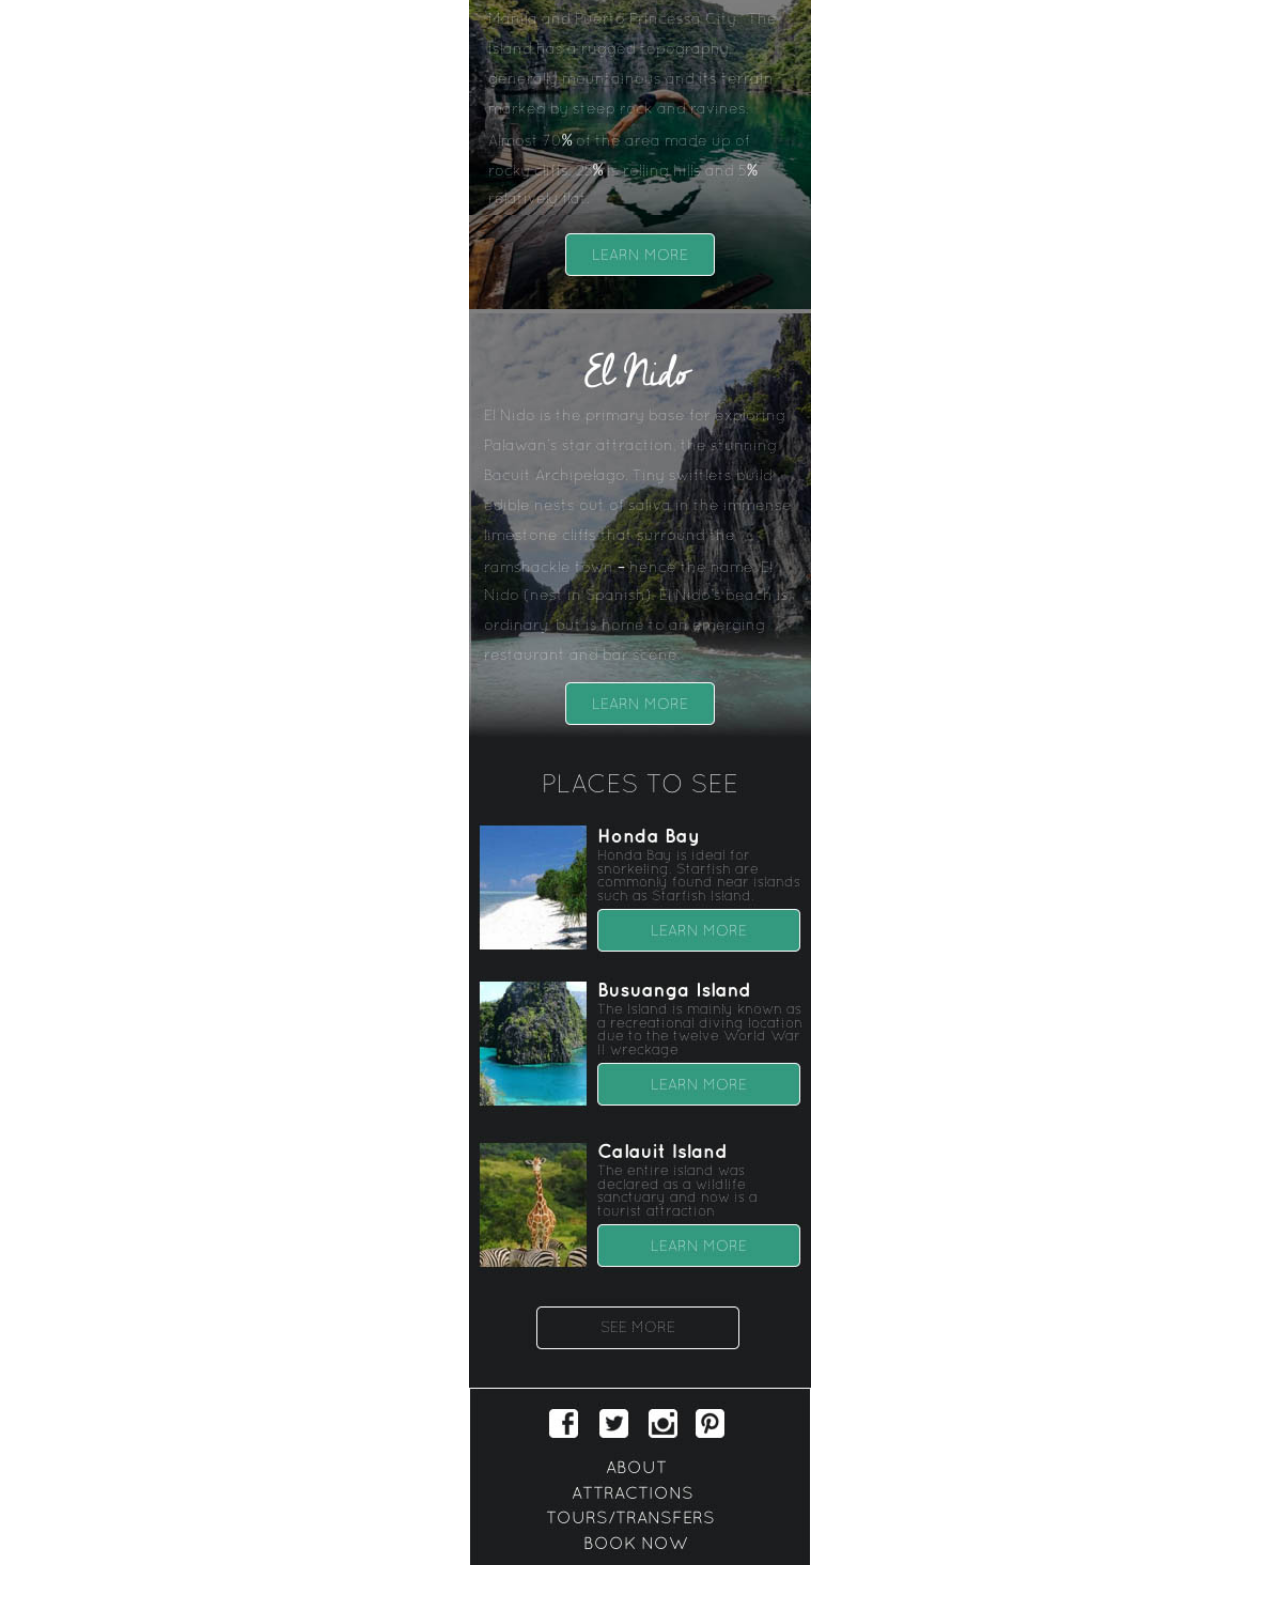
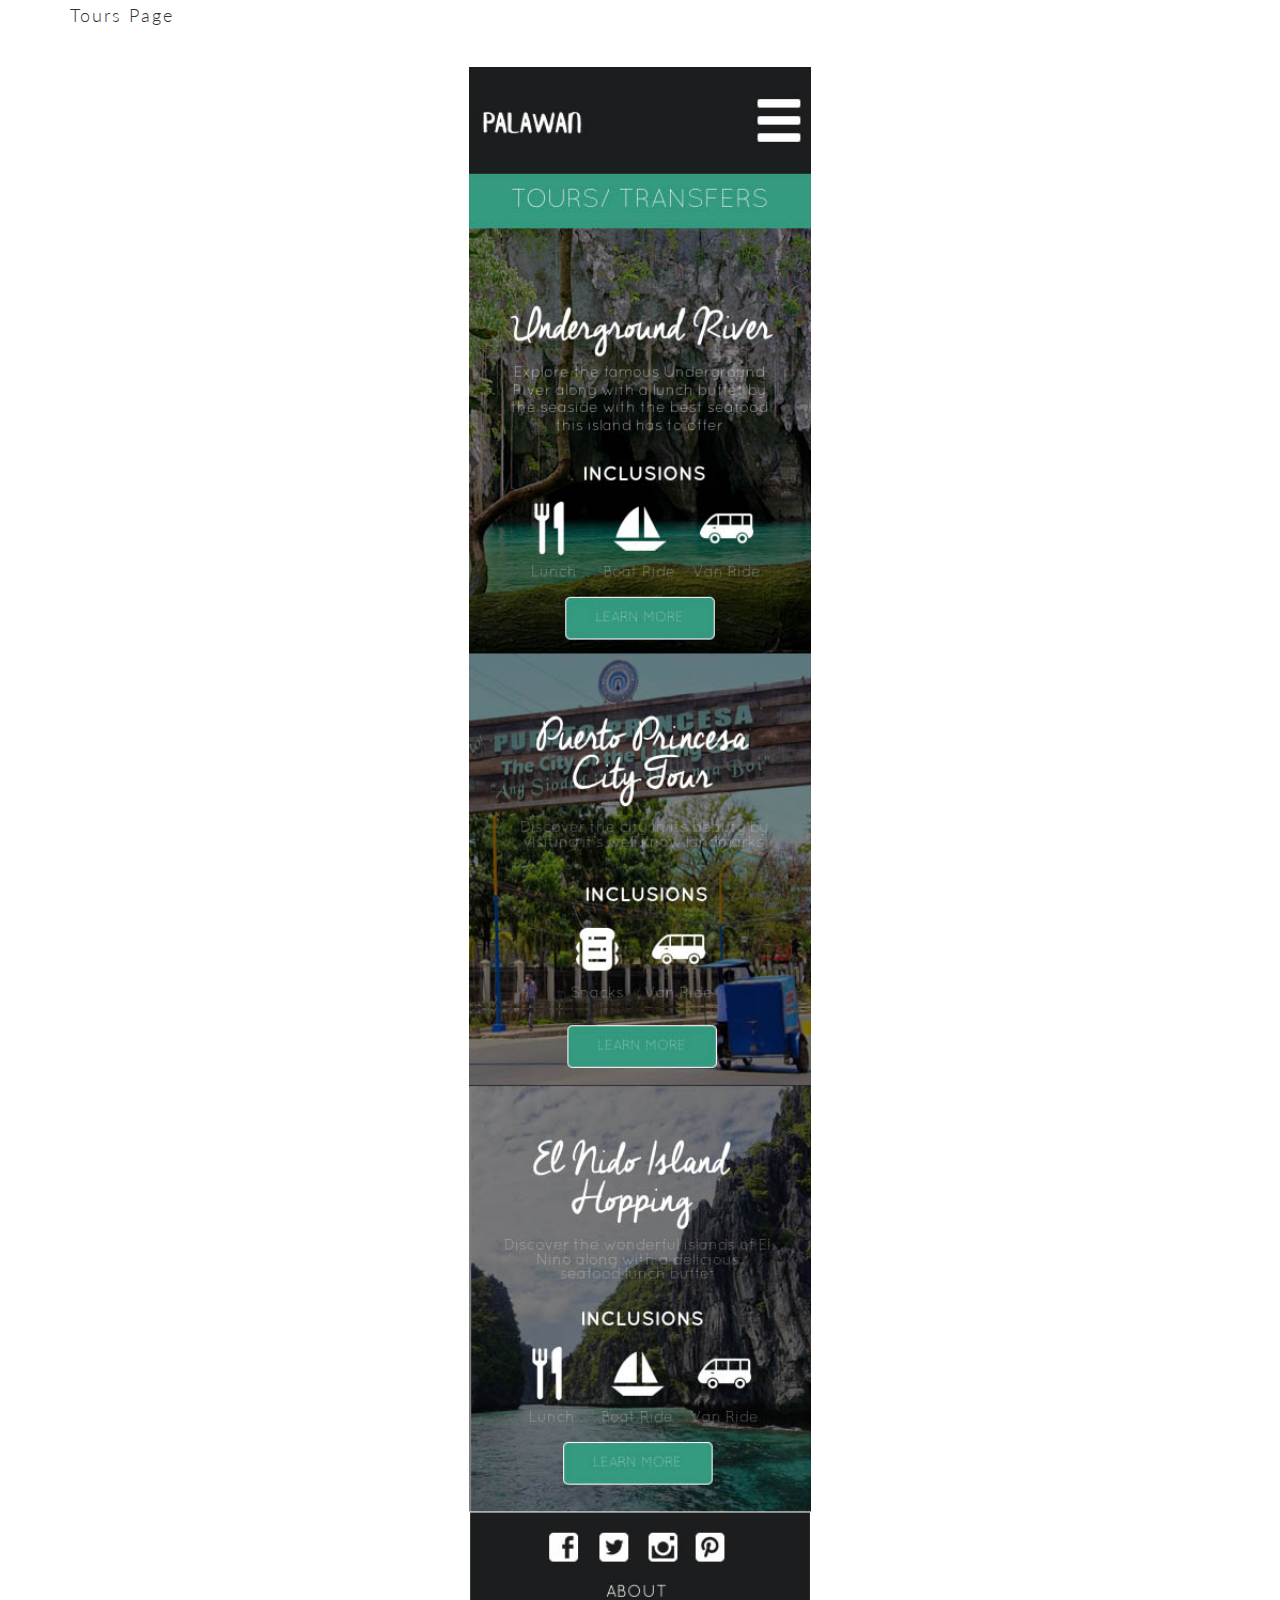
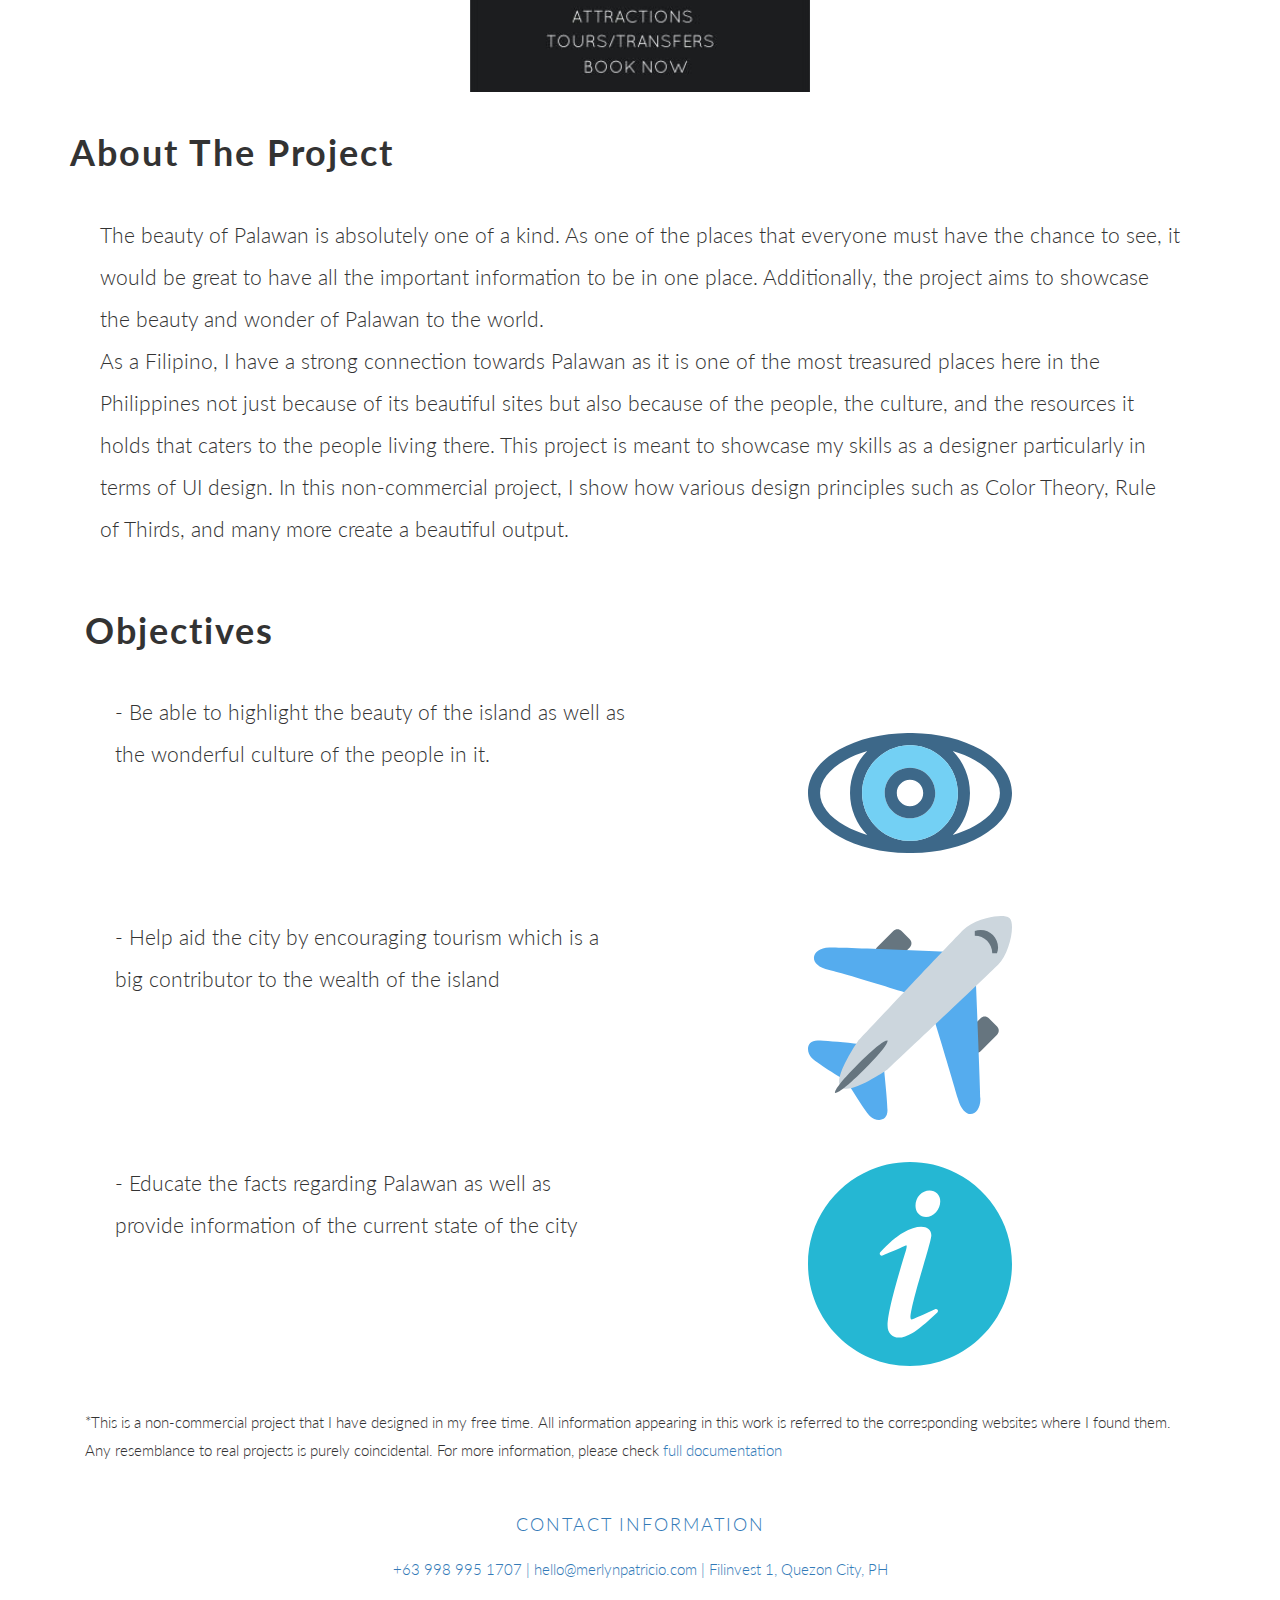
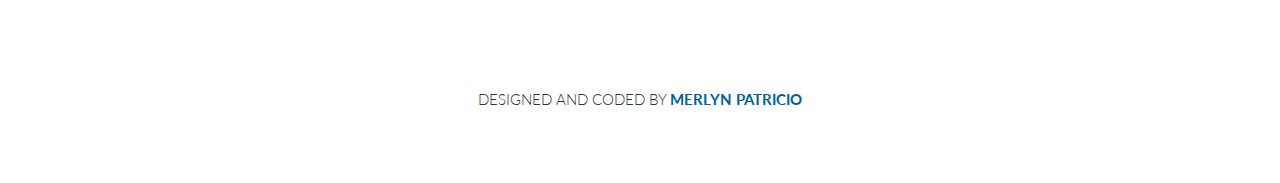
<file: palawan.html>
<!DOCTYPE html>
<html lang="en">
<head>
	<meta charset="utf-8">
	<title> Palawan Tourism Website</title>
	<meta http-equiv="X-UA-Compatible" content="IE=Edge">
	<meta name="viewport" content="width=device-width, initial-scale=1">
	<meta name="keywords" content="">
	<meta name="description" content="">

<!-- Favicon -->
<link rel="shortcut icon" type="image/x-icon" href="images/shortlogo.ico" />
<!--Stylesheets-->
	<link href="https://fonts.googleapis.com/css?family=Lato:300,400,700" rel="stylesheet">
	<link rel="stylesheet" href="css/bootstrap.min.css">
	<link rel="stylesheet" href="css/font-awesome.min.css">
	<link rel="stylesheet" href="css/animate.min.css">
	<link rel="stylesheet" href="css/et-line-font.css">
	<link rel="stylesheet" href="css/nivo-lightbox.css">
	<link rel="stylesheet" href="css/nivo_themes/default/default.css">
	<link rel="stylesheet" href="css/style.css">
  <link rel="stylesheet" href="css/blogstyle.css">
	<link href='https://fonts.googleapis.com/css?family=Roboto:400,300,500' rel='stylesheet' type='text/css'>
</head>
<body data-spy="scroll" data-target=".navbar-collapse" data-offset="50">

<!-- preloader section -->
<div class="preloader">
	<div class="sk-spinner sk-spinner-circle">
       <div class="sk-circle1 sk-circle"></div>
       <div class="sk-circle2 sk-circle"></div>
       <div class="sk-circle3 sk-circle"></div>
       <div class="sk-circle4 sk-circle"></div>
       <div class="sk-circle5 sk-circle"></div>
       <div class="sk-circle6 sk-circle"></div>
       <div class="sk-circle7 sk-circle"></div>
       <div class="sk-circle8 sk-circle"></div>
       <div class="sk-circle9 sk-circle"></div>
       <div class="sk-circle10 sk-circle"></div>
       <div class="sk-circle11 sk-circle"></div>
       <div class="sk-circle12 sk-circle"></div>
    </div>
</div>

<!-- navigation section -->
<section class="navbar navbar-fixed-top custom-navbar" role="navigation">
	<div class="container">
		<div class="navbar-header">
			<button class="navbar-toggle" data-toggle="collapse" data-target=".navbar-collapse">
				<span class="icon icon-bar"></span>
				<span class="icon icon-bar"></span>
				<span class="icon icon-bar"></span>
			</button>
			<a href="http://www.merlynpatricio.com" class="navbar-brand"><img src="images/Logo.svg" id="logoimage"></a>
		</div>
		<div class="collapse navbar-collapse">
			<ul class="nav navbar-nav navbar-right">
				<li><a href="index.html" class="smoothScroll">HOME</a></li>
				<li><a href="about.html" class="smoothScroll">ABOUT</a></li>
				<li><a href="portfolio.html" class="smoothScroll">WORK</a></li>
				<li><a href="contact.html" class="smoothScroll">CONTACT</a></li>
			</ul>
		</div>
	</div>
</section>

<!-- Button Top -->
<button onclick="topFunction()" id="myBtn" title="Go to top">
<i class="fa fa-chevron-up fa-2x" aria-hidden="true"></i></button>

<!-- atf section -->
<section id="blogpalawan">
  <div class="container">
    <div class="row">
      <div class="col-md-12 col-sm-12">
        <h1> PALAWAN TOURISM WEBSITE </h1>
        <hr>
        <a class="btn-blog" href="https://drive.google.com/open?id=0B3RCcCNEvdYqRURTNXlWMExKemM" target = "_blank">FULL DOCUMENTATION</a>
      </div>
    </div>
  </div>    
</section>

<!-- Page Content -->
    <div class="container">
      <div class="row">
        <div class="col-lg-12">
          <h1 class="mt-4">Final Output</h1>
          <h4 class="mt-4">Landing Page</h4>
          <hr>
          <img class="col-lg 12" id="desktop" src="images/palawan/desktop.jpg" alt="job interview image">
          <img class="col-lg 12" id="desktop" src="images/palawan/desktop2.jpg" alt="job interview image">
          <img class="col-lg 12" id="desktop" src="images/palawan/desktop3.jpg" alt="job interview image">
          <hr>
          <h4 class="mt-4">Attractions Page</h4>
          <hr>
          <img class="col-lg 12" id="desktop" src="images/palawan/desktop4.jpg" alt="job interview image">
          <hr>
          <h4 class="mt-4">Tours Page</h4>
          <hr>
          <img class="col-lg 12" id="desktop" src="images/palawan/desktop5.jpg" alt="job interview image">
          <hr>
          <h1 class="mt-4">Mobile Version</h1>
          <h4 class="mt-4">Landing Page</h4>
          <hr>
          <img class="col-lg 12" id="mobile" src="images/palawan/mobile.jpg" alt="job interview image">
          <img class="col-lg 12" id="mobile" src="images/palawan/mobile2.jpg" alt="job interview image">
          <img class="col-lg 12" id="mobile" src="images/palawan/mobile3.jpg" alt="job interview image">
          <img class="col-lg 12" id="mobile" src="images/palawan/mobile4.jpg" alt="job interview image">
            <hr>
            <hr>
          <h4 class="mt-4">Attractions Page</h4>
          <hr>
          <img class="col-lg 12" id="mobile" src="images/palawan/mobile5.jpg" alt="job interview image">
          <img class="col-lg 12" id="mobile" src="images/palawan/mobile6.jpg" alt="job interview image">
          <img class="col-lg 12" id="mobile" src="images/palawan/mobile7.jpg" alt="job interview image">
          <hr>
          <h4 class="mt-4">Tours Page</h4>
            <hr>
            <img class="col-lg 12" id="mobile" src="images/palawan/mobile8.jpg" alt="job interview image">
          <img class="col-lg 12" id="mobile" src="images/palawan/mobile9.jpg" alt="job interview image">
            <hr>
          <h1 class="mt-4">About The Project</h1>
            <hr>
            <div class="col-lg-12 col-sm-12">
            <div class="col-lg-12 col-lg-sm 12">
            <p class="lead">The beauty of Palawan is absolutely one of a kind. As one of the places that everyone must have the chance to see, it would be great to have all the important information to be in one place. Additionally, the project aims to showcase the beauty and wonder of Palawan to the world. <br>
As a Filipino, I have a strong connection towards Palawan as it is one of the most treasured places here in the Philippines not just because of its beautiful sites but also because of the people, the culture, and the resources it holds that caters to the people living there. This project is meant to showcase my skills as a designer particularly in terms of UI design. In this non-commercial project, I show how various design principles such as Color Theory, Rule of Thirds, and many more create a beautiful output.</p>
          </div>
          </div>
          <div class="col-lg-12 col-sm-12">
            <hr>
          <h1 class="mt-4">Objectives</h1>
            <hr>
            <div class="col-lg-12 col-lg-sm 12">
            <div class="col-lg-6 col-lg-sm 12">
            <p class="lead">- Be able to highlight the beauty of the island as well as the wonderful culture of the people in it.
            </div>
          <div class="col-lg-6 col-lg-sm 12">
            <img class="col-lg 12" id="palawansvg" src="images/palawan/eyes.svg" alt="job interview image">
          </div>
          </div>
          <hr>
            <div class="col-lg-12 col-lg-sm 12">
              <div class="col-lg-6 col-lg-sm 12">
            <p class="lead">- Help aid the city by encouraging tourism which is a big contributor to the wealth of the island</p>
          </div>
            <div class="col-lg-6 col-lg-sm 12">
            <img class="col-lg 12" id="palawansvg" src="images/palawan/plane.svg" alt="job interview image">
            </div>
          </div>
          <hr>
          <hr>
            <div class="col-lg-12 col-lg-sm 12">
            <div class="col-lg-6 col-lg-sm 12">
            <p class="lead">- Educate the facts regarding Palawan as well as provide information of the current state of the city</p>
            </div>
          <div class="col-lg-6 col-lg-sm 12">
            <img class="col-lg 12" id="palawansvg" src="images/palawan/info.svg" alt="job interview image">
          </div>
          </div>
          </div>
          <hr>
           <hr>
          <div class="col-lg-12 col-lg-sm 12">
            <p> *This is a non-commercial project that I have designed in my free time. All information appearing in this work is referred to the corresponding websites where I found them. Any resemblance to real projects is purely coincidental. For more information, please check <a href="https://drive.google.com/open?id=0B3RCcCNEvdYqRURTNXlWMExKemM" target = "_blank"> full documentation</p>
              <hr>
          </div>
    </div>

<!-- footer section -->
<footer>
	<div class="container">
		<div class="row">
			<div class="col-md-12 col-sm-12">
        <h4> CONTACT INFORMATION </h4>
        <p id ="contacts">+63 998 995 1707 | hello@merlynpatricio.com | Filinvest 1, Quezon City, PH </p>
				<ul class="social-icon">
					<li><a href="https://www.facebook.com/merlynanthony.patricio" target="_blank" class="fa fa-facebook wow fadeIn" data-wow-delay="0.3s"></a></li>
					<li><a href="https://twitter.com/MerlynPatricio" target="_blank" class="fa fa-twitter wow fadeIn" data-wow-delay="0.6s"></a></li>
					<li><a href="https://linkedin.com/in/mpatricio" target="_blank" class="fa fa-linkedin wow fadeIn " data-wow-delay="0.9s"></a></li>
					<li><a href="https://github.com/merlynpatricio24" target="_blank" class="fa fa-github wow fadeIn " data-wow-delay="0.9s"></a></li>
				</ul>
				<p> DESIGNED AND CODED BY <span id="spiel"> MERLYN PATRICIO </span> </p>
			</div>
		</div>
	</div>
</footer>


<script src="js/jquery.js"></script>
<script src="js/bootstrap.min.js"></script>
<script src="js/smoothscroll.js"></script>
<script src="js/isotope.js"></script>
<script src="js/imagesloaded.min.js"></script>
<script src="js/nivo-lightbox.min.js"></script>
<script src="js/jquery.backstretch.min.js"></script>
<script src="js/wow.min.js"></script>
<script src="js/custom.js"></script>
<script src="http://code.jquery.com/jquery-3.2.1.js"></script>
<script src="js/typed.js"></script>
<script type ="text/javascript">
	$(function(){
		$(".type").typed({
			strings: [
			"People And Ideas",
			"Business and Users",
			"Strategy and Creativity",
			"Planning and Delivery",
			"Design and Technology"

			],
			typeSpeed: 80,
			backDelay: 900,
			loop:true
			
		})

	})
	</script>

	<!-- Google Analytics -->
<script>
  (function(i,s,o,g,r,a,m){i['GoogleAnalyticsObject']=r;i[r]=i[r]||function(){
  (i[r].q=i[r].q||[]).push(arguments)},i[r].l=1*new Date();a=s.createElement(o),
  m=s.getElementsByTagName(o)[0];a.async=1;a.src=g;m.parentNode.insertBefore(a,m)
  })(window,document,'script','https://www.google-analytics.com/analytics.js','ga');

  ga('create', 'UA-101723136-1', 'auto');
  ga('send', 'pageview');

</script>

<script>

// When the user scrolls down 20px from the top of the document, show the button
window.onscroll = function() {scrollFunction()};

function scrollFunction() {
    if (document.body.scrollTop > 20 || document.documentElement.scrollTop > 20) {
        document.getElementById("myBtn").style.display = "block";
    } else {
        document.getElementById("myBtn").style.display = "none";
    }
}

// When the user clicks on the button, scroll to the top of the document
function topFunction() {
    document.body.scrollTop = 0;
    document.documentElement.scrollTop = 0;
}

</script>


</body>
</html>
</file>
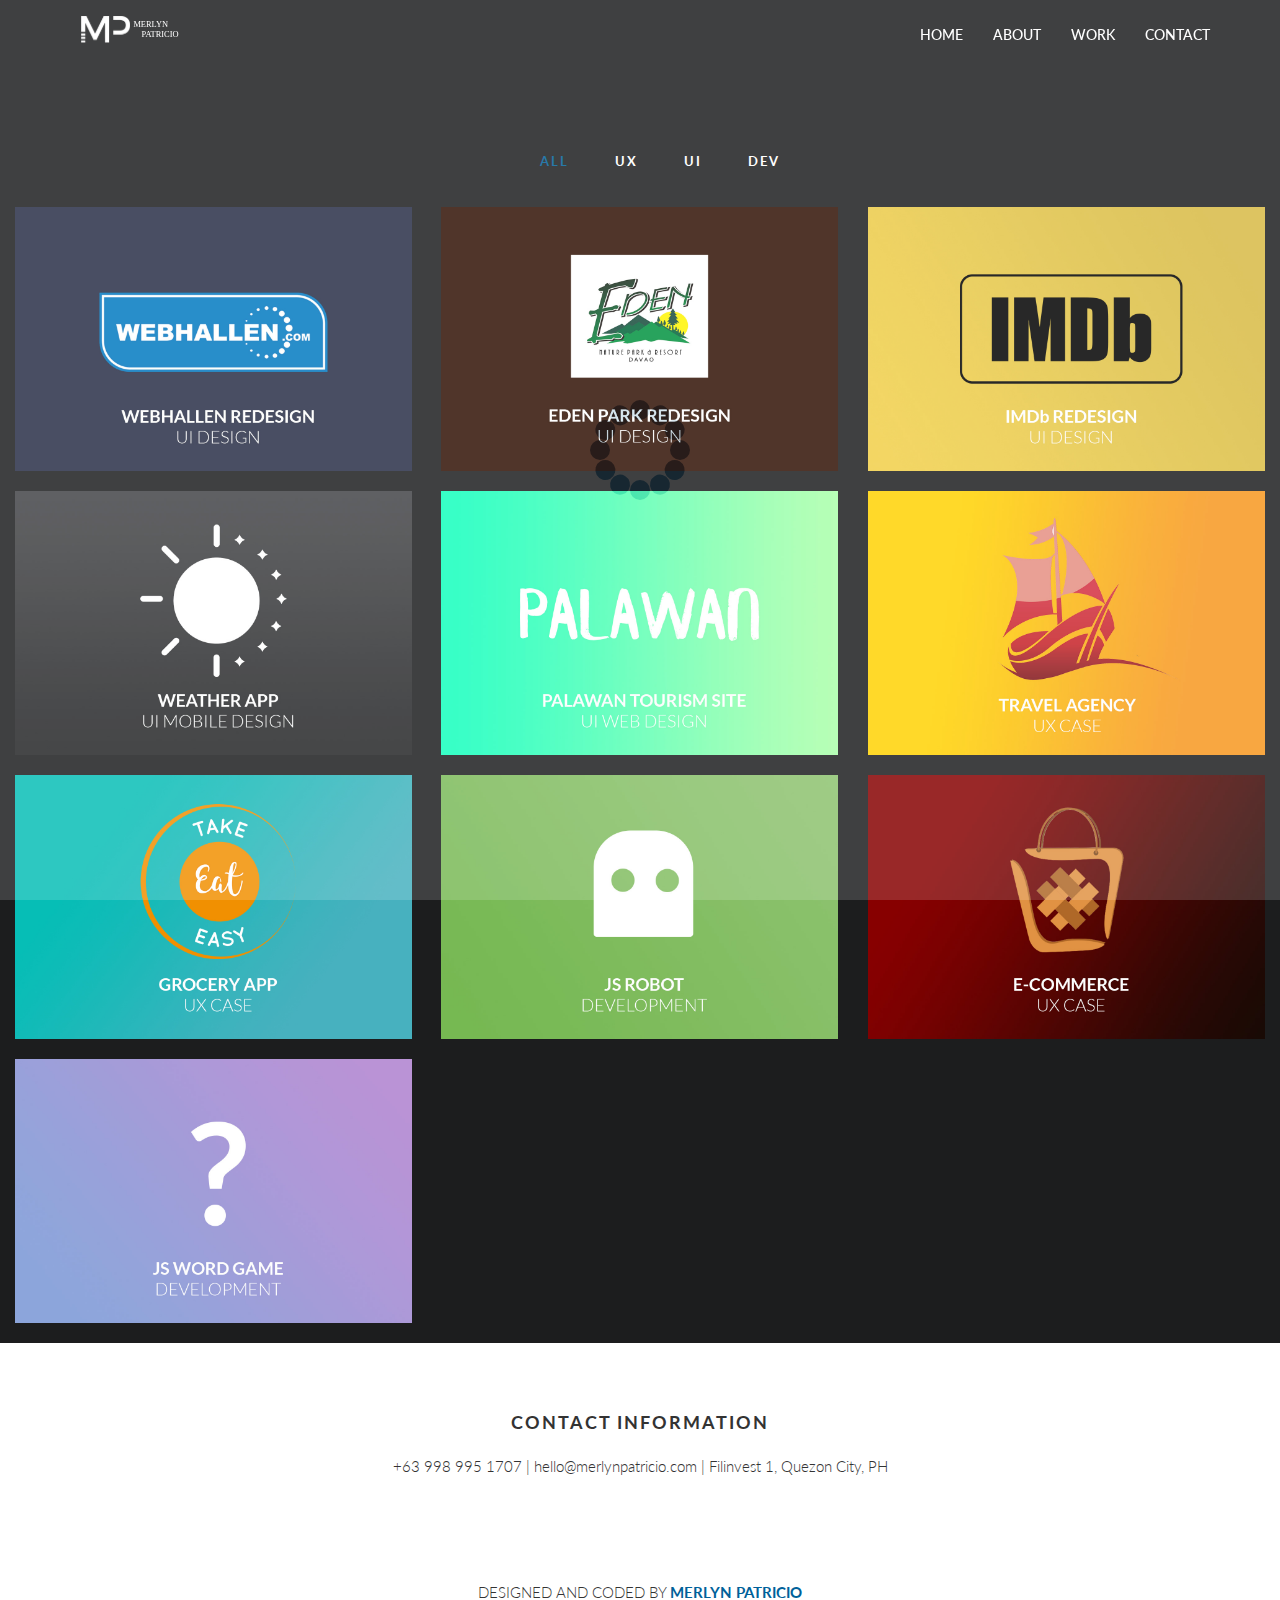
<file: portfolio.html>
<!DOCTYPE html>
<html lang="en">
<head>
	<meta charset="utf-8">
	<title>My UX/UI Work</title>
	<meta http-equiv="X-UA-Compatible" content="IE=Edge">
	<meta name="viewport" content="width=device-width, initial-scale=1">
	<meta name="keywords" content="">
	<meta name="description" content="">

<!-- Favicon -->
<link rel="shortcut icon" type="image/x-icon" href="images/shortlogo.ico" />
<!--Stylesheets-->
	<link href="https://fonts.googleapis.com/css?family=Lato:300,400,700" rel="stylesheet">
	<link rel="stylesheet" href="css/bootstrap.min.css">
	<link rel="stylesheet" href="css/font-awesome.min.css">
	<link rel="stylesheet" href="css/animate.min.css">
	<link rel="stylesheet" href="css/et-line-font.css">
	<link rel="stylesheet" href="css/nivo-lightbox.css">
	<link rel="stylesheet" href="css/nivo_themes/default/default.css">
	<link rel="stylesheet" href="css/style.css">
	<link href='https://fonts.googleapis.com/css?family=Roboto:400,300,500' rel='stylesheet' type='text/css'>
</head>
<body data-spy="scroll" data-target=".navbar-collapse" data-offset="50">

<!-- preloader section -->
<div class="preloader">
	<div class="sk-spinner sk-spinner-circle">
       <div class="sk-circle1 sk-circle"></div>
       <div class="sk-circle2 sk-circle"></div>
       <div class="sk-circle3 sk-circle"></div>
       <div class="sk-circle4 sk-circle"></div>
       <div class="sk-circle5 sk-circle"></div>
       <div class="sk-circle6 sk-circle"></div>
       <div class="sk-circle7 sk-circle"></div>
       <div class="sk-circle8 sk-circle"></div>
       <div class="sk-circle9 sk-circle"></div>
       <div class="sk-circle10 sk-circle"></div>
       <div class="sk-circle11 sk-circle"></div>
       <div class="sk-circle12 sk-circle"></div>
    </div>
</div>

<!-- navigation section -->
<section class="navbar navbar-fixed-top custom-navbar" role="navigation">
	<div class="container">
		<div class="navbar-header">
			<button class="navbar-toggle" data-toggle="collapse" data-target=".navbar-collapse">
				<span class="icon icon-bar"></span>
				<span class="icon icon-bar"></span>
				<span class="icon icon-bar"></span>
			</button>
			<a href="http://www.merlynpatricio.com" class="navbar-brand"><img src="images/Logo.svg" id="logoimage"></a>
		</div>
		<div class="collapse navbar-collapse">
			<ul class="nav navbar-nav navbar-right">
				<li><a href="index.html" class="smoothScroll">HOME</a></li>
				<li><a href="about.html" class="smoothScroll">ABOUT</a></li>
				<li><a href="portfolio.html" class="smoothScroll">WORK</a></li>
				<li><a href="contact.html" class="smoothScroll">CONTACT</a></li>
			</ul>
		</div>
	</div>
</section>

<!-- portfolio section -->
<div id="portfoliopage">
	<div class="container">
		<div class="row">
			<div class="col-md-12 col-sm-12">
				
				<!-- ISO section -->
				<div class="iso-section">
					<ul class="filter-wrapper2 clearfix">
                   		 <li><a href="#" data-filter="*" class="selected opc-main-bg">All</a></li>
                   		 <li><a href="#" class="opc-main-bg" data-filter=".ux">UX</a></li>
                   		 <li><a href="#" class="opc-main-bg" data-filter=".ui">UI</a></li>
                    	 <li><a href="#" class="opc-main-bg" data-filter=".dev">DEV</a></li>
               		</ul>
               		<div class="wow bounceIn" data-wow-delay="0.2s">
               			<div class="iso-box-wrapper col4-iso-box">

               				<div class="iso-box ui col-lg-4 col-md-4 col-sm-6">
               				 	<a href="webhallen.html"><img src="images/webhallen.jpg" alt=" User Interface Webhallen Redesign Portfolio Image"></a>
               				 </div>

               				<div class="iso-box ui col-lg-4 col-md-4 col-sm-6">
               				 	<a href="eden.html"><img src="images/eden.jpg" alt=" User Interface Eden Nature Park Redesign Portfolio Image"></a>
               				 </div>

               				<div class="iso-box ui col-lg-4 col-md-4 col-sm-6">
               				 	<a href="imdb.html"><img src="images/imdb.jpg" alt=" User Interface IMDb Redesign Portfolio Image"></a>
               				 </div>

               				 <div class="iso-box ui col-lg-4 col-md-4 col-sm-6">
               				 	<a href="weather.html" data-lightbox-gallery="portfolio-gallery"><img src="images/weather.jpg" alt="User Interface Mobile App Portfolio Image"></a>
               				 </div>

               				   <div class="iso-box ui photoshop col-lg-4 col-md-4 col-sm-6">
               				 	<a href="palawan.html" data-lightbox-gallery="portfolio-gallery"><img src="images/palawan.jpg" alt="User Interface Web Portfolio Image"></a>
               				 </div>

               					 <div class="iso-box ux col-lg-4 col-md-4 col-sm-6">
               				 	<a href="journeys-of-faith.html"><img src="images/jof.jpg" alt=" User Experience Case Portfolio Image"></a>
               				 </div>

               				 <div class="iso-box ux col-lg-4 col-md-4 col-sm-6">
               				 	<a href="take-eat-easy.html" data-lightbox-gallery="portfolio-gallery"><img src="images/tee.jpg" alt="User Experience Case Portfolio Image"></a>
               				 </div>

               				  <div class="iso-box dev col-lg-4 col-md-4 col-sm-6">
               				 	<a href="https://merlynpatricio24.github.io/robot/" data-lightbox-gallery="portfolio-gallery"><img src="images/robot.jpg" alt="Front End Javascript HTML CSS Development Portfolio Image"></a>
               				 </div>

               				 <div class="iso-box ux col-lg-4 col-md-4 col-sm-6">
               				 	<a href="https://drive.google.com/open?id=0B3RCcCNEvdYqX1cyZlNCT0dnalE" data-lightbox-gallery="portfolio-gallery"><img src="images/bayong.jpg" alt="User Experience Case Portfolio Image"></a>
               				 </div>

               				 <div class="iso-box dev col-lg-4 col-md-4 col-sm-6">
               				 	<a href="https://merlynpatricio24.github.io/madlib/" data-lightbox-gallery="portfolio-gallery"><img src="images/madlib.jpg" alt="Front End HTML CSS Javascript Development Portfolio Image"></a>
               				 </div>
               			</div>
               		</div>

				</div>
			</div>
		</div>
	</div>
</div>		


<!-- footer section -->
<footer>
	<div class="container">
		<div class="row">
			<div class="col-md-12 col-sm-12">
				<h4> CONTACT INFORMATION </h4>
				<p id ="contacts">+63 998 995 1707 | hello@merlynpatricio.com | Filinvest 1, Quezon City, PH </p>
				<ul class="social-icon">
					<li><a href="https://www.facebook.com/merlynanthony.patricio" target="_blank" class="fa fa-facebook wow fadeIn" data-wow-delay="0.3s"></a></li>
					<li><a href="https://twitter.com/MerlynPatricio" target="_blank" class="fa fa-twitter wow fadeIn" data-wow-delay="0.6s"></a></li>
					<li><a href="https://linkedin.com/in/mpatricio" target="_blank" class="fa fa-linkedin wow fadeIn " data-wow-delay="0.9s"></a></li>
					<li><a href="https://github.com/merlynpatricio24" target="_blank" class="fa fa-github wow fadeIn " data-wow-delay="0.9s"></a></li>
				</ul>
				<p> DESIGNED AND CODED BY <span id="spiel"> MERLYN PATRICIO </span> </p>
			</div>
		</div>
	</div>
</footer>


<script src="js/jquery.js"></script>
<script src="js/bootstrap.min.js"></script>
<script src="js/smoothscroll.js"></script>
<script src="js/isotope.js"></script>
<script src="js/imagesloaded.min.js"></script>
<script src="js/nivo-lightbox.min.js"></script>
<script src="js/jquery.backstretch.min.js"></script>
<script src="js/wow.min.js"></script>
<script src="js/custom.js"></script>
<script src="http://code.jquery.com/jquery-3.2.1.js"></script>
<script src="js/typed.js"></script>
<script type ="text/javascript">
	$(function(){
		$(".type").typed({
			strings: [
			"People And Ideas",
			"Business and Users",
			"Strategy and Creativity",
			"Planning and Delivery",
			"Design and Technology"

			],
			typeSpeed: 80,
			backDelay: 900,
			loop:true
			
		})

	})
	</script>

	<!-- Google Analytics -->
<script>
  (function(i,s,o,g,r,a,m){i['GoogleAnalyticsObject']=r;i[r]=i[r]||function(){
  (i[r].q=i[r].q||[]).push(arguments)},i[r].l=1*new Date();a=s.createElement(o),
  m=s.getElementsByTagName(o)[0];a.async=1;a.src=g;m.parentNode.insertBefore(a,m)
  })(window,document,'script','https://www.google-analytics.com/analytics.js','ga');

  ga('create', 'UA-101723136-1', 'auto');
  ga('send', 'pageview');

</script>


</body>
</html>
</file>
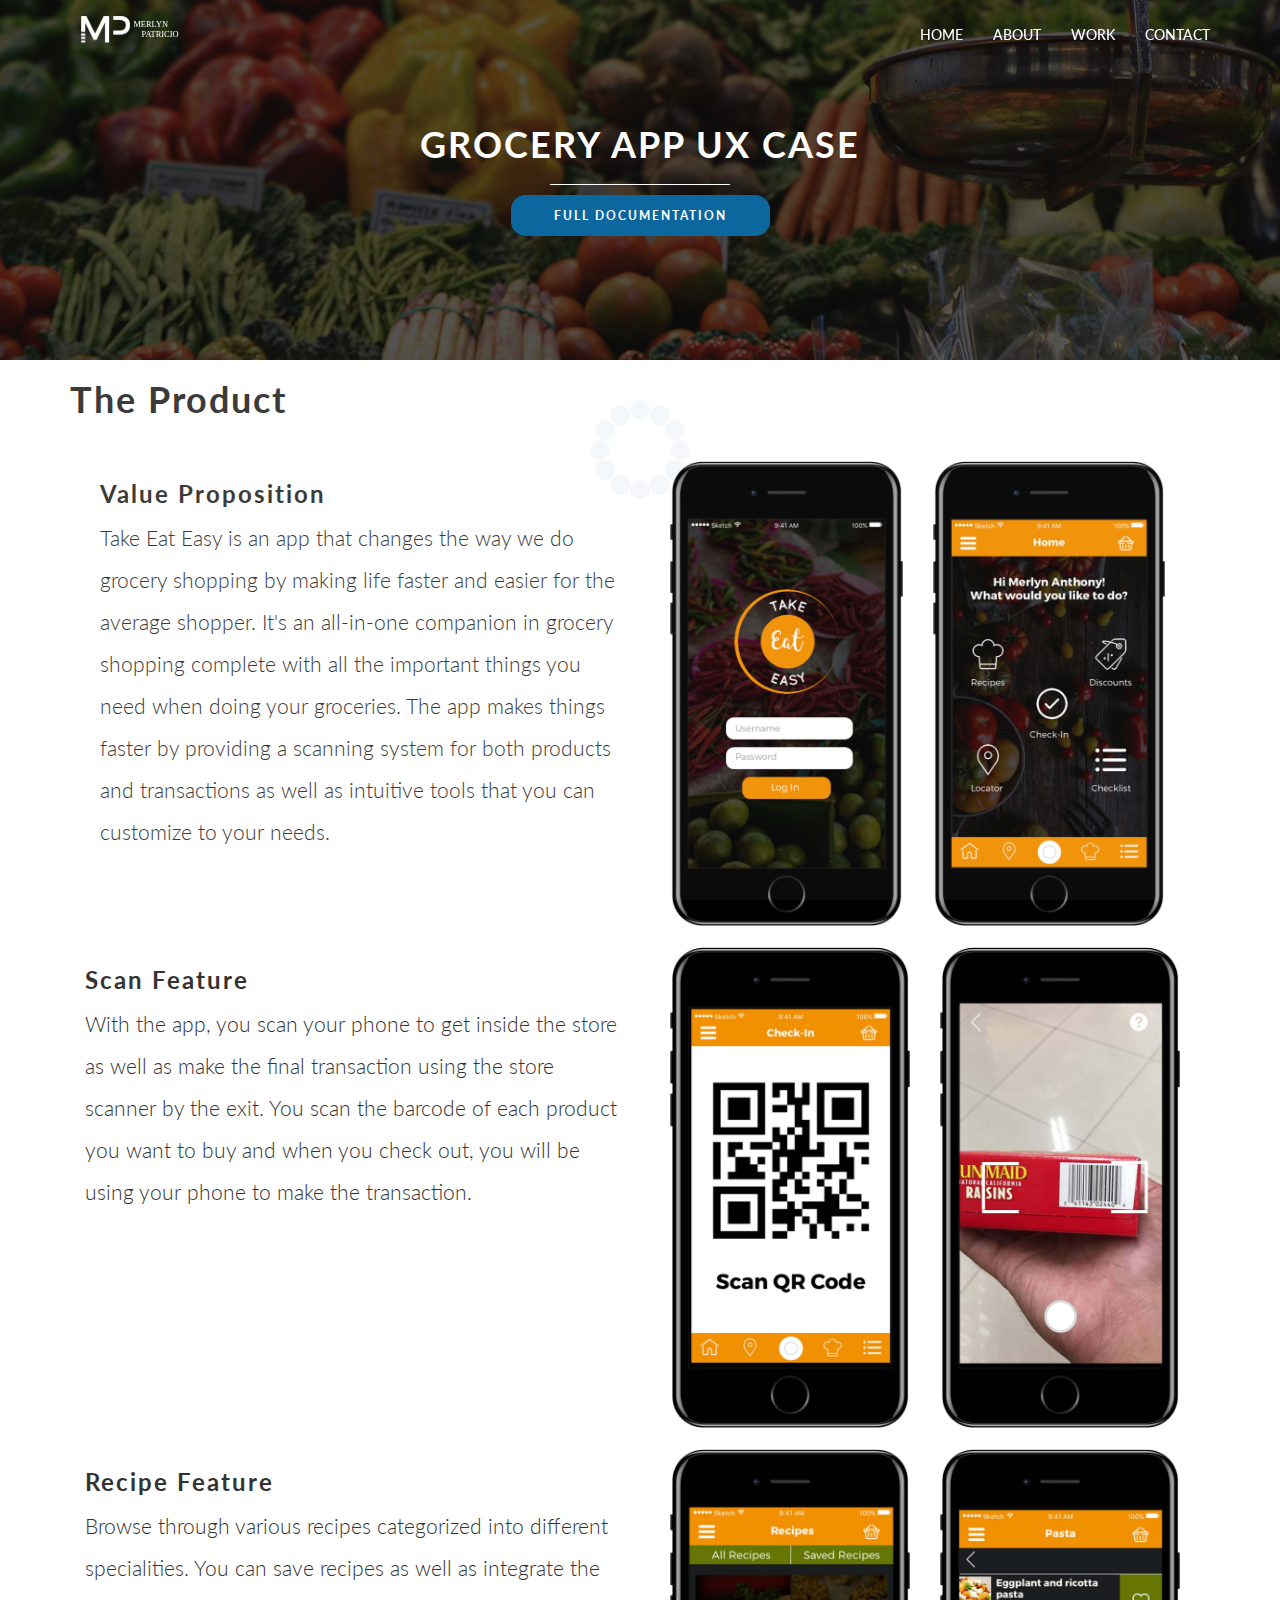
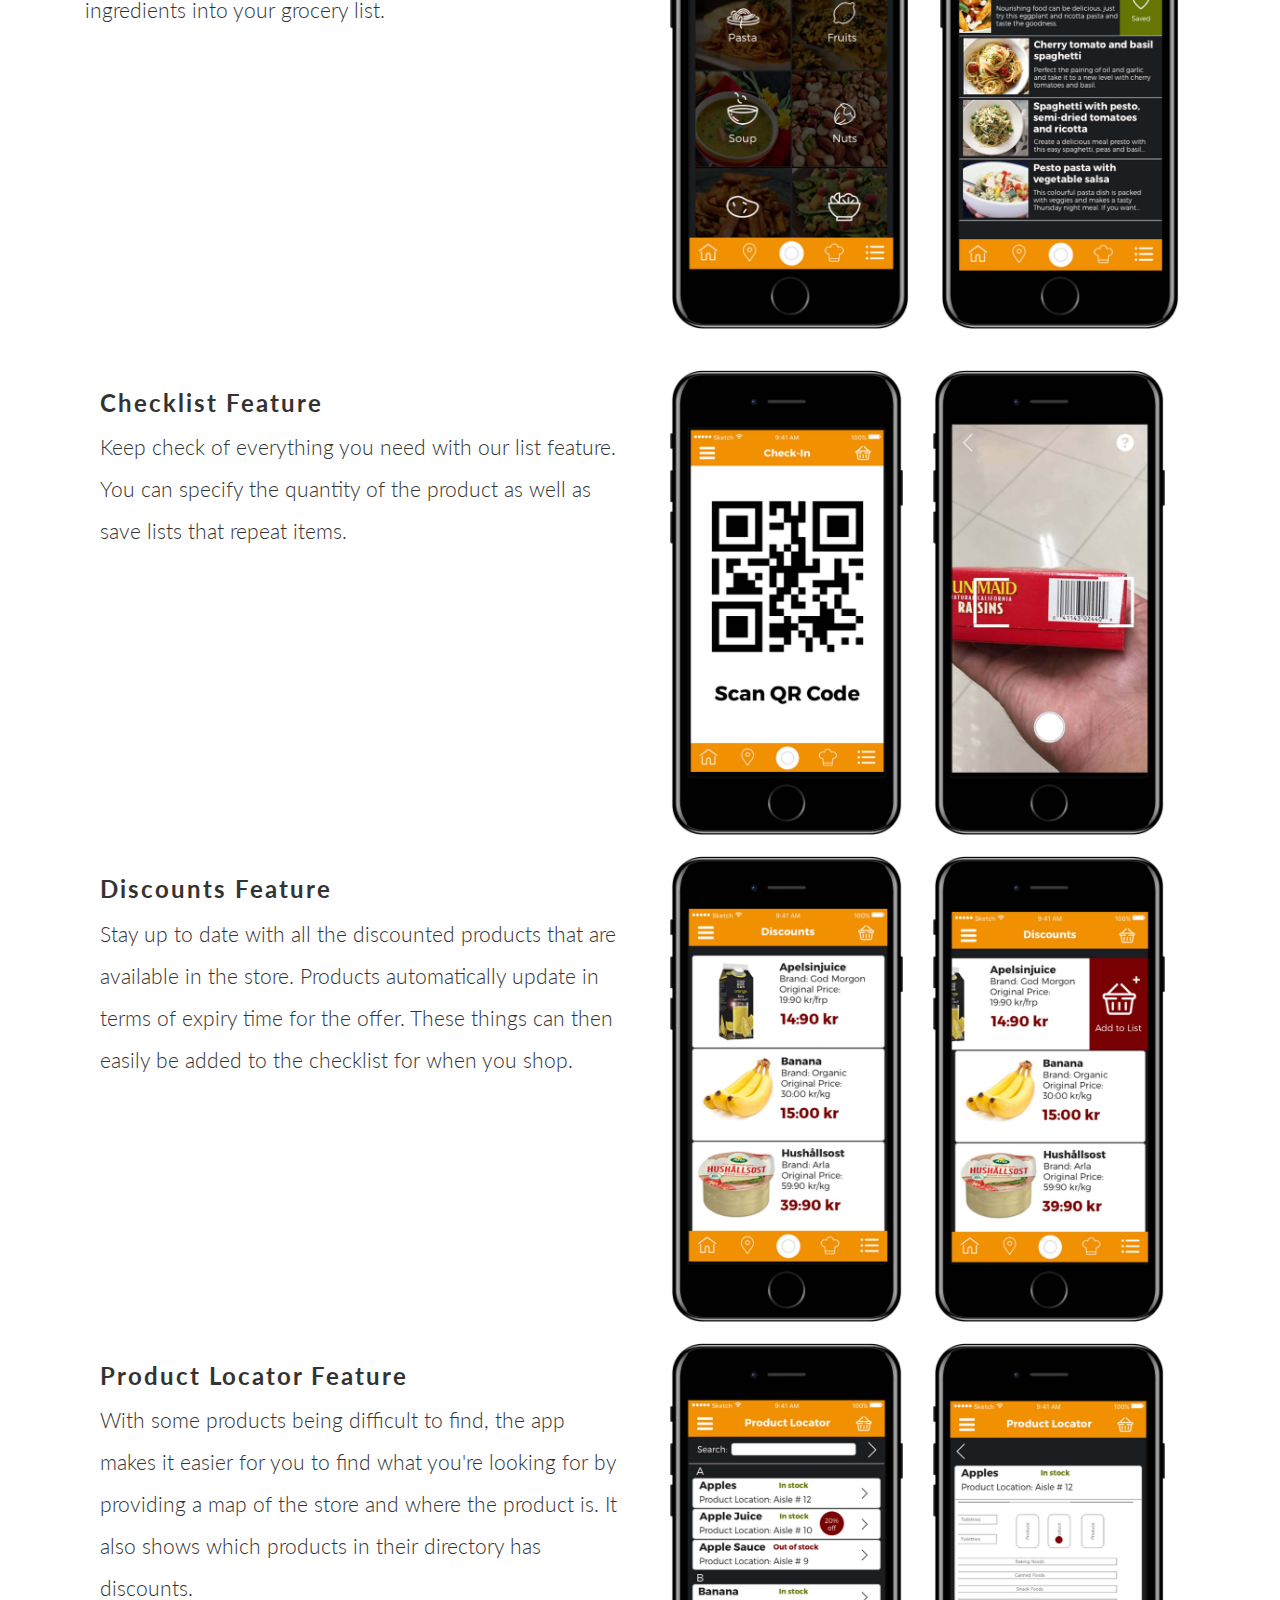
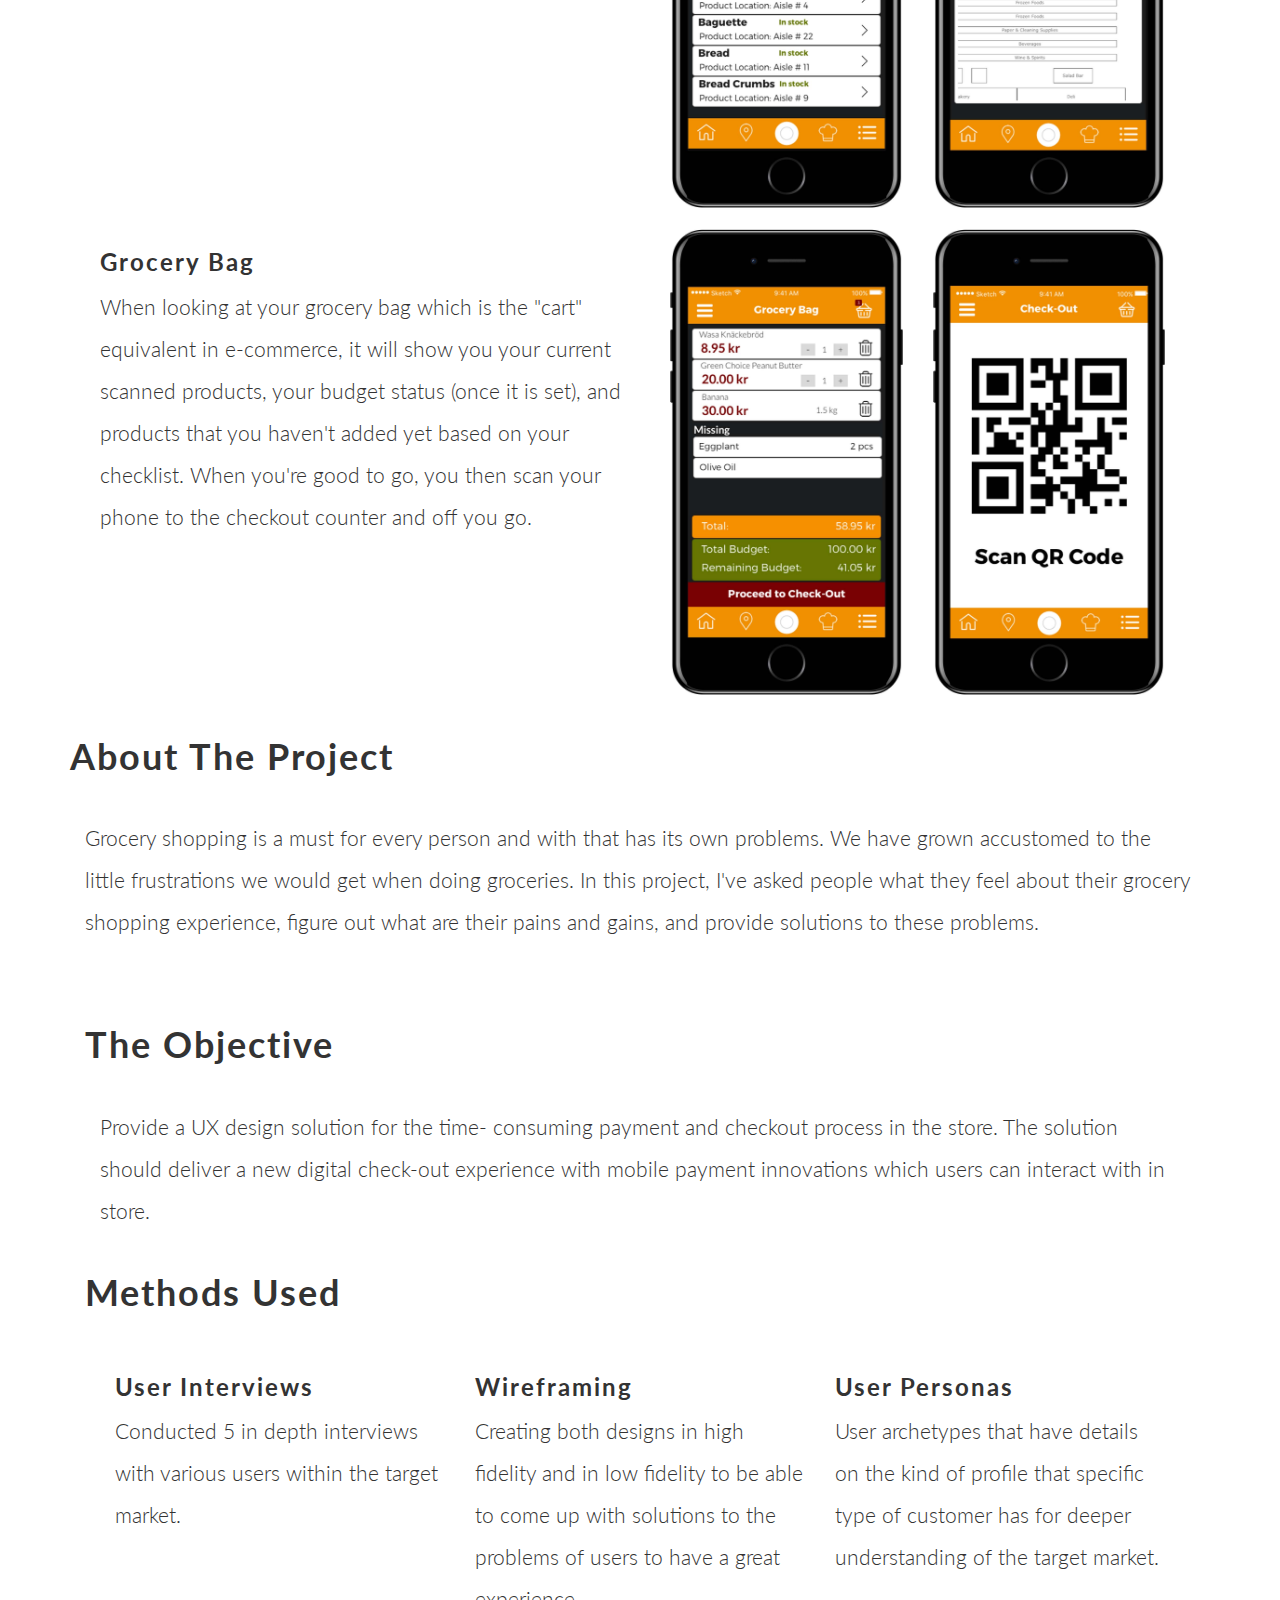
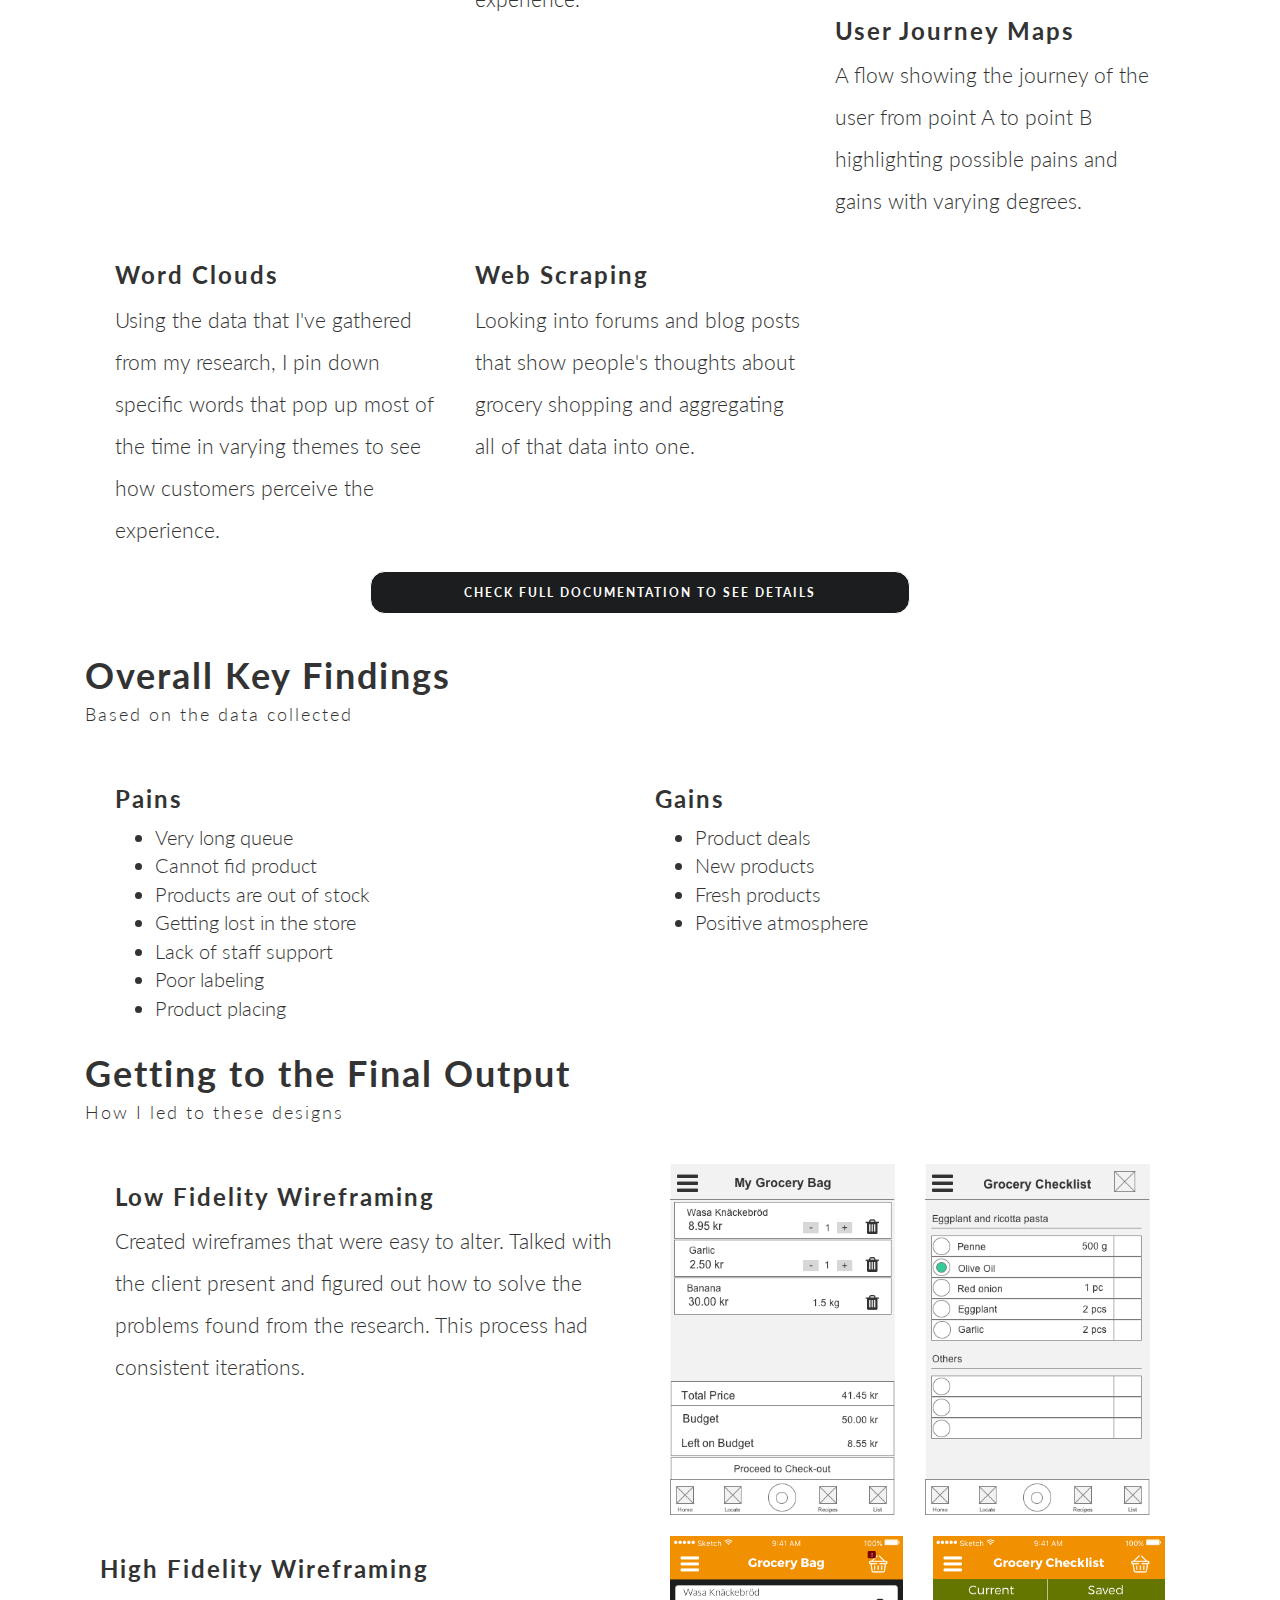
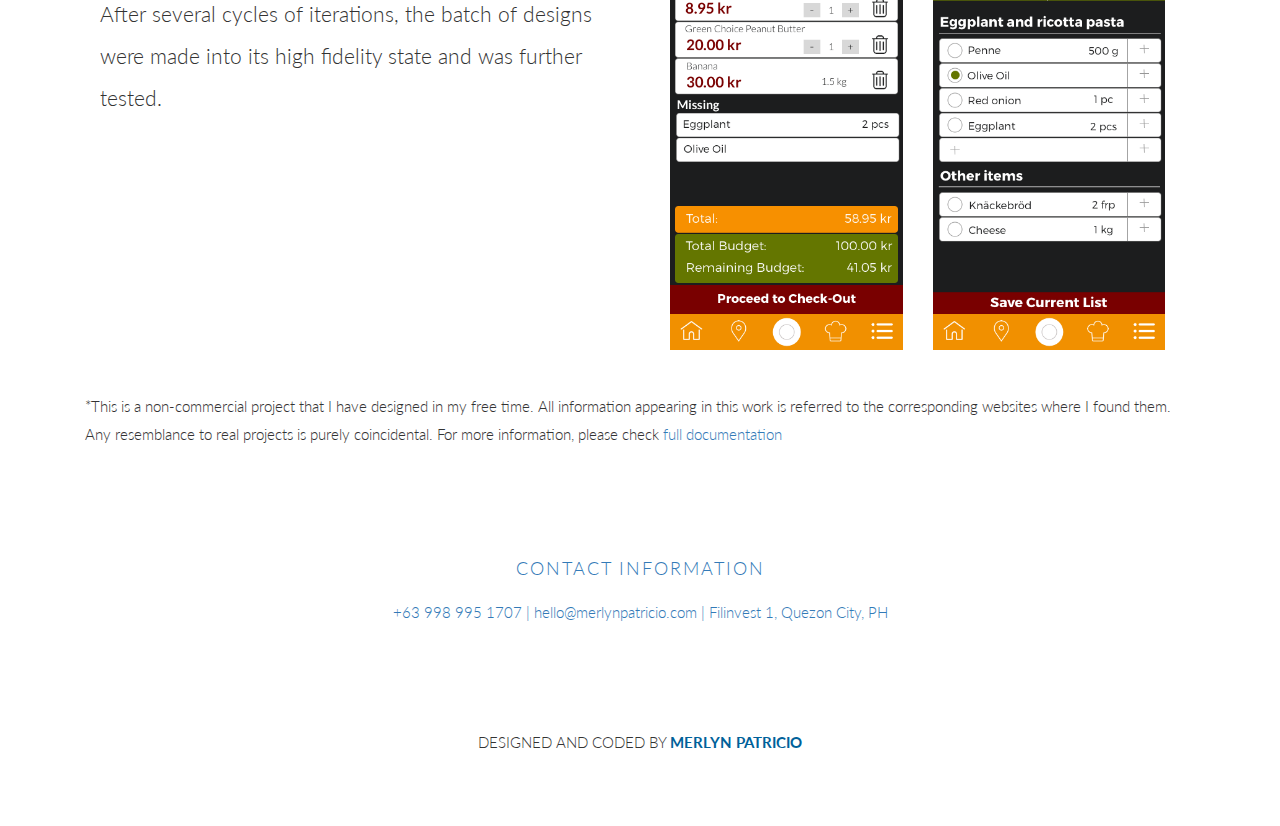
<file: take-eat-easy.html>
<!DOCTYPE html>
<html lang="en">
<head>
	<meta charset="utf-8">
	<title> The Future of Grocery Shopping</title>
	<meta http-equiv="X-UA-Compatible" content="IE=Edge">
	<meta name="viewport" content="width=device-width, initial-scale=1">
	<meta name="keywords" content="">
	<meta name="description" content="">

<!-- Favicon -->
<link rel="shortcut icon" type="image/x-icon" href="images/shortlogo.ico" />
<!--Stylesheets-->
	<link href="https://fonts.googleapis.com/css?family=Lato:300,400,700" rel="stylesheet">
	<link rel="stylesheet" href="css/bootstrap.min.css">
	<link rel="stylesheet" href="css/font-awesome.min.css">
	<link rel="stylesheet" href="css/animate.min.css">
	<link rel="stylesheet" href="css/et-line-font.css">
	<link rel="stylesheet" href="css/nivo-lightbox.css">
	<link rel="stylesheet" href="css/nivo_themes/default/default.css">
	<link rel="stylesheet" href="css/style.css">
  <link rel="stylesheet" href="css/blogstyle.css">
	<link href='https://fonts.googleapis.com/css?family=Roboto:400,300,500' rel='stylesheet' type='text/css'>
</head>
<body data-spy="scroll" data-target=".navbar-collapse" data-offset="50">

<!-- preloader section -->
<div class="preloader">
	<div class="sk-spinner sk-spinner-circle">
       <div class="sk-circle1 sk-circle"></div>
       <div class="sk-circle2 sk-circle"></div>
       <div class="sk-circle3 sk-circle"></div>
       <div class="sk-circle4 sk-circle"></div>
       <div class="sk-circle5 sk-circle"></div>
       <div class="sk-circle6 sk-circle"></div>
       <div class="sk-circle7 sk-circle"></div>
       <div class="sk-circle8 sk-circle"></div>
       <div class="sk-circle9 sk-circle"></div>
       <div class="sk-circle10 sk-circle"></div>
       <div class="sk-circle11 sk-circle"></div>
       <div class="sk-circle12 sk-circle"></div>
    </div>
</div>

<!-- navigation section -->
<section class="navbar navbar-fixed-top custom-navbar" role="navigation">
	<div class="container">
		<div class="navbar-header">
			<button class="navbar-toggle" data-toggle="collapse" data-target=".navbar-collapse">
				<span class="icon icon-bar"></span>
				<span class="icon icon-bar"></span>
				<span class="icon icon-bar"></span>
			</button>
			<a href="http://www.merlynpatricio.com" class="navbar-brand"><img src="images/Logo.svg" id="logoimage"></a>
		</div>
		<div class="collapse navbar-collapse">
			<ul class="nav navbar-nav navbar-right">
				<li><a href="index.html" class="smoothScroll">HOME</a></li>
				<li><a href="about.html" class="smoothScroll">ABOUT</a></li>
				<li><a href="portfolio.html" class="smoothScroll">WORK</a></li>
				<li><a href="contact.html" class="smoothScroll">CONTACT</a></li>
			</ul>
		</div>
	</div>
</section>

<!-- Button Top -->
<button onclick="topFunction()" id="myBtn" title="Go to top">
<i class="fa fa-chevron-up fa-2x" aria-hidden="true"></i></button>

<!-- atf section -->
<section id="blogtee">
  <div class="container">
    <div class="row">
      <div class="col-md-12 col-sm-12">
        <h1> GROCERY APP UX CASE </h1>
        <hr>
        <a class="btn-blog" href="https://drive.google.com/open?id=0B3RCcCNEvdYqbU0zNHNPRWFZajg" target = "_blank">FULL DOCUMENTATION</a>
      </div>
    </div>
  </div>    
</section>

<!-- Page Content -->
   <!-- Page Content -->
    <div class="container">
      <div class="row">
        <div class="col-lg-12">
          <h1 class="mt-4">The Product</h1>
          <hr>
          <div class="col-lg-12 col-sm-12">
            <div class="col-lg-6 col-lg-sm 12">
              <h3 class="mt-4">Value Proposition</h3>
               <p class="lead"> Take Eat Easy is an app that changes the way we do grocery shopping by making life faster and easier for the average shopper. It's an all-in-one companion in grocery shopping complete with all the important things you need when doing your groceries. The app makes things faster by providing a scanning system for both products and transactions as well as intuitive tools that you can customize to your needs.
          </div>
            <div class="col-lg-6 col-lg-sm 12">
              <div class="col-lg-6 col-lg-sm 12">
                 <img class="col-lg 12" id="teetest" src="images/tee/mobile1.jpg" alt="job interview image">
              </div>
              <div class="col-lg-6 col-lg-sm 12"> 
                 <img class="col-lg 12" id="teetest" src="images/tee/mobile2.jpg" alt="job interview image">
              </div>
             </div>
          </div>
          </div>
          <hr>

           <div class="col-lg-12 col-sm-12">
            <div class="col-lg-6 col-lg-sm 12">
              <h3 class="mt-4">Scan Feature</h3>
               <p class="lead"> With the app, you scan your phone to get inside the store as well as make the final transaction using the store scanner by the exit. You scan the barcode of each product you want to buy and when you check out, you will be using your phone to make the transaction.
          </div>
            <div class="col-lg-6 col-lg-sm 12">
              <div class="col-lg-6 col-lg-sm 12">
                 <img class="col-lg 12" id="teetest" src="images/tee/mobile3.jpg" alt="job interview image">
              </div>
              <div class="col-lg-6 col-lg-sm 12"> 
                 <img class="col-lg 12" id="teetest" src="images/tee/mobile4.jpg" alt="job interview image">
              </div>
             </div>
             
          </div>
          <hr>

          <div class="col-lg-12 col-sm-12">
            <div class="col-lg-6 col-lg-sm 12">
              <h3 class="mt-4">Recipe Feature</h3>
               <p class="lead"> Browse through various recipes categorized into different specialities. You can save recipes as well as integrate the ingredients into your grocery list.
          </div>
            <div class="col-lg-6 col-lg-sm 12">
              <div class="col-lg-6 col-lg-sm 12">
                 <img class="col-lg 12" id="teetest" src="images/tee/mobile5.jpg" alt="job interview image">
              </div>
              <div class="col-lg-6 col-lg-sm 12"> 
                 <img class="col-lg 12" id="teetest" src="images/tee/mobile6.jpg" alt="job interview image">
              </div>
             </div>
          </div>
          </div>
          <hr>

           <div class="col-lg-12 col-sm-12">
            <div class="col-lg-6 col-lg-sm 12">
              <h3 class="mt-4">Checklist Feature</h3>
               <p class="lead"> Keep check of everything you need with our list feature. You can specify the quantity of the product as well as save lists that repeat items.
          </div>
            <div class="col-lg-6 col-lg-sm 12">
              <div class="col-lg-6 col-lg-sm 12">
                 <img class="col-lg 12" id="teetest" src="images/tee/mobile3.jpg" alt="job interview image">
              </div>
              <div class="col-lg-6 col-lg-sm 12"> 
                 <img class="col-lg 12" id="teetest" src="images/tee/mobile4.jpg" alt="job interview image">
              </div>
             </div>
          </div>
          <hr>

          <div class="col-lg-12 col-sm-12">
            <div class="col-lg-6 col-lg-sm 12">
              <h3 class="mt-4">Discounts Feature</h3>
               <p class="lead"> Stay up to date with all the discounted products that are available in the store. Products automatically update in terms of expiry time for the offer. These things can then easily be added to the checklist for when you shop.
          </div>
            <div class="col-lg-6 col-lg-sm 12">
              <div class="col-lg-6 col-lg-sm 12">
                 <img class="col-lg 12" id="teetest" src="images/tee/mobile9.jpg" alt="job interview image">
              </div>
              <div class="col-lg-6 col-lg-sm 12"> 
                 <img class="col-lg 12" id="teetest" src="images/tee/mobile10.jpg" alt="job interview image">
              </div>
             </div>
          </div>
          <hr>

            <div class="col-lg-12 col-sm-12">
              <div class="col-lg-6 col-lg-sm 12">
              <h3 class="mt-4">Product Locator Feature</h3>
               <p class="lead"> With some products being difficult to find, the app makes it easier for you to find what you're looking for by providing a map of the store and where the product is. It also shows which products in their directory has discounts.
          </div>
            <div class="col-lg-6 col-lg-sm 12">
              <div class="col-lg-6 col-lg-sm 12">
                 <img class="col-lg 12" id="teetest" src="images/tee/mobile11.jpg" alt="job interview image">
              </div>
              <div class="col-lg-6 col-lg-sm 12"> 
                 <img class="col-lg 12" id="teetest" src="images/tee/mobile12.jpg" alt="job interview image">
              </div>
             </div>
          </div>
          <hr>

           <div class="col-lg-12 col-sm-12">
            <div class="col-lg-6 col-lg-sm 12">
              <h3 class="mt-4">Grocery Bag</h3>
               <p class="lead"> When looking at your grocery bag which is the "cart" equivalent in e-commerce, it will show you your current scanned products, your budget status (once it is set), and products that you haven't added yet based on your checklist. When you're good to go, you then scan your phone to the checkout counter and off you go.
          </div>
            <div class="col-lg-6 col-lg-sm 12">
              <div class="col-lg-6 col-lg-sm 12">
                 <img class="col-lg 12" id="teetest" src="images/tee/mobile13.jpg" alt="job interview image">
              </div>
              <div class="col-lg-6 col-lg-sm 12"> 
                 <img class="col-lg 12" id="teetest" src="images/tee/mobile14.jpg" alt="job interview image">
              </div>
             </div>
          </div>
          <hr>


          <hr>
          <h1 class="mt-4">About The Project</h1>
            <hr>
            <div class="col-lg-12 col-lg-sm 12">
            <p class="lead">Grocery shopping is a must for every person and with that has its own problems. We have grown accustomed to the little frustrations we would get when doing groceries. In this project, I've asked people what they feel about their grocery shopping experience, figure out what are their pains and gains, and provide solutions to these problems. </p>
          </div>
          <hr>
          <div class="col-lg-12 col-sm-12">
            <hr>
          <h1 class="mt-4">The Objective</h1>
            <hr>
            <div class="col-lg-12 col-lg-sm 12">
            <p class="lead">Provide a UX design solution for the time- consuming payment and checkout process in the store. The solution should deliver a new digital check-out experience with mobile payment innovations which users can interact with in store.</p>
          </div>
           <hr>
           <h1 class="mt-4">Methods Used</h1>
          <hr>
          <div class="col-lg-12 col-lg-sm 12">
            <div class="col-lg-4 col-lg-sm 12">
              <h3> User Interviews </h3>
              <p class="lead">Conducted 5 in depth interviews with various users within the target market. </p>
            </div>
            <div class="col-lg-4 col-lg-sm 12">
              <h3> Wireframing </h3>
              <p class="lead">Creating both designs in high fidelity and in low fidelity to be able to come up with solutions to the problems of users to have a great experience. </p>
            </div>
            <div class="col-lg-4 col-lg-sm 12">
              <h3> User Personas</h3>
              <p class="lead"> User archetypes that have details on the kind of profile that specific type of customer has for deeper understanding of the target market. </p>
            </div>
            <div class="col-lg-4 col-lg-sm 12">
              <h3> User Journey Maps</h3>
              <p class="lead"> A flow showing the journey of the user from point A to point B highlighting possible pains and gains with varying degrees. </p>
            </div>
            <div class="col-lg-4 col-lg-sm 12">
              <h3> Word Clouds</h3>
              <p class="lead"> Using the data that I've gathered from my research, I pin down specific words that pop up most of the time in varying themes to see how customers perceive the experience. </p>
            </div>
            <div class="col-lg-4 col-lg-sm 12">
              <h3> Web Scraping</h3>
              <p class="lead"> Looking into forums and blog posts that show people's thoughts about grocery shopping and aggregating all of that data into one. </p>
            </div>
          </div>
          <div class="col-lg-12 col-lg-sm 12">
              <a class="btn-content" href="https://drive.google.com/open?id=0B3RCcCNEvdYqbU0zNHNPRWFZajg" target = "_blank">CHECK FULL DOCUMENTATION TO SEE DETAILS</a>
          </div>
           <hr>
           <hr>
          <h1 class="mt-4">Overall Key Findings</h1>
          <h4> Based on the data collected </h4>
            <hr>
            <div class="col-lg-12 col-lg-sm 12">
              <div class="col-lg-6 col-lg-sm 12">
                <h3> Pains </h3>
                <ul id="teelist">
                  <li> Very long queue </li>
                  <li> Cannot fid product</li>
                  <li> Products are out of stock</li>
                  <li> Getting lost in the store</li>
                  <li> Lack of staff support</li>
                  <li> Poor labeling</li>
                  <li> Product placing</li>
                </ul>
              </div>
              <div class="col-lg-6 col-lg-sm 12">
                <h3> Gains </h3>
                <ul id="teelist">
                  <li> Product deals </li>
                  <li> New products</li>
                  <li> Fresh products</li>
                  <li> Positive atmosphere</li>
                </ul>
              </div>
            </div>
          <hr>

           <h1 class="mt-4">Getting to the Final Output</h1>
           <h4 class="mt-4">How I led to these designs </h4>
           <hr>
           <div class="col-lg-12 col-lg-sm 12">
            <div class="col-lg-6 col-lg-sm 12">
              <h3> Low Fidelity Wireframing </h3>
              <p class="lead">Created wireframes that were easy to alter. Talked with the client present and figured out how to solve the problems found from the research. This process had consistent iterations. </p>
            </div>
             <div class="col-lg-6 col-lg-sm 12">
              <div class="col-lg-6 col-lg-sm 12">
                 <img class="col-lg 12" id="teetest" src="images/tee/wireframe.png" alt="job interview image">
              </div>
              <div class="col-lg-6 col-lg-sm 12"> 
                 <img class="col-lg 12" id="teetest" src="images/tee/wireframe2.png" alt="job interview image">
              </div>
             </div>
           </div>
           <hr>

            <div class="col-lg-6 col-lg-sm 12">
              <h3> High Fidelity Wireframing </h3>
              <p class="lead"> After several cycles of iterations, the batch of designs were made into its high fidelity state and was further tested. </p>
            </div>
              <div class="col-lg-6 col-lg-sm 12">
              <div class="col-lg-6 col-lg-sm 12">
                 <img class="col-lg 12" id="teetest" src="images/tee/shots2.png" alt="job interview image">
              </div>
              <div class="col-lg-6 col-lg-sm 12"> 
                 <img class="col-lg 12" id="teetest" src="images/tee/shots.png" alt="job interview image">
              </div>
             </div>
           </div>
          <hr>
          <hr>

          <div class="col-lg-12 col-lg-sm 12">
            <p> *This is a non-commercial project that I have designed in my free time. All information appearing in this work is referred to the corresponding websites where I found them. Any resemblance to real projects is purely coincidental. For more information, please check <a href="https://drive.google.com/open?id=0B3RCcCNEvdYqbU0zNHNPRWFZajg" target = "_blank"> full documentation</p>
              <hr>
          </div>
    </div>

<!-- footer section -->
<footer>
	<div class="container">
		<div class="row">
			<div class="col-md-12 col-sm-12">
        <h4> CONTACT INFORMATION </h4>
        <p id ="contacts">+63 998 995 1707 | hello@merlynpatricio.com | Filinvest 1, Quezon City, PH </p>
				<ul class="social-icon">
					<li><a href="https://www.facebook.com/merlynanthony.patricio" target="_blank" class="fa fa-facebook wow fadeIn" data-wow-delay="0.3s"></a></li>
					<li><a href="https://twitter.com/MerlynPatricio" target="_blank" class="fa fa-twitter wow fadeIn" data-wow-delay="0.6s"></a></li>
					<li><a href="https://linkedin.com/in/mpatricio" target="_blank" class="fa fa-linkedin wow fadeIn " data-wow-delay="0.9s"></a></li>
					<li><a href="https://github.com/merlynpatricio24" target="_blank" class="fa fa-github wow fadeIn " data-wow-delay="0.9s"></a></li>
				</ul>
				<p> DESIGNED AND CODED BY <span id="spiel"> MERLYN PATRICIO </span> </p>
			</div>
		</div>
	</div>
</footer>


<script src="js/jquery.js"></script>
<script src="js/bootstrap.min.js"></script>
<script src="js/smoothscroll.js"></script>
<script src="js/isotope.js"></script>
<script src="js/imagesloaded.min.js"></script>
<script src="js/nivo-lightbox.min.js"></script>
<script src="js/jquery.backstretch.min.js"></script>
<script src="js/wow.min.js"></script>
<script src="js/custom.js"></script>
<script src="http://code.jquery.com/jquery-3.2.1.js"></script>
<script src="js/typed.js"></script>
<script type ="text/javascript">
	$(function(){
		$(".type").typed({
			strings: [
			"People And Ideas",
			"Business and Users",
			"Strategy and Creativity",
			"Planning and Delivery",
			"Design and Technology"

			],
			typeSpeed: 80,
			backDelay: 900,
			loop:true
			
		})

	})
	</script>

	<!-- Google Analytics -->
<script>
  (function(i,s,o,g,r,a,m){i['GoogleAnalyticsObject']=r;i[r]=i[r]||function(){
  (i[r].q=i[r].q||[]).push(arguments)},i[r].l=1*new Date();a=s.createElement(o),
  m=s.getElementsByTagName(o)[0];a.async=1;a.src=g;m.parentNode.insertBefore(a,m)
  })(window,document,'script','https://www.google-analytics.com/analytics.js','ga');

  ga('create', 'UA-101723136-1', 'auto');
  ga('send', 'pageview');

</script>

<script>

// When the user scrolls down 20px from the top of the document, show the button
window.onscroll = function() {scrollFunction()};

function scrollFunction() {
    if (document.body.scrollTop > 20 || document.documentElement.scrollTop > 20) {
        document.getElementById("myBtn").style.display = "block";
    } else {
        document.getElementById("myBtn").style.display = "none";
    }
}

// When the user clicks on the button, scroll to the top of the document
function topFunction() {
    document.body.scrollTop = 0;
    document.documentElement.scrollTop = 0;
}

</script>


</body>
</html>
</file>
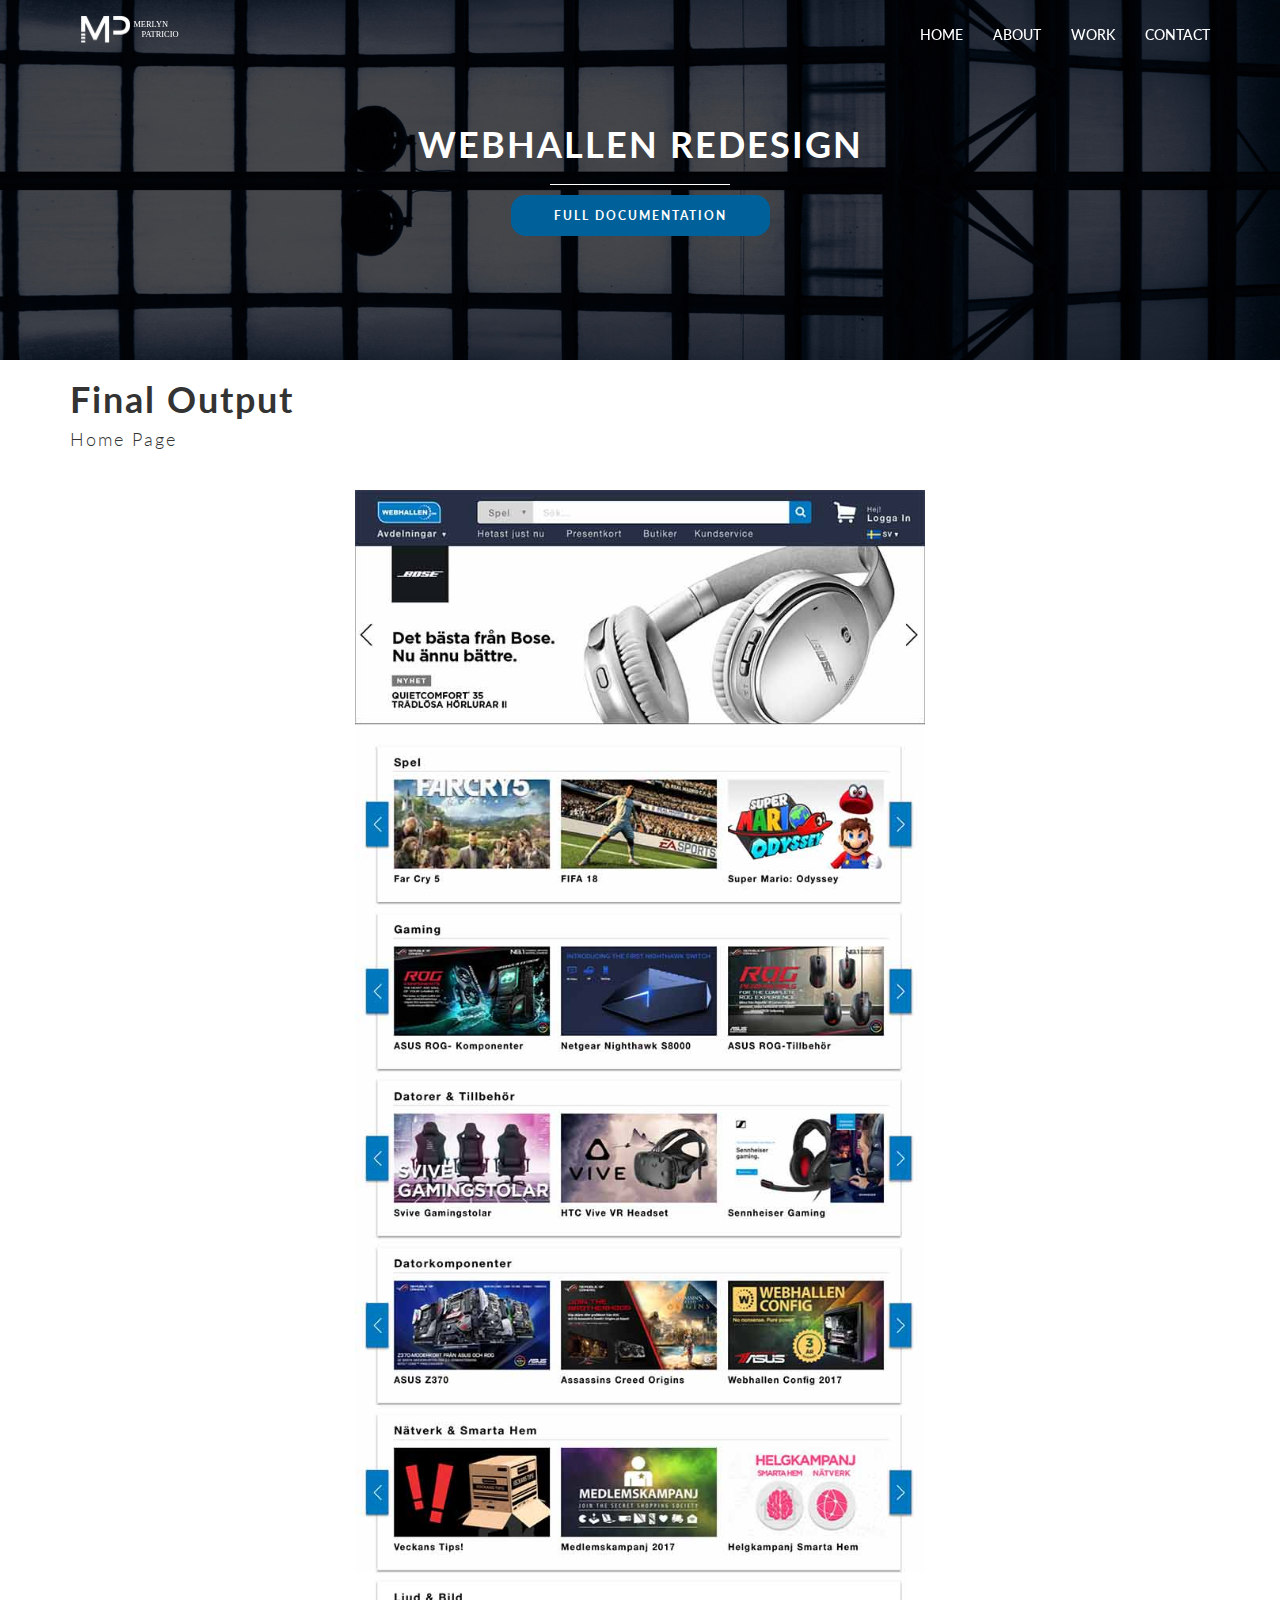
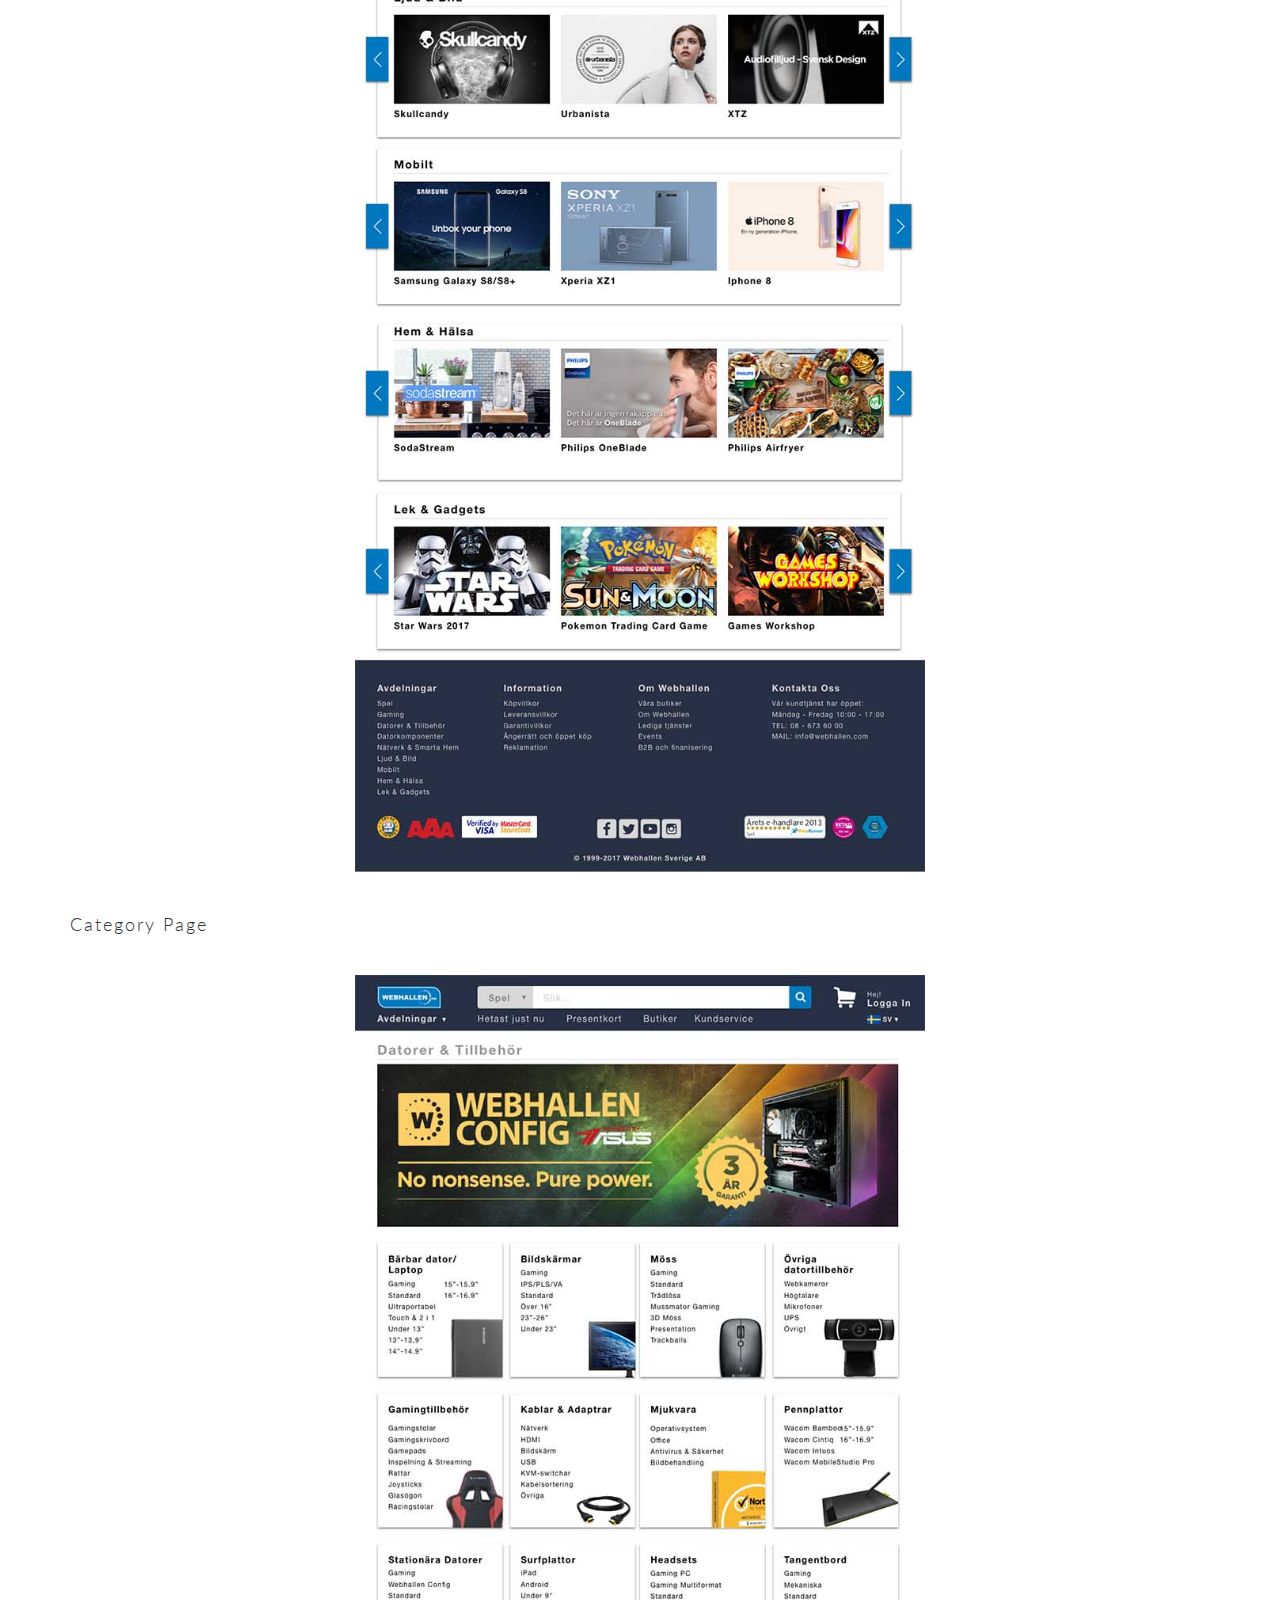
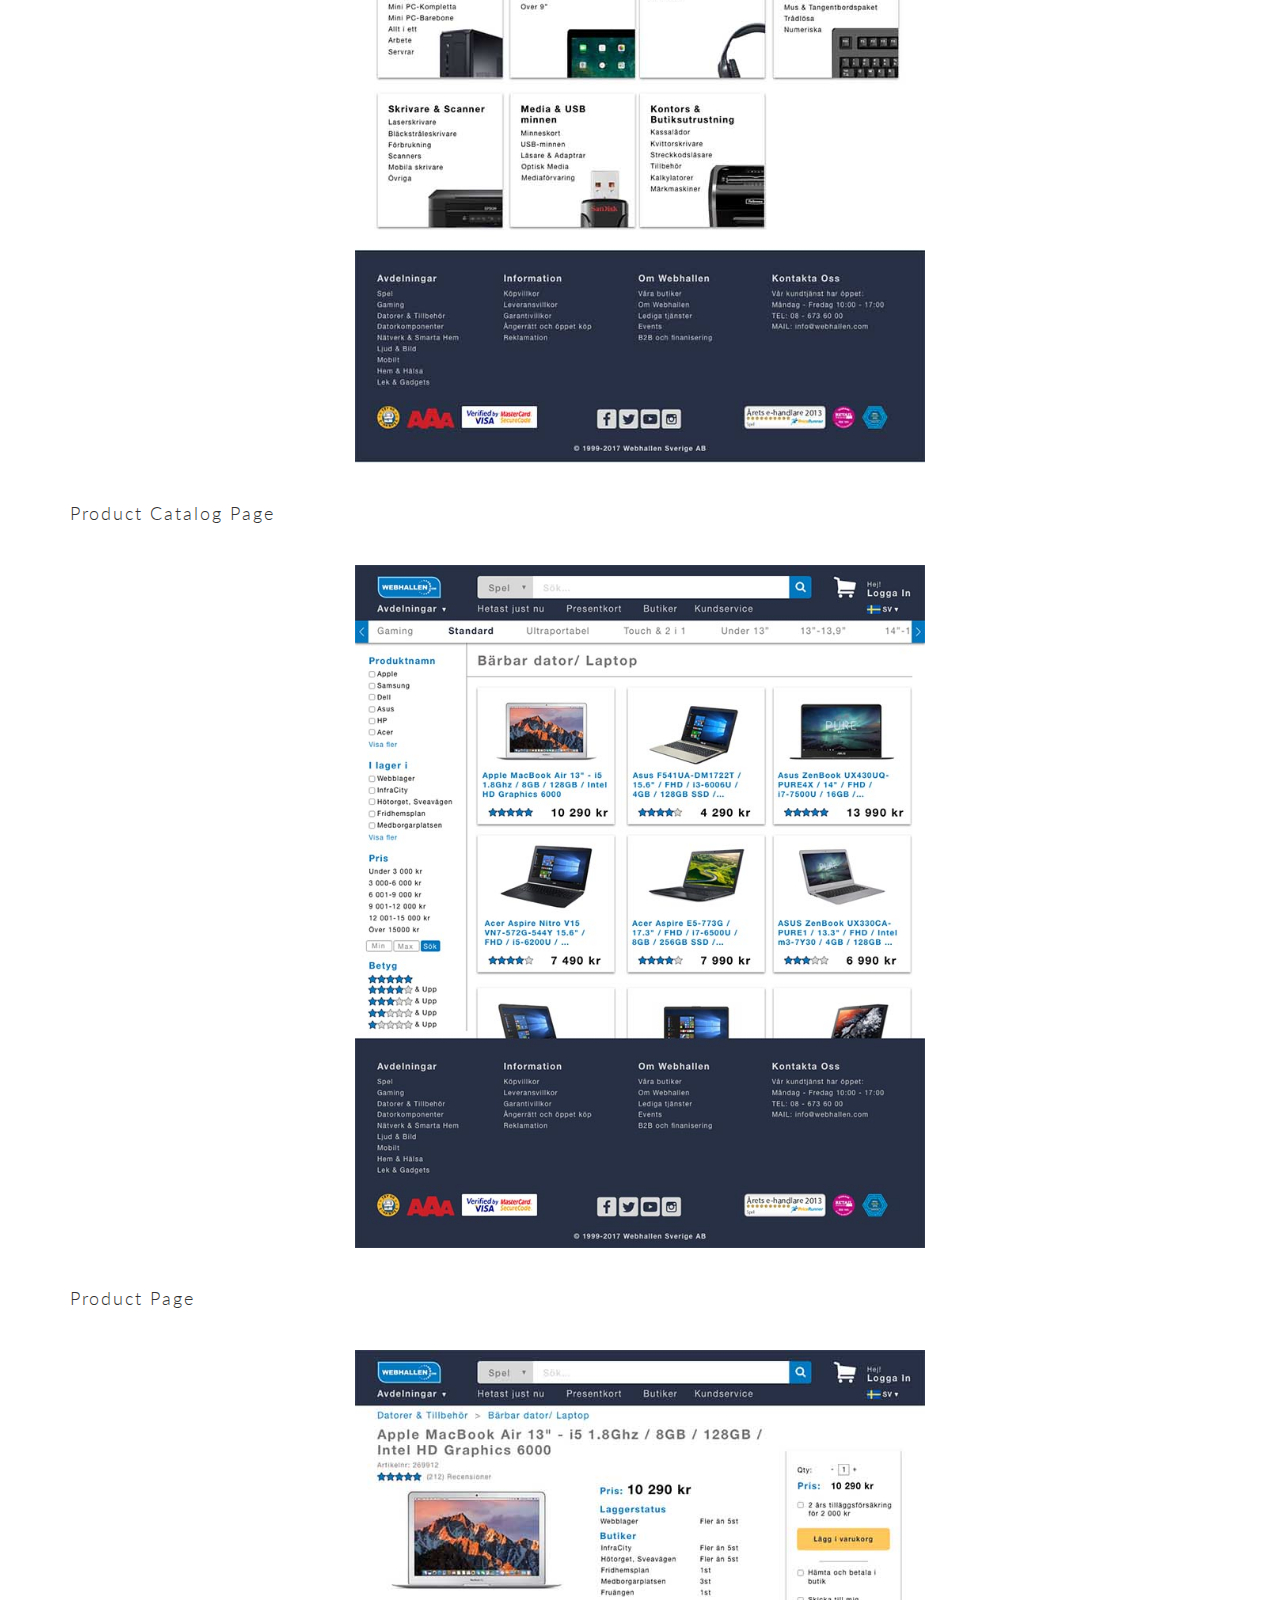
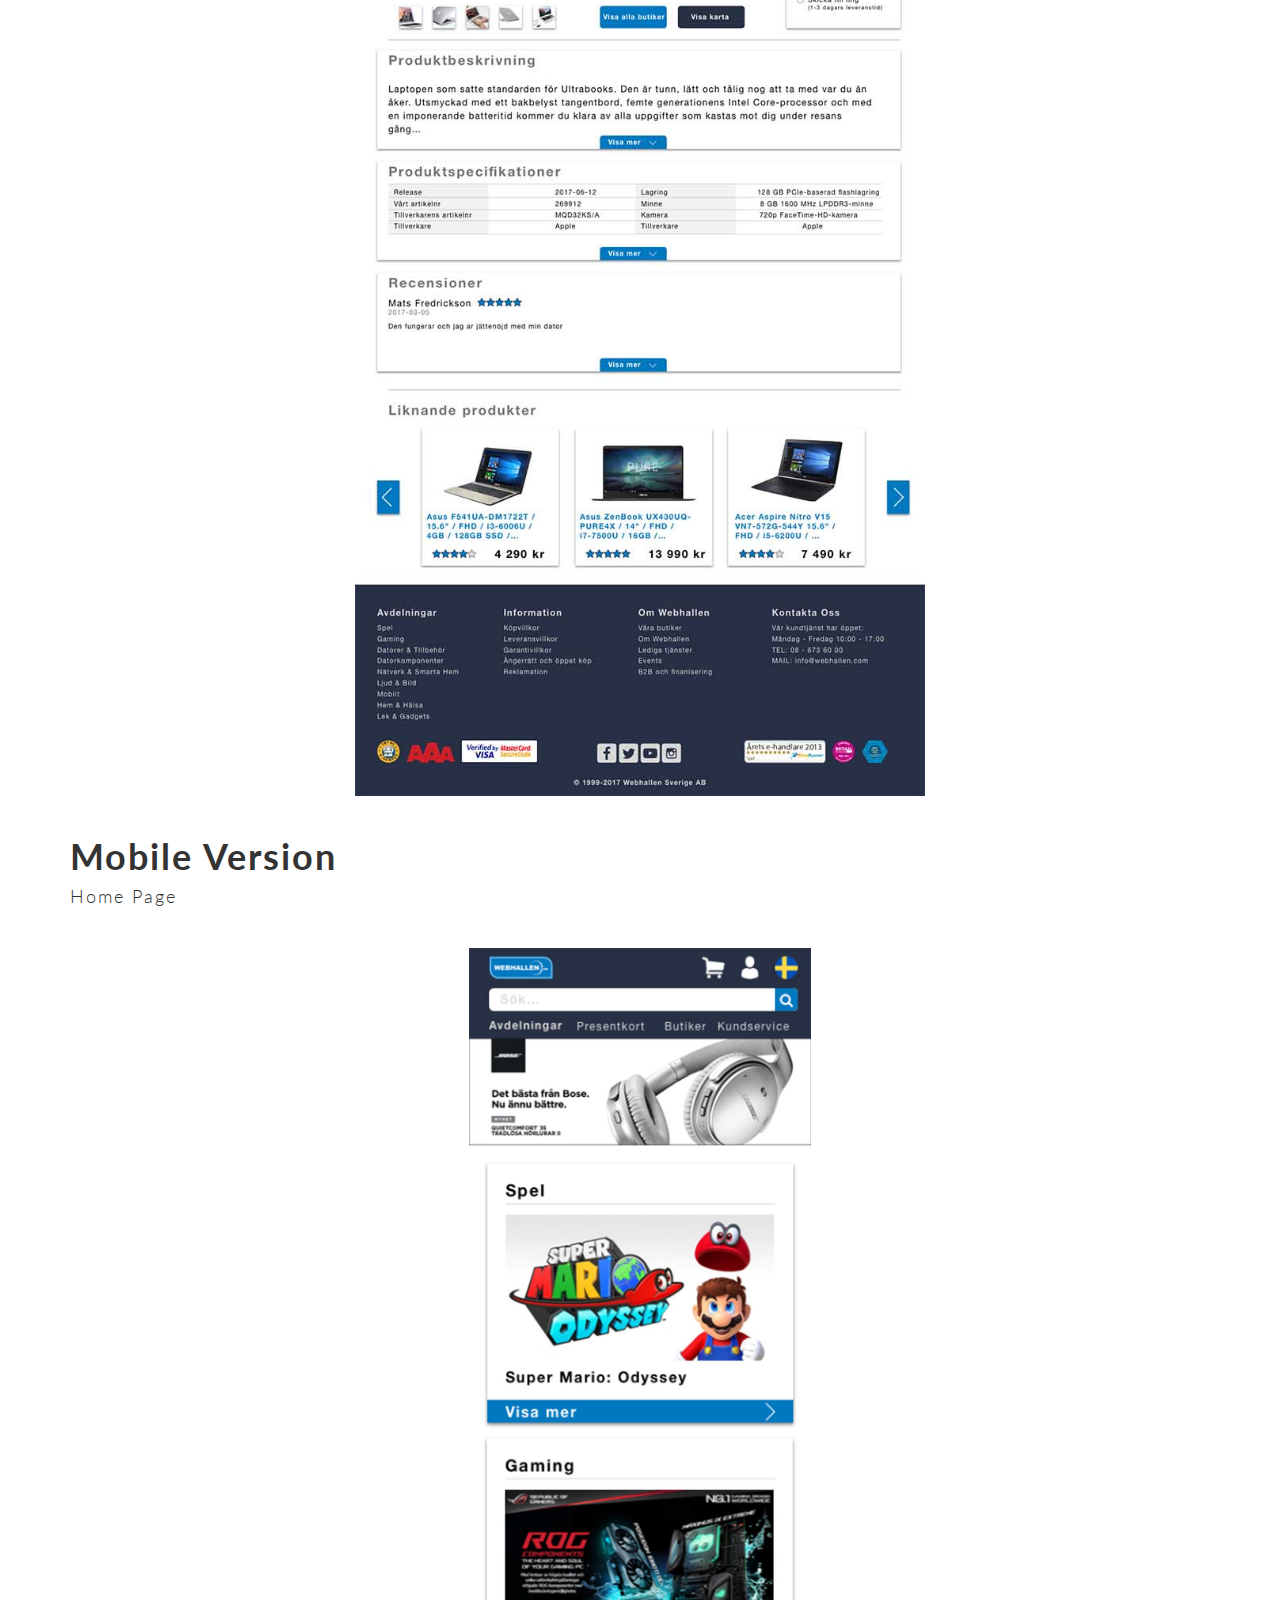
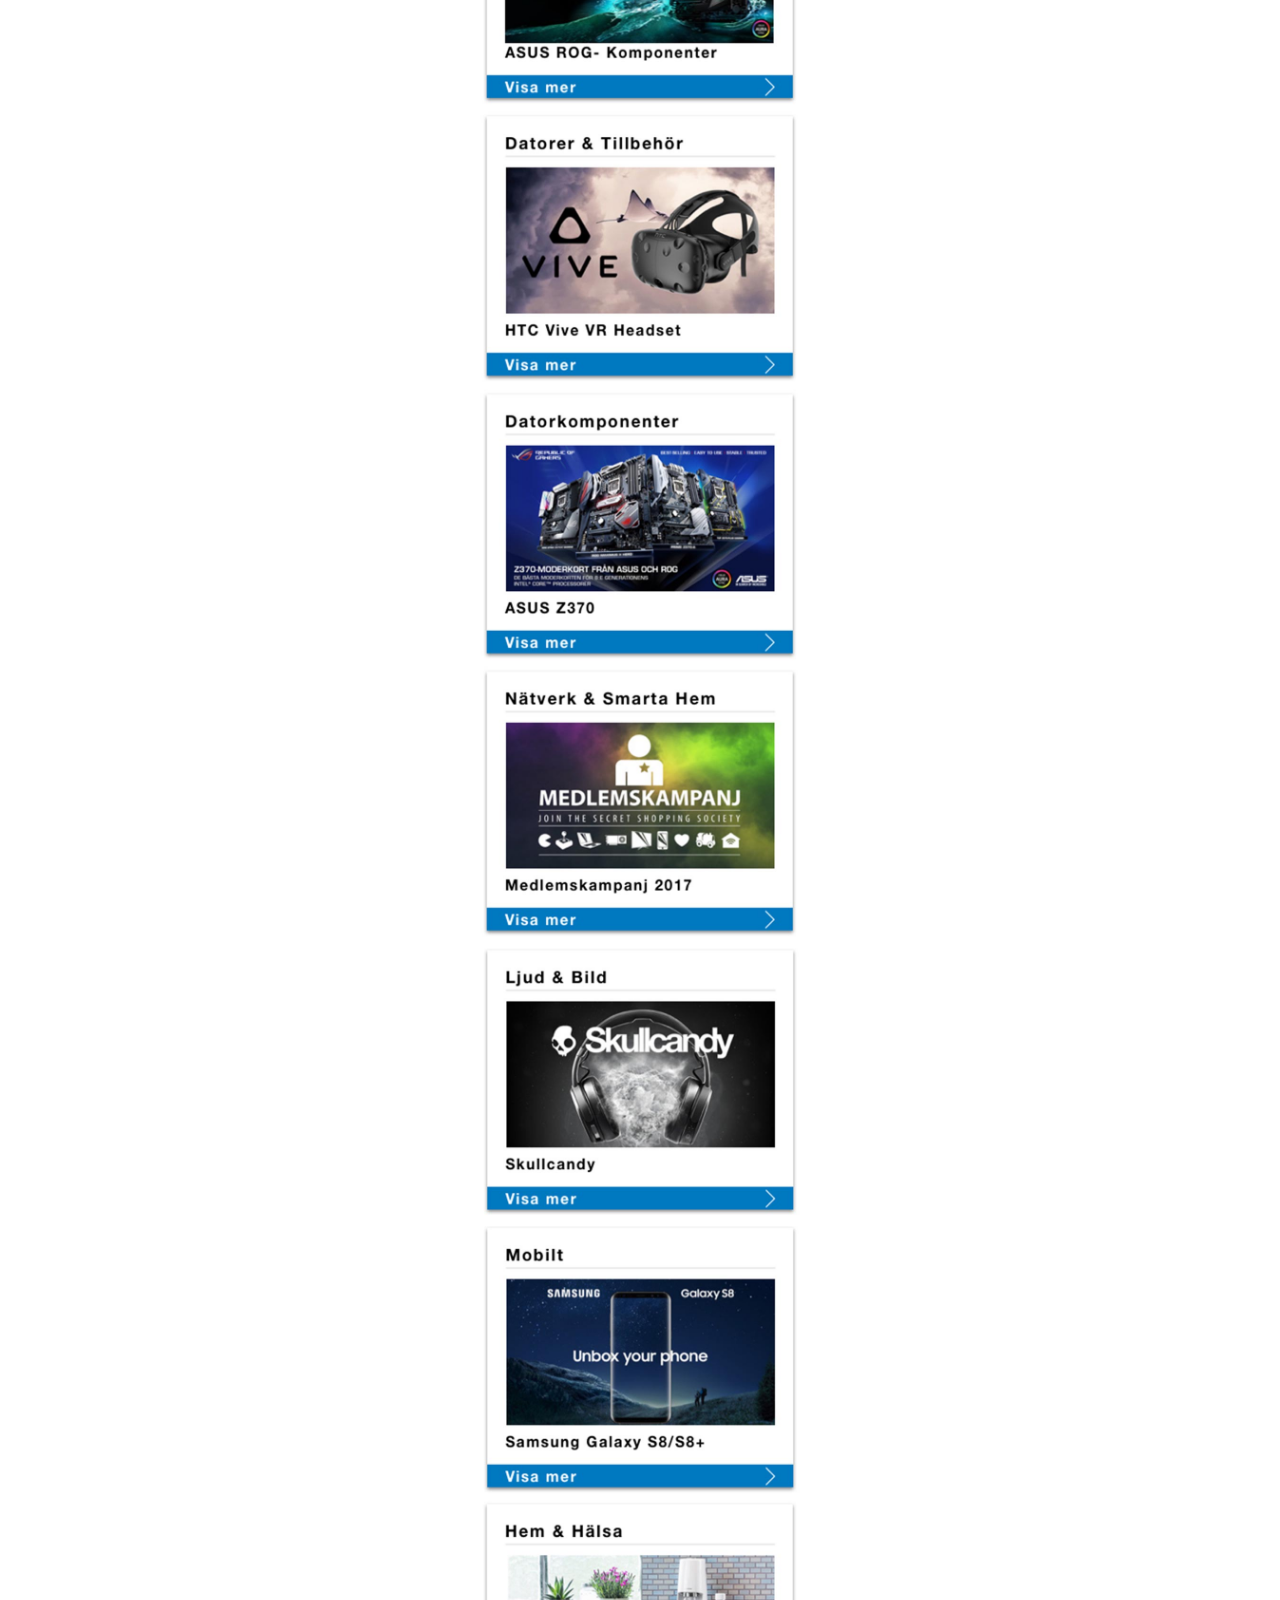
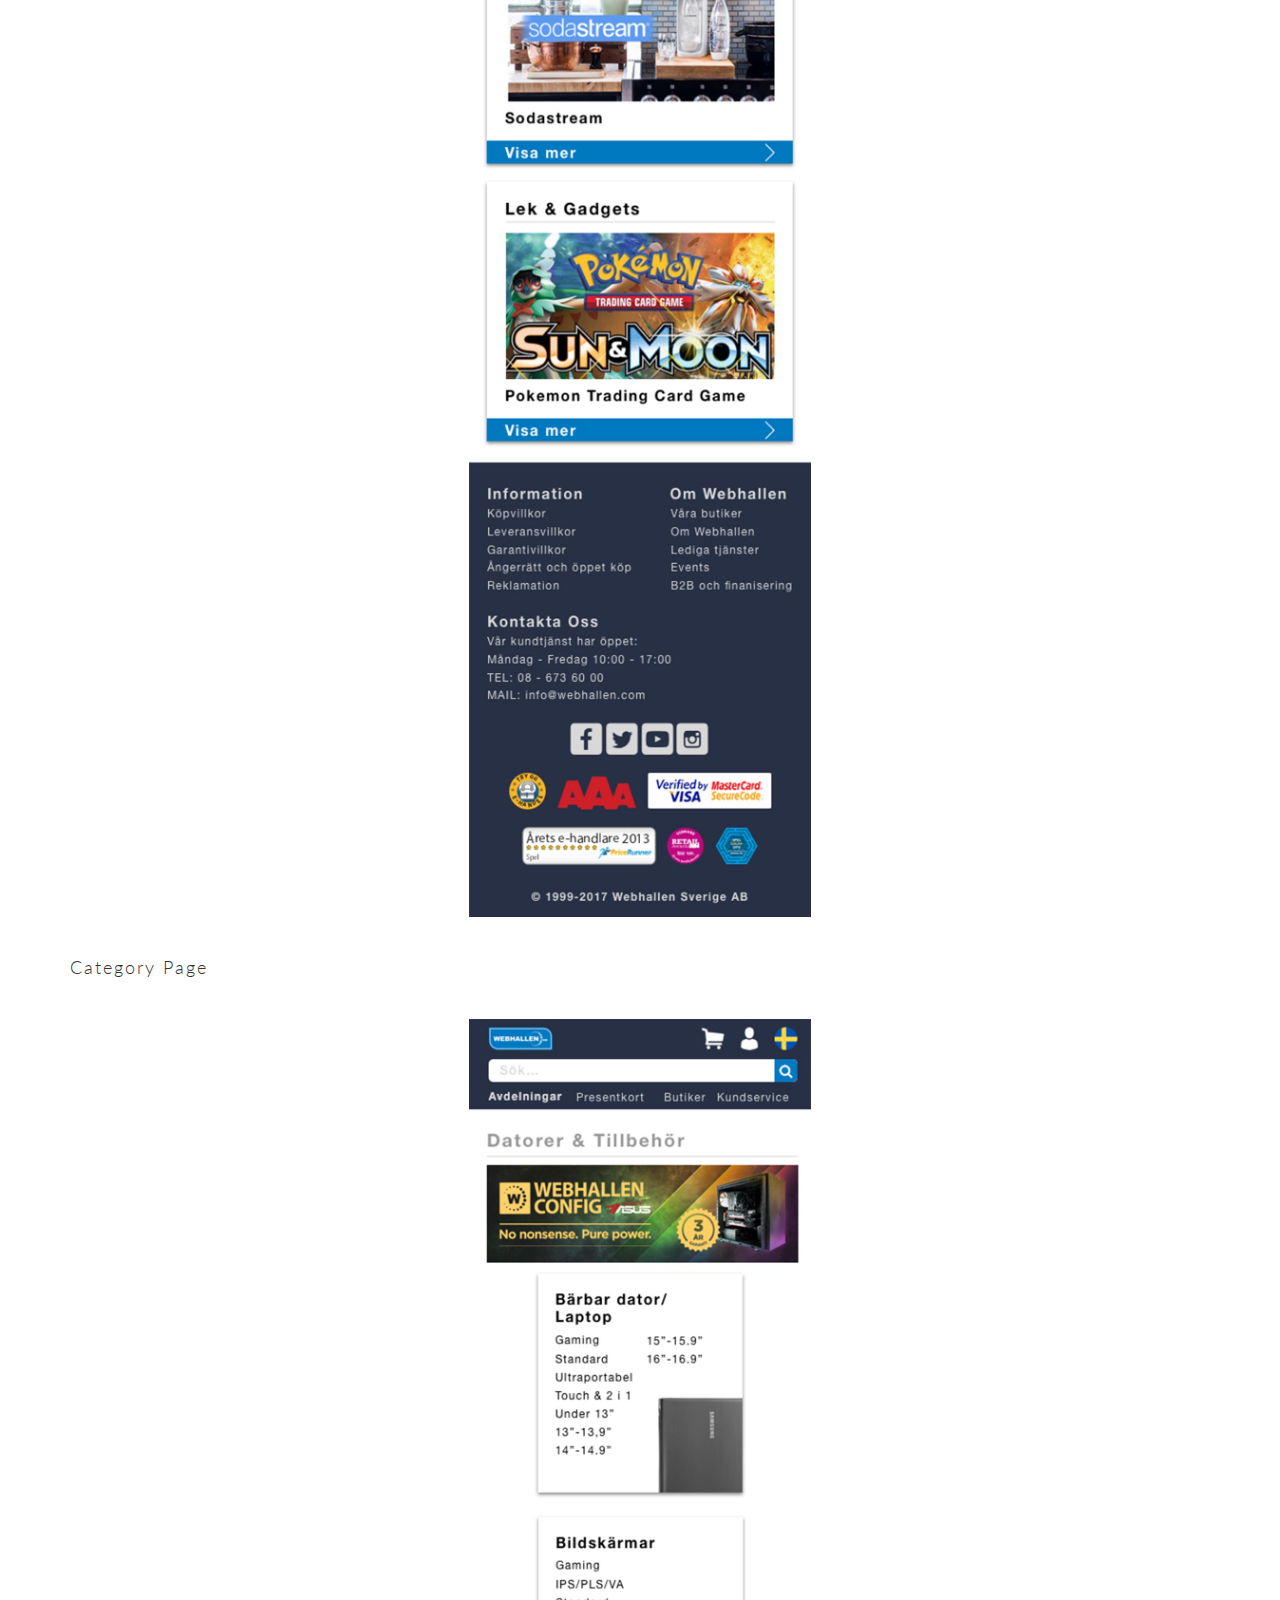
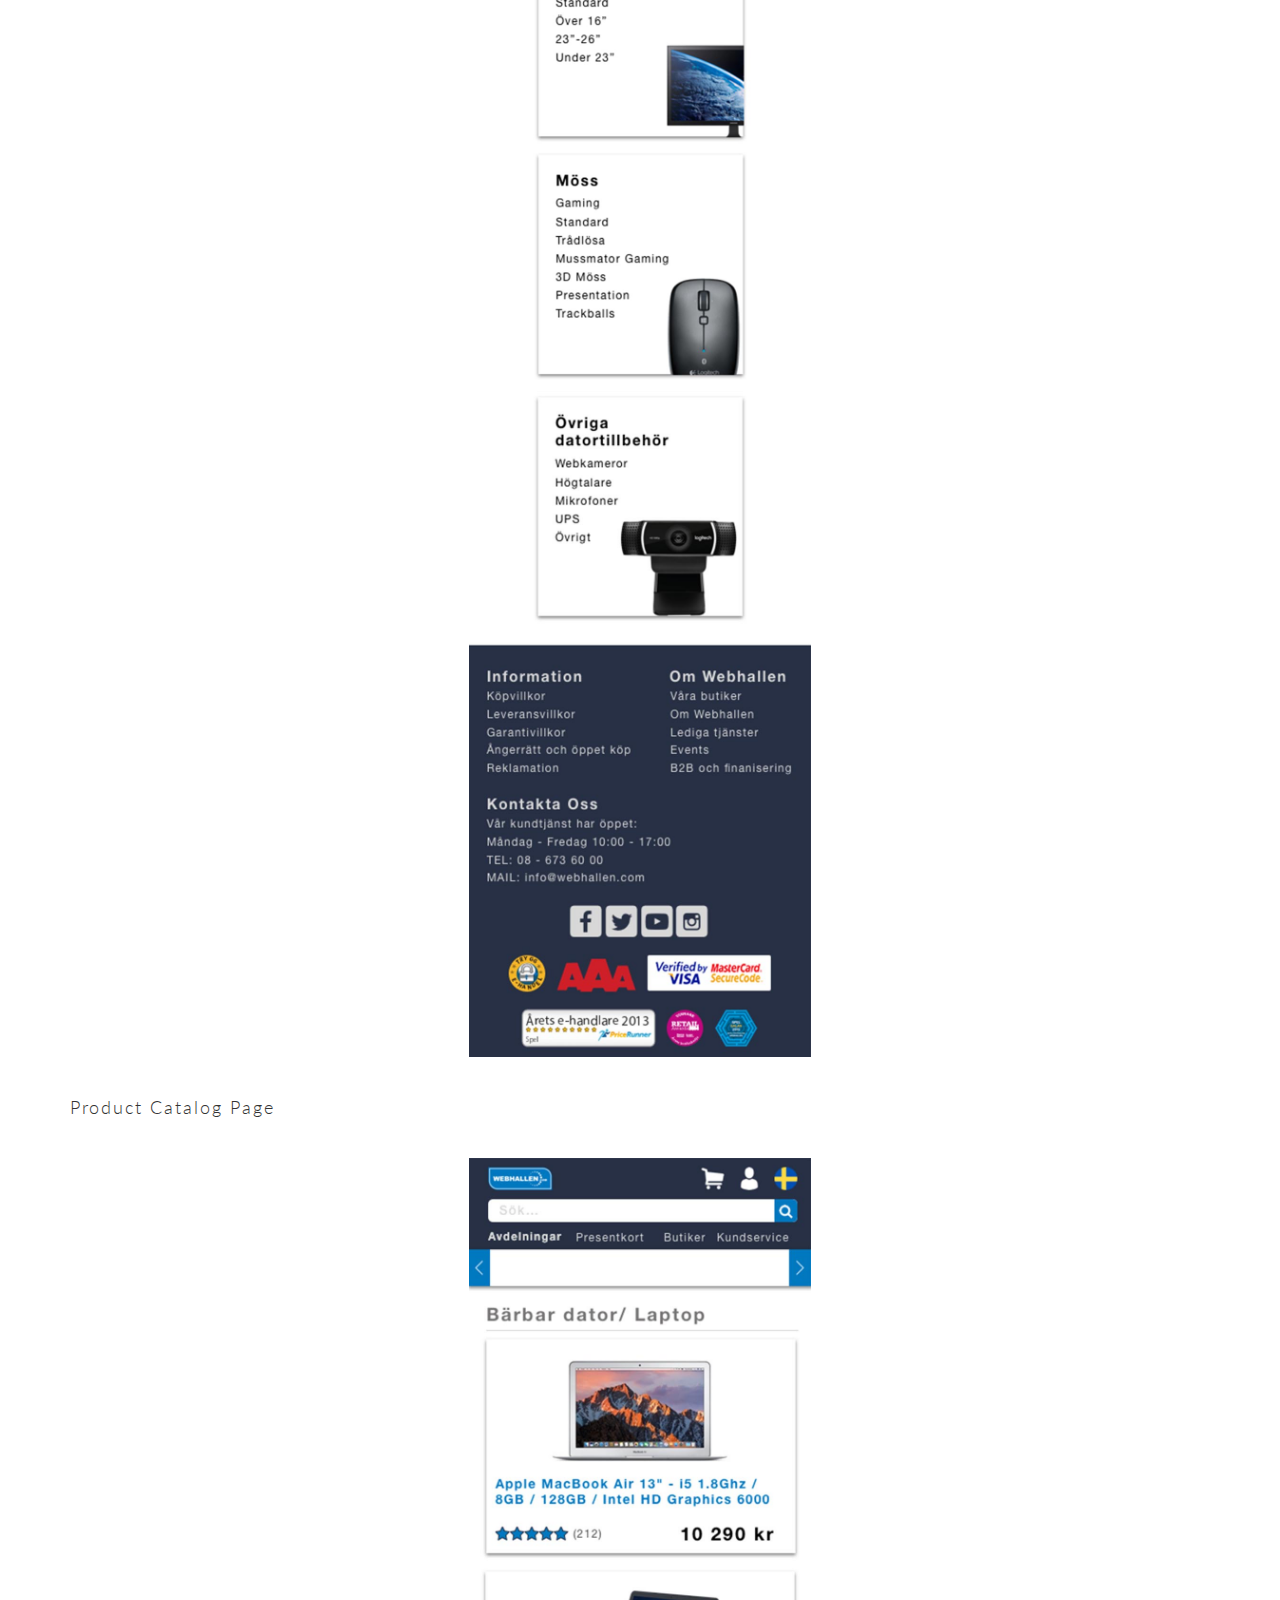
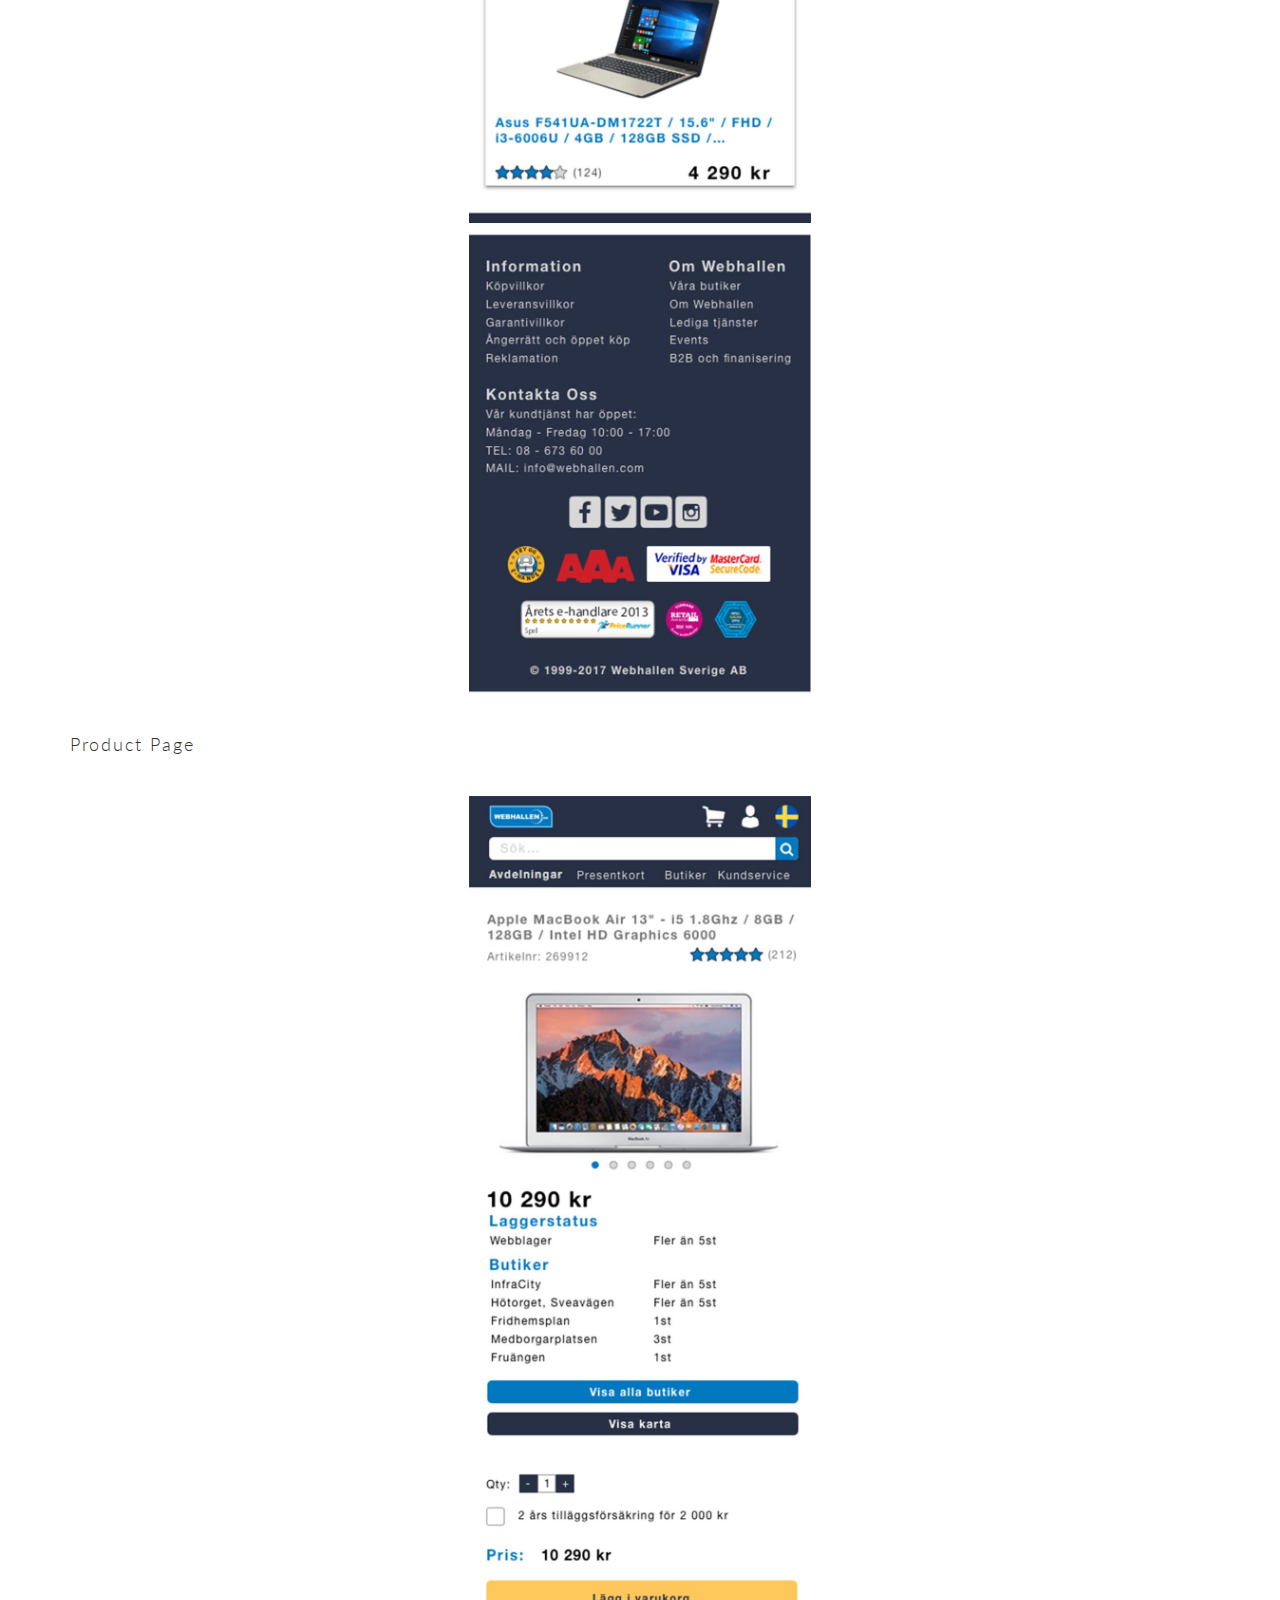
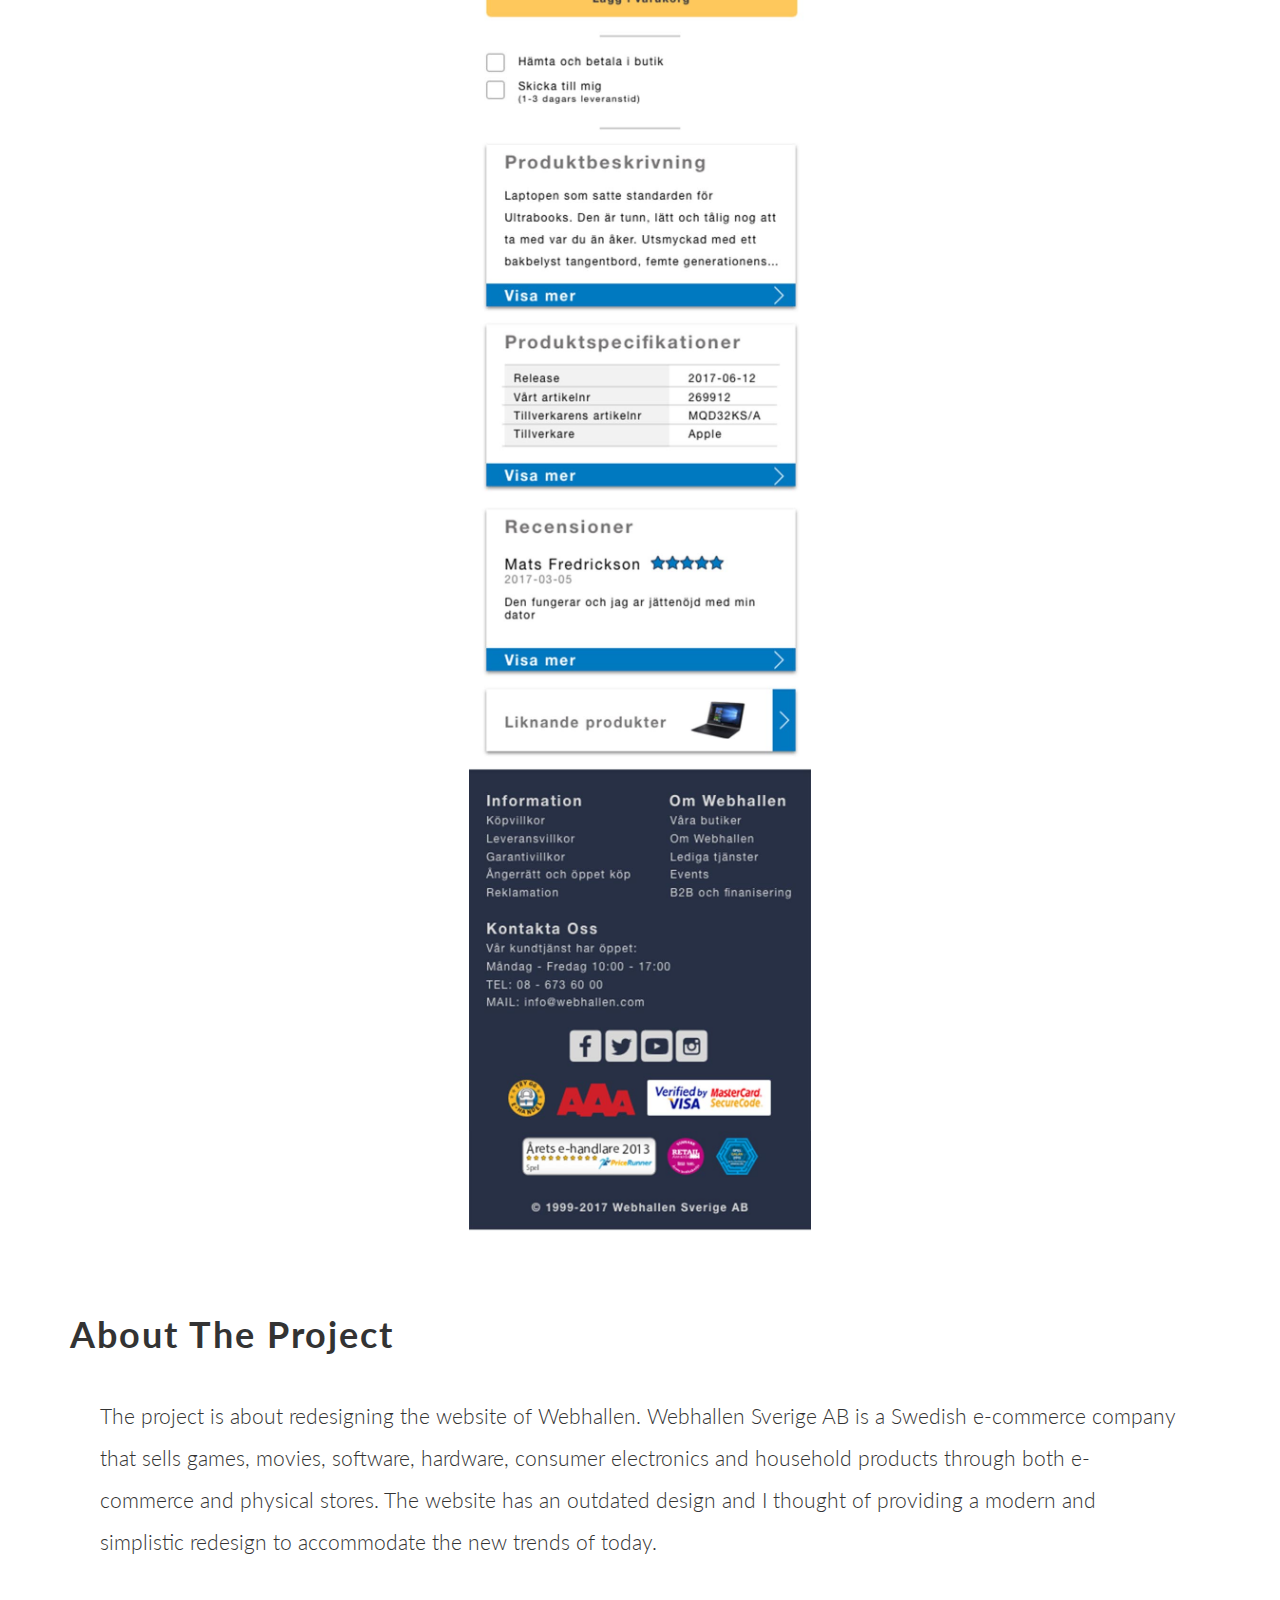
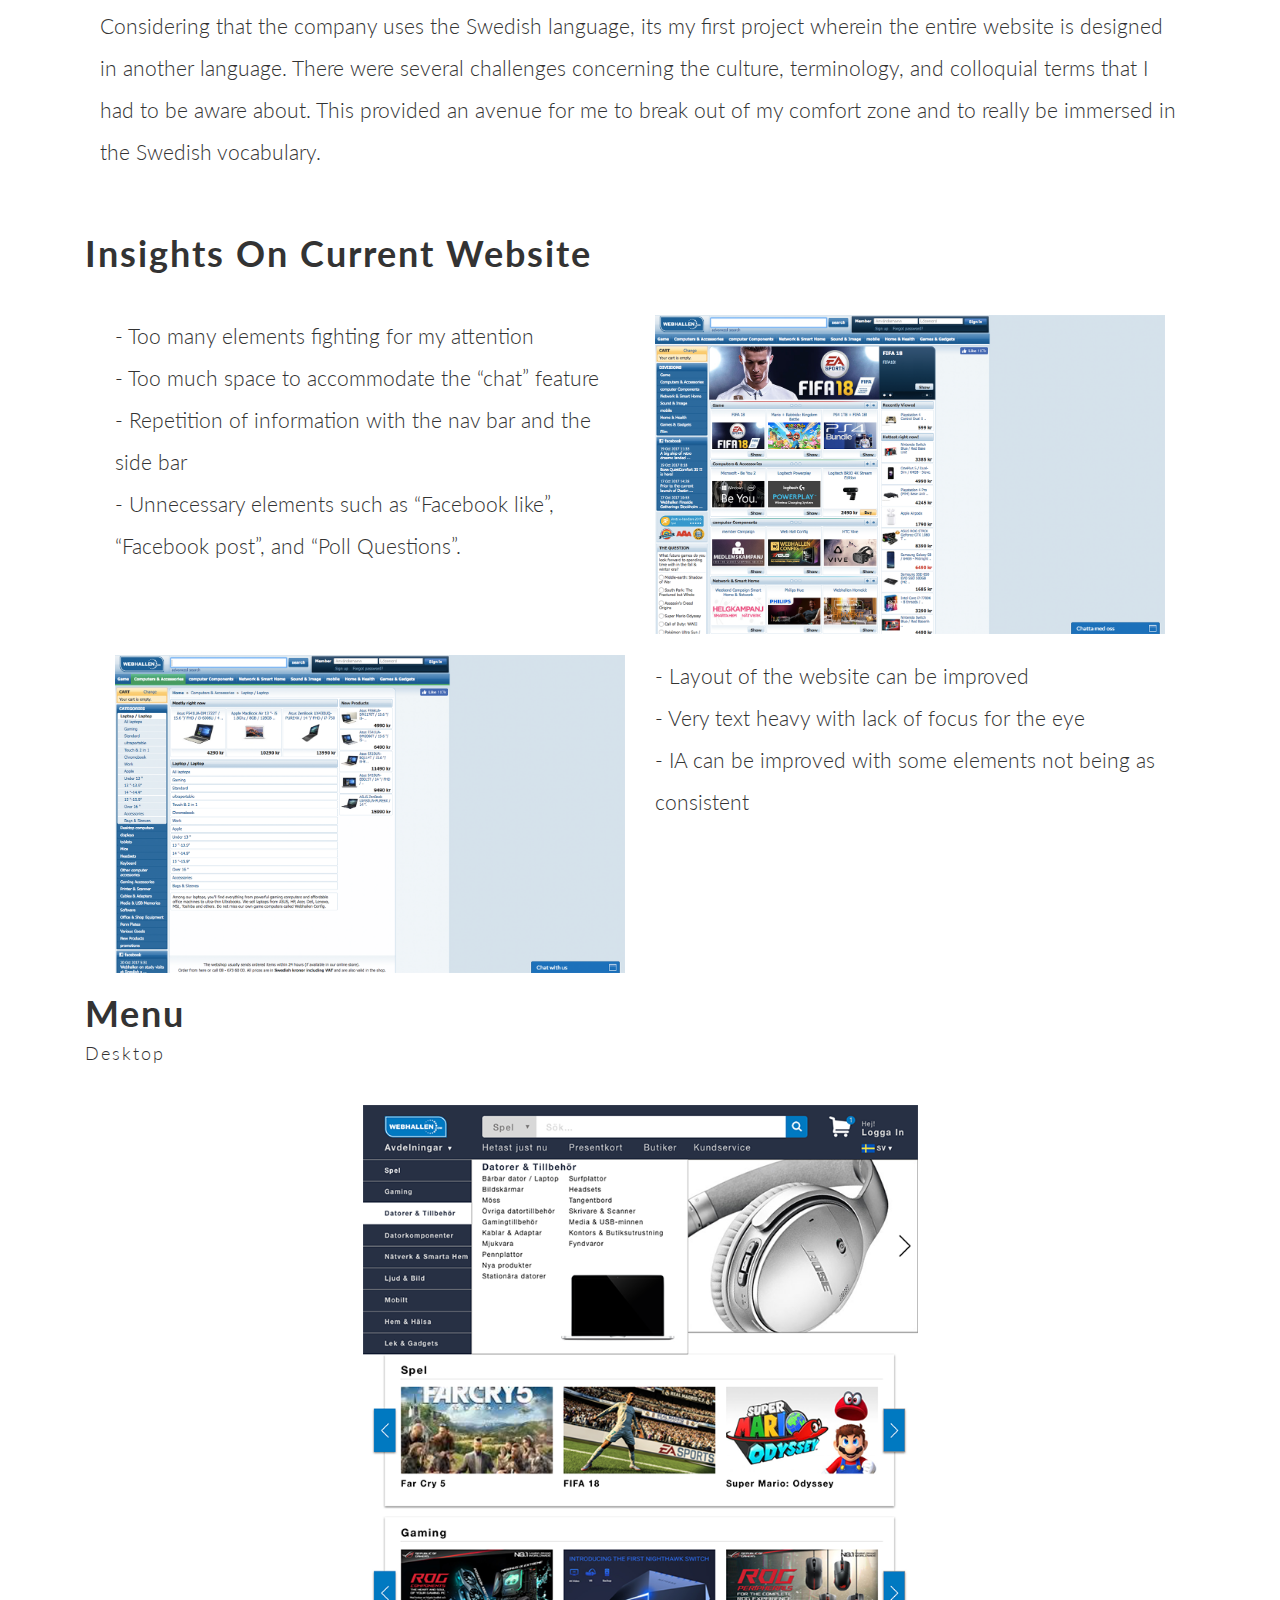
<file: webhallen.html>
<!DOCTYPE html>
<html lang="en">
<head>
	<meta charset="utf-8">
	<title> Webhallen Website Redesign</title>
	<meta http-equiv="X-UA-Compatible" content="IE=Edge">
	<meta name="viewport" content="width=device-width, initial-scale=1">
	<meta name="keywords" content="">
	<meta name="description" content="">

<!-- Favicon -->
<link rel="shortcut icon" type="image/x-icon" href="images/shortlogo.ico" />
<!--Stylesheets-->
	<link href="https://fonts.googleapis.com/css?family=Lato:300,400,700" rel="stylesheet">
	<link rel="stylesheet" href="css/bootstrap.min.css">
	<link rel="stylesheet" href="css/font-awesome.min.css">
	<link rel="stylesheet" href="css/animate.min.css">
	<link rel="stylesheet" href="css/et-line-font.css">
	<link rel="stylesheet" href="css/nivo-lightbox.css">
	<link rel="stylesheet" href="css/nivo_themes/default/default.css">
	<link rel="stylesheet" href="css/style.css">
  <link rel="stylesheet" href="css/blogstyle.css">
	<link href='https://fonts.googleapis.com/css?family=Roboto:400,300,500' rel='stylesheet' type='text/css'>
</head>
<body data-spy="scroll" data-target=".navbar-collapse" data-offset="50">

<!-- preloader section -->
<div class="preloader">
	<div class="sk-spinner sk-spinner-circle">
       <div class="sk-circle1 sk-circle"></div>
       <div class="sk-circle2 sk-circle"></div>
       <div class="sk-circle3 sk-circle"></div>
       <div class="sk-circle4 sk-circle"></div>
       <div class="sk-circle5 sk-circle"></div>
       <div class="sk-circle6 sk-circle"></div>
       <div class="sk-circle7 sk-circle"></div>
       <div class="sk-circle8 sk-circle"></div>
       <div class="sk-circle9 sk-circle"></div>
       <div class="sk-circle10 sk-circle"></div>
       <div class="sk-circle11 sk-circle"></div>
       <div class="sk-circle12 sk-circle"></div>
    </div>
</div>

<!-- navigation section -->
<section class="navbar navbar-fixed-top custom-navbar" role="navigation">
	<div class="container">
		<div class="navbar-header">
			<button class="navbar-toggle" data-toggle="collapse" data-target=".navbar-collapse">
				<span class="icon icon-bar"></span>
				<span class="icon icon-bar"></span>
				<span class="icon icon-bar"></span>
			</button>
			<a href="http://www.merlynpatricio.com" class="navbar-brand"><img src="images/Logo.svg" id="logoimage"></a>
		</div>
		<div class="collapse navbar-collapse">
			<ul class="nav navbar-nav navbar-right">
				<li><a href="index.html" class="smoothScroll">HOME</a></li>
				<li><a href="about.html" class="smoothScroll">ABOUT</a></li>
				<li><a href="portfolio.html" class="smoothScroll">WORK</a></li>
				<li><a href="contact.html" class="smoothScroll">CONTACT</a></li>
			</ul>
		</div>
	</div>
</section>

<!-- Button Top -->
<button onclick="topFunction()" id="myBtn" title="Go to top">
<i class="fa fa-chevron-up fa-2x" aria-hidden="true"></i></button>

<!-- atf section -->
<section id="blogwebhallen">
  <div class="container">
    <div class="row">
      <div class="col-md-12 col-sm-12">
        <h1> WEBHALLEN REDESIGN </h1>
        <hr>
        <a class="btn-blog" href="https://drive.google.com/open?id=0B3RCcCNEvdYqWmx2OXBEeU8zT0U" target = "_blank">FULL DOCUMENTATION</a>
      </div>
    </div>
  </div>    
</section>

<!-- Page Content -->
    <div class="container">
      <div class="row">
        <div class="col-lg-12">
          <h1 class="mt-4">Final Output</h1>
          <h4 class="mt-4">Home Page</h4>
          <hr>
          <img class="col-lg 12" id="desktop" src="images/webhallen/desktop.jpg" alt="job interview image">
          <img class="col-lg 12" id="desktop" src="images/webhallen/desktop2.jpg" alt="job interview image">
          <hr>
          <h4 class="mt-4">Category Page</h4>
          <hr>
          <img class="col-lg 12" id="desktop" src="images/webhallen/desktop3.jpg" alt="job interview image">
          <hr>
          <h4 class="mt-4">Product Catalog Page</h4>
          <hr>
          <img class="col-lg 12" id="desktop" src="images/webhallen/desktop4.jpg" alt="job interview image">
          <hr>
          <h4 class="mt-4">Product Page</h4>
          <hr>
          <img class="col-lg 12" id="desktop" src="images/webhallen/desktop5.jpg" alt="job interview image">
          <hr>
          <h1 class="mt-4">Mobile Version</h1>
          <h4 class="mt-4">Home Page</h4>
          <hr>
          <img class="col-lg 12" id="mobile" src="images/webhallen/mobile.jpg" alt="job interview image">
          <img class="col-lg 12" id="mobile" src="images/webhallen/mobile2.jpg" alt="job interview image">
          <img class="col-lg 12" id="mobile" src="images/webhallen/mobile3.jpg" alt="job interview image">
          <img class="col-lg 12" id="mobile" src="images/webhallen/mobile4.jpg" alt="job interview image">
          <img class="col-lg 12" id="mobile" src="images/webhallen/mobile5.jpg" alt="job interview image">
          <img class="col-lg 12" id="mobile" src="images/webhallen/mobile6.jpg" alt="job interview image">
            <hr>
            <h4 class="mt-4">Category Page</h4>
          <hr>
          <img class="col-lg 12" id="mobile" src="images/webhallen/mobile7.jpg" alt="job interview image">
          <img class="col-lg 12" id="mobile" src="images/webhallen/mobile8.jpg" alt="job interview image">
          <img class="col-lg 12" id="mobile" src="images/webhallen/mobile9.jpg" alt="job interview image">
          <hr>
          <h4 class="mt-4">Product Catalog Page</h4>
          <hr>
          <img class="col-lg 12" id="mobile" src="images/webhallen/mobile10.jpg" alt="job interview image">
          <img class="col-lg 12" id="mobile" src="images/webhallen/mobile11.jpg" alt="job interview image">
          <hr>
           <h4 class="mt-4">Product Page</h4>
          <hr>
          <img class="col-lg 12" id="mobile" src="images/webhallen/mobile12.jpg" alt="job interview image">
          <img class="col-lg 12" id="mobile" src="images/webhallen/mobile13.jpg" alt="job interview image">
          <img class="col-lg 12" id="mobile" src="images/webhallen/mobile14.jpg" alt="job interview image">
          <img class="col-lg 12" id="mobile" src="images/webhallen/mobile15.jpg" alt="job interview image">
          <hr>
          <hr>
          <hr>
          <h1 class="mt-4">About The Project</h1>
            <hr>
            <div class="col-lg-12 col-sm-12">
            <div class="col-lg-12 col-lg-sm 12">
            <p class="lead">The project is about redesigning the website of Webhallen. Webhallen Sverige AB is a Swedish e-commerce company that sells games, movies, software, hardware, consumer electronics and household products through both e-commerce and physical stores. The website has an outdated design and I thought of providing a modern and simplistic redesign to accommodate the new trends of today. <br> <br>Considering that the company uses the Swedish language, its my first project wherein the entire website is designed in another language. There were several challenges concerning the culture, terminology, and colloquial terms that I had to be aware about. This provided an avenue for me to break out of my comfort zone and to really be immersed in the Swedish vocabulary.</p>
          </div>
          </div>

          <div class="col-lg-12 col-sm-12">
            <hr>
          <h1 class="mt-4">Insights On Current Website</h1>
            <hr>
            <div class="col-lg-12 col-lg-sm 12">
            <div class="col-lg-6 col-lg-sm 12">
            <p class="lead"> - Too many elements fighting for my attention <br>
- Too much space to accommodate the “chat” feature <br>
- Repetition of information with the nav bar and the side bar <br>
- Unnecessary elements such as “Facebook like”, “Facebook post”, and “Poll Questions”.</p>
            </div>
          <div class="col-lg-6 col-lg-sm 12">
            <img class="col-lg 12" id="webhallenscreen" src="images/webhallen/screen1.png" alt="job interview image">
          </div>
          </div>
          <hr>
            <div class="col-lg-12 col-lg-sm 12">
            <div class="col-lg-6 col-lg-sm 12">
            <img class="col-lg 12" id="webhallenscreen" src="images/webhallen/screen2.png" alt="job interview image">
            </div>
          <div class="col-lg-6 col-lg-sm 12">
            <p class="lead"> - Layout of the website can be improved <br>
- Very text heavy with lack of focus for the eye <br>
- IA can be improved with some elements not being as consistent </p>
          </div>
          </div>
          <hr>
          <h1 class="mt-4">Menu</h1>
          <h4 class="mt-4">Desktop</h4>
          <hr>
          <img class="col-lg 12" id="desktop" src="images/webhallen/screen3.png" alt="job interview image">
          <hr>
          <h4 class="mt-4">Mobile</h4>
          <hr>
          <img class="col-lg 12" id="mobile" src="images/webhallen/screen4.png" alt="job interview image">
          <h1 class="mt-4">Comparison</h1>
          <h4 class="mt-4">Home</h4>
          <hr>
          <div class="col-lg-12 col-lg-sm 12">
            <div class="col-lg-6 col-lg-sm 12">
              <img class="col-lg 12" id="webhallenscreen" src="images/webhallen/screen1.png" alt="job interview image">
            </div>
          <div class="col-lg-6 col-lg-sm 12">
            <img class="col-lg 12" id="webhallenscreen" src="images/webhallen/screen5.png" alt="job interview image">
          </div>
          </div>
          <hr>
          <h4 class="mt-4">Category</h4>
           <hr>
          <div class="col-lg-12 col-lg-sm 12">
            <div class="col-lg-6 col-lg-sm 12">
              <img class="col-lg 12" id="webhallenscreen" src="images/webhallen/screen7.png" alt="job interview image">
            </div>
          <div class="col-lg-6 col-lg-sm 12">
          <img class="col-lg 12" id="webhallenscreen" src="images/webhallen/screen6.png" alt="job interview image">
          </div>
          </div>
          <hr>
          <hr>
          <h4 class="mt-4">Product Catalog</h4>
           <hr>
          <div class="col-lg-12 col-lg-sm 12">
            <div class="col-lg-6 col-lg-sm 12">
              <img class="col-lg 12" id="webhallenscreen" src="images/webhallen/screen8.png" alt="job interview image">
            </div>
          <div class="col-lg-6 col-lg-sm 12">
          <img class="col-lg 12" id="webhallenscreen" src="images/webhallen/screen10.png" alt="job interview image">
          </div>
          </div>
          <hr>
          <hr>
          <h4 class="mt-4">Product</h4>
           <hr>
          <div class="col-lg-12 col-lg-sm 12">
            <div class="col-lg-6 col-lg-sm 12">
              <img class="col-lg 12" id="webhallenscreen" src="images/webhallen/screen9.png" alt="job interview image">
            </div>
          <div class="col-lg-6 col-lg-sm 12">
          <img class="col-lg 12" id="webhallenscreen" src="images/webhallen/screen11.png" alt="job interview image">
          </div>
          </div>
          <hr>
          <div class="col-lg-12 col-lg-sm 12">
            <p> *This is a non-commercial project that I have designed in my free time. All information appearing in this work is referred to the corresponding websites where I found them. Any resemblance to real projects is purely coincidental. For more information, please check <a href="https://drive.google.com/open?id=0B3RCcCNEvdYqWmx2OXBEeU8zT0U" target = "_blank"> full documentation</p>
              <hr>
          </div>
    </div>

<!-- footer section -->
<footer>
	<div class="container">
		<div class="row">
			<div class="col-md-12 col-sm-12">
        <h4> CONTACT INFORMATION </h4>
        <p id ="contacts">+63 998 995 1707 | hello@merlynpatricio.com | Filinvest 1, Quezon City, PH </p>
				<ul class="social-icon">
					<li><a href="https://www.facebook.com/merlynanthony.patricio" target="_blank" class="fa fa-facebook wow fadeIn" data-wow-delay="0.3s"></a></li>
					<li><a href="https://twitter.com/MerlynPatricio" target="_blank" class="fa fa-twitter wow fadeIn" data-wow-delay="0.6s"></a></li>
					<li><a href="https://linkedin.com/in/mpatricio" target="_blank" class="fa fa-linkedin wow fadeIn " data-wow-delay="0.9s"></a></li>
					<li><a href="https://github.com/merlynpatricio24" target="_blank" class="fa fa-github wow fadeIn " data-wow-delay="0.9s"></a></li>
				</ul>
				<p> DESIGNED AND CODED BY <span id="spiel"> MERLYN PATRICIO </span> </p>
			</div>
		</div>
	</div>
</footer>


<script src="js/jquery.js"></script>
<script src="js/bootstrap.min.js"></script>
<script src="js/smoothscroll.js"></script>
<script src="js/isotope.js"></script>
<script src="js/imagesloaded.min.js"></script>
<script src="js/nivo-lightbox.min.js"></script>
<script src="js/jquery.backstretch.min.js"></script>
<script src="js/wow.min.js"></script>
<script src="js/custom.js"></script>
<script src="http://code.jquery.com/jquery-3.2.1.js"></script>
<script src="js/typed.js"></script>
<script type ="text/javascript">
	$(function(){
		$(".type").typed({
			strings: [
			"People And Ideas",
			"Business and Users",
			"Strategy and Creativity",
			"Planning and Delivery",
			"Design and Technology"

			],
			typeSpeed: 80,
			backDelay: 900,
			loop:true
			
		})

	})
	</script>

	<!-- Google Analytics -->
<script>
  (function(i,s,o,g,r,a,m){i['GoogleAnalyticsObject']=r;i[r]=i[r]||function(){
  (i[r].q=i[r].q||[]).push(arguments)},i[r].l=1*new Date();a=s.createElement(o),
  m=s.getElementsByTagName(o)[0];a.async=1;a.src=g;m.parentNode.insertBefore(a,m)
  })(window,document,'script','https://www.google-analytics.com/analytics.js','ga');

  ga('create', 'UA-101723136-1', 'auto');
  ga('send', 'pageview');

</script>

<script>

// When the user scrolls down 20px from the top of the document, show the button
window.onscroll = function() {scrollFunction()};

function scrollFunction() {
    if (document.body.scrollTop > 20 || document.documentElement.scrollTop > 20) {
        document.getElementById("myBtn").style.display = "block";
    } else {
        document.getElementById("myBtn").style.display = "none";
    }
}

// When the user clicks on the button, scroll to the top of the document
function topFunction() {
    document.body.scrollTop = 0;
    document.documentElement.scrollTop = 0;
}

</script>


</body>
</html>
</file>
<file: css/et-line-font.css>
@font-face {
	font-family: 'et-line';
	src:url('../fonts/et-line.eot');
	src:url('../fonts/et-line.eot?#iefix') format('embedded-opentype'),
		url('../fonts/et-line.woff') format('woff'),
		url('../fonts/et-line.ttf') format('truetype'),
		url('../fonts/et-line.svg#et-line') format('svg');
	font-weight: normal;
	font-style: normal;
}

/* Use the following CSS code if you want to use data attributes for inserting your icons */
[data-icon]:before {
	font-family: 'et-line';
	content: attr(data-icon);
	speak: none;
	font-size: 40px;
	font-weight: normal;
	font-variant: normal;
	text-transform: none;
	line-height: 1;
	-webkit-font-smoothing: antialiased;
	-moz-osx-font-smoothing: grayscale;
	display:inline-block;
}

/* Use the following CSS code if you want to have a class per icon */
/*
Instead of a list of all class selectors,
you can use the generic selector below, but it's slower:
[class*="icon-"] {
*/
.icon-mobile, .icon-laptop, .icon-desktop, .icon-tablet, .icon-phone, .icon-document, .icon-documents, .icon-search, .icon-clipboard, .icon-newspaper, .icon-notebook, .icon-book-open, .icon-browser, .icon-calendar, .icon-presentation, .icon-picture, .icon-pictures, .icon-video, .icon-camera, .icon-printer, .icon-toolbox, .icon-briefcase, .icon-wallet, .icon-gift, .icon-bargraph, .icon-grid, .icon-expand, .icon-focus, .icon-edit, .icon-adjustments, .icon-ribbon, .icon-hourglass, .icon-lock, .icon-megaphone, .icon-shield, .icon-trophy, .icon-flag, .icon-map, .icon-puzzle, .icon-basket, .icon-envelope, .icon-streetsign, .icon-telescope, .icon-gears, .icon-key, .icon-paperclip, .icon-attachment, .icon-pricetags, .icon-lightbulb, .icon-layers, .icon-pencil, .icon-tools, .icon-tools-2, .icon-scissors, .icon-paintbrush, .icon-magnifying-glass, .icon-circle-compass, .icon-linegraph, .icon-mic, .icon-strategy, .icon-beaker, .icon-caution, .icon-recycle, .icon-anchor, .icon-profile-male, .icon-profile-female, .icon-bike, .icon-wine, .icon-hotairballoon, .icon-globe, .icon-genius, .icon-map-pin, .icon-dial, .icon-chat, .icon-heart, .icon-cloud, .icon-upload, .icon-download, .icon-target, .icon-hazardous, .icon-piechart, .icon-speedometer, .icon-global, .icon-compass, .icon-lifesaver, .icon-clock, .icon-aperture, .icon-quote, .icon-scope, .icon-alarmclock, .icon-refresh, .icon-happy, .icon-sad, .icon-facebook, .icon-twitter, .icon-googleplus, .icon-rss, .icon-tumblr, .icon-linkedin, .icon-dribbble {
	font-family: 'et-line';
	speak: none;
	font-style: normal;
	font-weight: normal;
	font-variant: normal;
	text-transform: none;
	line-height: 1;
	-webkit-font-smoothing: antialiased;
	-moz-osx-font-smoothing: grayscale;
	display:inline-block;
}
.icon-mobile:before {
	content: "\e000";
}
.icon-laptop:before {
	content: "\e001";
}
.icon-desktop:before {
	content: "\e002";
}
.icon-tablet:before {
	content: "\e003";
}
.icon-phone:before {
	content: "\e004";
}
.icon-document:before {
	content: "\e005";
}
.icon-documents:before {
	content: "\e006";
}
.icon-search:before {
	content: "\e007";
}
.icon-clipboard:before {
	content: "\e008";
}
.icon-newspaper:before {
	content: "\e009";
}
.icon-notebook:before {
	content: "\e00a";
}
.icon-book-open:before {
	content: "\e00b";
}
.icon-browser:before {
	content: "\e00c";
}
.icon-calendar:before {
	content: "\e00d";
}
.icon-presentation:before {
	content: "\e00e";
}
.icon-picture:before {
	content: "\e00f";
}
.icon-pictures:before {
	content: "\e010";
}
.icon-video:before {
	content: "\e011";
}
.icon-camera:before {
	content: "\e012";
}
.icon-printer:before {
	content: "\e013";
}
.icon-toolbox:before {
	content: "\e014";
}
.icon-briefcase:before {
	content: "\e015";
}
.icon-wallet:before {
	content: "\e016";
}
.icon-gift:before {
	content: "\e017";
}
.icon-bargraph:before {
	content: "\e018";
}
.icon-grid:before {
	content: "\e019";
}
.icon-expand:before {
	content: "\e01a";
}
.icon-focus:before {
	content: "\e01b";
}
.icon-edit:before {
	content: "\e01c";
}
.icon-adjustments:before {
	content: "\e01d";
}
.icon-ribbon:before {
	content: "\e01e";
}
.icon-hourglass:before {
	content: "\e01f";
}
.icon-lock:before {
	content: "\e020";
}
.icon-megaphone:before {
	content: "\e021";
}
.icon-shield:before {
	content: "\e022";
}
.icon-trophy:before {
	content: "\e023";
}
.icon-flag:before {
	content: "\e024";
}
.icon-map:before {
	content: "\e025";
}
.icon-puzzle:before {
	content: "\e026";
}
.icon-basket:before {
	content: "\e027";
}
.icon-envelope:before {
	content: "\e028";
}
.icon-streetsign:before {
	content: "\e029";
}
.icon-telescope:before {
	content: "\e02a";
}
.icon-gears:before {
	content: "\e02b";
}
.icon-key:before {
	content: "\e02c";
}
.icon-paperclip:before {
	content: "\e02d";
}
.icon-attachment:before {
	content: "\e02e";
}
.icon-pricetags:before {
	content: "\e02f";
}
.icon-lightbulb:before {
	content: "\e030";
}
.icon-layers:before {
	content: "\e031";
}
.icon-pencil:before {
	content: "\e032";
}
.icon-tools:before {
	content: "\e033";
}
.icon-tools-2:before {
	content: "\e034";
}
.icon-scissors:before {
	content: "\e035";
}
.icon-paintbrush:before {
	content: "\e036";
}
.icon-magnifying-glass:before {
	content: "\e037";
}
.icon-circle-compass:before {
	content: "\e038";
}
.icon-linegraph:before {
	content: "\e039";
}
.icon-mic:before {
	content: "\e03a";
}
.icon-strategy:before {
	content: "\e03b";
}
.icon-beaker:before {
	content: "\e03c";
}
.icon-caution:before {
	content: "\e03d";
}
.icon-recycle:before {
	content: "\e03e";
}
.icon-anchor:before {
	content: "\e03f";
}
.icon-profile-male:before {
	content: "\e040";
}
.icon-profile-female:before {
	content: "\e041";
}
.icon-bike:before {
	content: "\e042";
}
.icon-wine:before {
	content: "\e043";
}
.icon-hotairballoon:before {
	content: "\e044";
}
.icon-globe:before {
	content: "\e045";
}
.icon-genius:before {
	content: "\e046";
}
.icon-map-pin:before {
	content: "\e047";
}
.icon-dial:before {
	content: "\e048";
}
.icon-chat:before {
	content: "\e049";
}
.icon-heart:before {
	content: "\e04a";
}
.icon-cloud:before {
	content: "\e04b";
}
.icon-upload:before {
	content: "\e04c";
}
.icon-download:before {
	content: "\e04d";
}
.icon-target:before {
	content: "\e04e";
}
.icon-hazardous:before {
	content: "\e04f";
}
.icon-piechart:before {
	content: "\e050";
}
.icon-speedometer:before {
	content: "\e051";
}
.icon-global:before {
	content: "\e052";
}
.icon-compass:before {
	content: "\e053";
}
.icon-lifesaver:before {
	content: "\e054";
}
.icon-clock:before {
	content: "\e055";
}
.icon-aperture:before {
	content: "\e056";
}
.icon-quote:before {
	content: "\e057";
}
.icon-scope:before {
	content: "\e058";
}
.icon-alarmclock:before {
	content: "\e059";
}
.icon-refresh:before {
	content: "\e05a";
}
.icon-happy:before {
	content: "\e05b";
}
.icon-sad:before {
	content: "\e05c";
}
.icon-facebook:before {
	content: "\e05d";
}
.icon-twitter:before {
	content: "\e05e";
}
.icon-googleplus:before {
	content: "\e05f";
}
.icon-rss:before {
	content: "\e060";
}
.icon-tumblr:before {
	content: "\e061";
}
.icon-linkedin:before {
	content: "\e062";
}
.icon-dribbble:before {
	content: "\e063";
}
</file>
<file: css/style.css>
body {
    background: #ffffff;
    font-family: 'Lato', sans-serif;
    font-weight: 300;
    position: relative;
  }


html, body {
     width: 100%;
     overflow-x: hidden;
  }

h1, h2, h3, h4 {
  font-weight: 700;
  letter-spacing: 2px;
}

.heading {
  font-size: 20px;
}
.subheading {
  font-size: 14px;
  font-weight: 300;
  padding-bottom: 60px;
}
.bold {
  font-weight: bold;
}

p {
  line-height: 28px;
  font-size: 15px;
}

a {
  outline: none !important;
}

hr {
  width: 180px;
  border-color: white;
}

button:hover {
  cursor: pointer;
}

button:link {
  text-decoration: none;
}

button:visited {
  text-decoration: none;
}

.section-title strong {
	color: #00C6D7;
  font-size: 56px;
}

.section-title h1 {
	font-size: 24px;
}

.section-title {
  padding-bottom: 10px;
}

.medium-icon {
  font-size: 32px !important;
}

#work,#about, 
#portfolio, #contact {
   padding-top: 100px;
  padding-bottom: 100px;
}


/* ==========================================================================
preloader section
========================================================================== */
.preloader {
    position: fixed;
    top: 0;
    left: 0;
    width: 100%;
    height: 100%;
    z-index: 99999;
    display: -webkit-flex;
    display: -ms-flexbox;
    display: flex;
    -webkit-flex-flow: row nowrap;
        -ms-flex-flow: row nowrap;
            flex-flow: row nowrap;
    -webkit-justify-content: center;
        -ms-flex-pack: center;
            justify-content: center;
    -webkit-align-items: center;
        -ms-flex-align: center;
            align-items: center;
    background: none repeat scroll 0 0 #fff;
}
.sk-spinner-circle.sk-spinner {
  width: 100px;
  height: 100px;
  position: relative; }
.sk-spinner-circle .sk-circle {
  width: 100%;
  height: 100%;
  position: absolute;
  left: 0;
  top: 0; }
.sk-spinner-circle .sk-circle:before {
  content: '';
  display: block;
  margin: 0 auto;
  width: 20%;
  height: 20%;
  background-color: #00619a;
  border-radius: 100%;
  -webkit-animation: sk-circleBounceDelay 1.2s infinite ease-in-out;
          animation: sk-circleBounceDelay 1.2s infinite ease-in-out;
  /* Prevent first frame from flickering when animation starts */
  -webkit-animation-fill-mode: both;
          animation-fill-mode: both; }
.sk-spinner-circle .sk-circle2 {
  -webkit-transform: rotate(30deg);
          transform: rotate(30deg); }
.sk-spinner-circle .sk-circle3 {
  -webkit-transform: rotate(60deg);
          transform: rotate(60deg); }
.sk-spinner-circle .sk-circle4 {
  -webkit-transform: rotate(90deg);
          transform: rotate(90deg); }
.sk-spinner-circle .sk-circle5 {
  -webkit-transform: rotate(120deg);
          transform: rotate(120deg); }
.sk-spinner-circle .sk-circle6 {
  -webkit-transform: rotate(150deg);
          transform: rotate(150deg); }
.sk-spinner-circle .sk-circle7 {
  -webkit-transform: rotate(180deg);
          transform: rotate(180deg); }
.sk-spinner-circle .sk-circle8 {
  -webkit-transform: rotate(210deg);
          transform: rotate(210deg); }
.sk-spinner-circle .sk-circle9 {
  -webkit-transform: rotate(240deg);
          transform: rotate(240deg); }
.sk-spinner-circle .sk-circle10 {
  -webkit-transform: rotate(270deg);
          transform: rotate(270deg); }
.sk-spinner-circle .sk-circle11 {
  -webkit-transform: rotate(300deg);
          transform: rotate(300deg); }
.sk-spinner-circle .sk-circle12 {
  -webkit-transform: rotate(330deg);
          transform: rotate(330deg); }
.sk-spinner-circle .sk-circle2:before {
  -webkit-animation-delay: -1.1s;
          animation-delay: -1.1s; }
.sk-spinner-circle .sk-circle3:before {
  -webkit-animation-delay: -1s;
          animation-delay: -1s; }
.sk-spinner-circle .sk-circle4:before {
  -webkit-animation-delay: -0.9s;
          animation-delay: -0.9s; }
.sk-spinner-circle .sk-circle5:before {
  -webkit-animation-delay: -0.8s;
          animation-delay: -0.8s; }
.sk-spinner-circle .sk-circle6:before {
  -webkit-animation-delay: -0.7s;
          animation-delay: -0.7s; }
.sk-spinner-circle .sk-circle7:before {
  -webkit-animation-delay: -0.6s;
          animation-delay: -0.6s; }
.sk-spinner-circle .sk-circle8:before {
  -webkit-animation-delay: -0.5s;
          animation-delay: -0.5s; }
.sk-spinner-circle .sk-circle9:before {
  -webkit-animation-delay: -0.4s;
          animation-delay: -0.4s; }
.sk-spinner-circle .sk-circle10:before {
  -webkit-animation-delay: -0.3s;
          animation-delay: -0.3s; }
.sk-spinner-circle .sk-circle11:before {
  -webkit-animation-delay: -0.2s;
          animation-delay: -0.2s; }
.sk-spinner-circle .sk-circle12:before {
  -webkit-animation-delay: -0.1s;
          animation-delay: -0.1s; }

@-webkit-keyframes sk-circleBounceDelay {
  0%, 80%, 100% {
    -webkit-transform: scale(0);
            transform: scale(0); }

  40% {
    -webkit-transform: scale(1);
            transform: scale(1); } }

@keyframes sk-circleBounceDelay {
  0%, 80%, 100% {
    -webkit-transform: scale(0);
            transform: scale(0); }

  40% {
    -webkit-transform: scale(1);
            transform: scale(1); } }


/* ==========================================================================
navigation section
========================================================================== */

.custom-navbar {
    background: #1c1d1e;
    margin-bottom: 0;
}
#logoimage {
  width: 120px;
  position: absolute;
  top: 0px;
}
.custom-navbar .navbar-brand  {
  color: #1c1d1e;
  font-weight: 600;
  font-size: 24px;
}
.custom-navbar .navbar-brand .navbar-toggle {
    background: #1c1d1e;
    padding: 4px 6px;
    font-size: 16px;
    color: #fff;
    }
.custom-navbar .nav li a {
    color: #ffffff;
    font-size: 14px;
    font-weight: 500;
    }
.custom-navbar .nav li a:hover {
  	background: transparent;
   color: #eeeeee;
}
.custom-navbar .nav > li > a:focus {
  background-color: transparent;
  color: #ffffff;
  outline: none;
}
.custom-navbar .nav li.active > a {
  /* For active page*/
    }
.custom-navbar .navbar-toggle {
        border: none;
        padding-top: 10px;
    }
.custom-navbar .navbar-toggle .icon-bar {
        background: white;
        border-color: transparent;
    }


#myBtn {
    display: none; /* Hidden by default */
    position: fixed; /* Fixed/sticky position */
    bottom: 20px; /* Place the button at the bottom of the page */
    right: 30px; /* Place the button 30px from the right */
    z-index: 99; /* Make sure it does not overlap */
    border: none; /* Remove borders */
    outline: none; /* Remove outline */
    background-color: #00619a; /* Set a background color */
    color: white; /* Text color */
    cursor: pointer; /* Add a mouse pointer on hover */
    padding: 20px; /* Some padding */
    border-radius: 10px; /* Rounded corners */
    transition: all 0.2s ease-in-out;

}

#myBtn:hover {
    bottom:30px; /* Add a dark-grey background on hover */
}

/* ==========================================================================
home section
========================================================================== */
#home {
  background: #3B3B3B url('../images/rocket.svg');
  background-repeat: no-repeat;
  background-size: cover;
  background-position: center;
  color: #ffffff;
  display: -webkit-flex;
  display: -ms-flexbox;
  display: flex;
  -webkit-align-items: center;
  -ms-flex-align: center;
      align-items: center;
  height: 100vh;
  text-align: center;
}

#home span {
  font-size: 40px;
  font-weight:700;
  text-transform: uppercase;
}
#home h1 {
  font-size: 40px;
  font-weight:700;
}
#home h3 {
  font-size: 20px;
  font-weight: 300;
}
#home hr {
  width: 240px;
  border: 1px solid white;
}
#home .btn {
  background: #2a1f4e;
  border: 1px solid #2a1f4e;
  border-radius: 15px;
  color: white;
  font-size: 15px;
  font-weight: 700;
  letter-spacing: 2px;
  padding: 12px 42px;
  margin-top: 40px;
  margin-right: 16px;
  transition: all 0.4s ease-in-out;
}
#home .btn:hover {
  background: transparent;
  border-color: #2a1f4e;
  color: white;
}
#home .btn-aboutme {
  background: white;
  border-color: transparent;
  color: #011016;
}
#home .btn-aboutme:hover {
	border: 1px solid #ffffff;
  	border-radius: 15px;
	background: transparent;
  	color: #ffffff;
}

#down {
  width: 25px;
  height: auto;
  margin-left: auto;
  margin-right: auto;
  display: block;
  position: relative;
  bottom: -100px;
   animation: dance 1s infinite;
  -webkit-animation: dance 1s infinite;
  -moz-animation: dance 1s infinite;
}

@keyframes dance {
  0% {bottom: -100px;}
 50% {bottom: -130px;}
 100% {bottom: -100px;}
}

@-webkit-keyframes dance {
 0% {bottom: -100px;}
 50% {bottom: -130px;}
 100% {bottom: -100px;}
}

@-moz-keyframes dance {
 0% {bottom: -100px;}
 50% {bottom: -130px;}
 100% {bottom: -100px;}
}

.

/* ==========================================================================
about section
========================================================================== */
#about {
background-color: #00619a;
background-image: url(http://www.transparenttextures.com/patterns/cubes.png);
  background-attachment: fixed;
  background-position: center;
text-align: center;
display: -webkit-flex;
  display: -ms-flexbox;
  display: flex;
color: white;
 -webkit-align-items: center;
  -ms-flex-align: center;
      align-items: center;
}
.storyheading {
  margin-bottom: 50px;
}

.storyheading h3{
  font-weight: 500;
}

.storyheading h1{
  font-weight: 300;
}

.storycontent {
  margin-bottom: 60px; 
}

.storycontent p {
  margin-bottom: 60px; 
}

.btn-aboutme {
  background: #1c1d1e;
  border: 1px solid #1c1d1e;
  border-radius: 15px;
  color: #ffffff;
  font-size: 15px;
  font-weight: 700;
  letter-spacing: 2px;
  padding: 12px 42px;
  margin-top: 40px;
  margin-right: 0px;
  transition: all 0.4s ease-in-out;
}

.btn-aboutme:hover {
  background: transparent;
  border: 1px solid #1c1d1e;
  color:#1c1d1e;
}

.btn-resume {
  background: white;
  border: 1px solid white;
  border-radius: 15px;
  color: #00619a;
  font-size: 15px;
  font-weight: 700;
  letter-spacing: 2px;
  padding: 12px 42px;
  margin-top: 10px;
  margin-right: 0px;
  transition: all 0.4s ease-in-out;
}

.btn-resume:hover {
  background-color: transparent;
  border: 1px solid white;
  color: white;
  text-decoration: none;
}

.storyheading img {
  width: 150px;
  height: 150px;
}

/* ==========================================================================
process section
========================================================================== */
#work {
    text-align: center;
    background-color: #1c1d1e;
    color: #ffffff;
}
#work .col-md-4 {
  padding: 28px;
  position: relative;
  transition: all 0.4s ease-in-out;
}
#work .col-md-4:hover {
  background-color: #ffffff;
  box-shadow: 0px 2px 8px 0px rgba(50, 50, 50, 0.20);
}
#work h3 {
  font-size: 18px;
}

.processcontent {
  border: 1px solid white;
}


/* ==========================================================================
portfolio section
========================================================================== */
#portfolio {
  background-color: #ffffff;
  text-align: center;
  }
#portfolio .container {
  width: 100%;
  padding: 0;
  margin: 0;
}
#portfolio img {
  width: 100%;
  transition: all 0.4s ease-in-out;
}
#portfolio img:hover {
  opacity: 0.5;
}

#portfolio hr {
  border-color: #1c1d1e;
}
/* FILTER CSS */
.filter-wrapper {
    width: 100%;
    margin: 40px 0 24px 0;
    overflow: hidden;
    text-align: center;
}
.filter-wrapper li {
    display: inline-block;
    margin: 4px;
}
.filter-wrapper li a {
    color: #1c1d1e;
    font-size: 13px;
    font-weight: bold;
    letter-spacing: 2px;
    text-transform: uppercase;
    padding: 8px 17px;
    display: block;
    text-decoration: none;
    transition: all 0.4s ease-in-out;
}
.filter-wrapper li .selected,
.filter-wrapper li a:focus,
.filter-wrapper li a:hover {
    color: #00619a;
    outline: none;
  }

/* ISOTOPE BOX CSS */
.iso-box-section {
    width: 100%;
}
.iso-box-wrapper {
    width: 100%;
    padding: 0;
    clear: both;
    position: relative;
}
.iso-box {
    position: relative;
    min-height: 50px;
    float: left;
    overflow: hidden;
    margin-bottom: 20px;
}
.iso-box > a {
    display: block;
    width: 100%;
    height: 100%;
    overflow: hidden;
}
.iso-box > a {
    display: block;
    width: 100%;
    height: 100%;
    overflow: hidden;
}
.fluid-img {
  width: 100%;
  display: block;
}

.btn-portfolio {
  background: #00619a;
  border: 1px solid #00619a;
  border-radius: 15px;
  color: #ffffff;
  font-size: 15px;
  font-weight: 300;
  letter-spacing: 2px;
  padding: 12px 42px;
  transition: all 0.4s ease-in-out;
  margin-top: 50px;
}

.btn-portfolio:hover {
  background: transparent;
  color: #00619a;
  font-weight: 700;
}

/* ==========================================================================
contact section
========================================================================== */
#contact {
  background: #3B3B3B url('../images/Forest.jpg') no-repeat center center;
  background-attachment: fixed;
  background-repeat: no-repeat;
  background-size: cover;
  background-position: center;
  color: #ffffff;
  text-align: center;
}
#contact h2 {
  padding-bottom: 20px;
}
#contact h3 {
  font-size: 16px;
  font-weight: bold;
  letter-spacing: 1px;
}
#contact .medium-icon {
  padding-top: 10px;
  padding-right: 10px;
}
#contact .contact-info div {
  padding-top: 14px;
  padding-bottom: 14px;
}
#contact form {
  padding-top: 60px;
}
#contact .form-control {
  border: 2px solid #ffffff;
  border-radius: 0;
  box-shadow: none;
  margin-top: 10px;
  margin-bottom: 10px;
  transition: all 0.4s ease-in-out;
}
#contact input {
  height: 40px;
}
#contact input[type="submit"] {
  background: #00c6d7;
  border: 3px solid #00c6d7;
  letter-spacing: 1px;
  margin-top: 18px;
  height: 50px;
  color: #ffffff;
}
#contact input[type="submit"]:hover {
  color: #000000;
}

.est {
  position: relative;
  text-align: center;
  text-decoration: none;
  bottom: -50px;
}

.btn-email {
  background: #00619a;
  border: 1px solid #ffffff;
  border-radius: 15px;
  color: #ffffff;
  font-size: 15px;
  font-weight: 300;
  letter-spacing: 2px;
  padding: 12px 42px;
  transition: all 0.4s ease-in-out;
  position: relative;
  }

.btn-email:hover {
  background: #2a1f4e;
  border-color: white;
  color: white;
  text-decoration: none;
}

/* ==========================================================================
aboutme section
========================================================================== */
#aboutme {
background-color: #1c1d1e;
  background-attachment: fixed;
  background-position: center;
  color: #ffffff;
  display: -webkit-flex;
  display: -ms-flexbox;
  display: flex;
  -webkit-align-items: center;
  -ms-flex-align: center;
      align-items: center;
  height: 10vh;
  text-align: center;
}

#aboutme h1 {
  border: 1px solid white;
  padding: 40px 20px;
  margin: 300px;
}

#aboutme span {
  font-weight: 300;
}

/* ==========================================================================
aboutme 2 section
========================================================================== */


#aboutmedescription p {
  font-size: 16px;
  line-height: 200%;
}

#aboutmedescription h1 {
  margin-top: 70px;
}

.btn-resumeabout {
  background: #00619a;
  border: 1px solid #00619a;
  border-radius: 15px;
  color: white;
  font-size: 15px;
  font-weight: 300;
  letter-spacing: 2px;
  padding: 12px 42px;
  margin: 20px;
  transition: all 0.4s ease-in-out;
  float: right;
}

.btn-resumeabout:hover {
  background: transparent;
  border: 1px solid #00619a;
}

#merlynportrait {
  width: 280px;
  height: 500px;
  margin-left: auto;
  margin-right: auto;
  display: block;
}

/* ==========================================================================
eden page section
========================================================================== */


#edensection {
  background: #3B3B3B url('../images/treebg.jpg') no-repeat center center;
  background-position: center;
  background-size: cover;
  color: #ffffff;
  display: -webkit-flex;
  display: -ms-flexbox;
  display: flex;
  -webkit-align-items: center;
  -ms-flex-align: center;
      align-items: center;
  height: 90vh;
}

#edensection p {
  padding-top: 20px;
  font-size: 20px;
  padding-bottom: 20px;
}

#edensection button {
  background: #d9c699;
  border: 1px solid #1c1d1e;
  border-radius: 15px;
  color: #ffffff;
  font-size: 15px;
  font-weight: 300;
  letter-spacing: 2px;
  padding: 12px 42px;
  transition: all 0.4s ease-in-out;
  margin-top: 20px;
  }

  #edensection img {
    width: 100%;
    height: auto;
    margin-right: auto;
    margin-left: auto;
    display: block;
  }


  .btn-eden {
  background: #d9c699;
  border: 1px solid #1c1d1e;
  border-radius: 15px;
  color: #1c1d1e;
  font-size: 15px;
  font-weight: 300;
  letter-spacing: 2px;
  padding: 12px 42px;
  transition: all 0.4s ease-in-out;
  margin-top: 20px;
  }

      .btn-eden:hover {
    background: transparent;
    color: #d9c699;
    text-decoration: none;
    border: 1px solid #d9c699;
  }

  /* ==========================================================================
palawan page section
========================================================================== */


#palawansection {
  background: #3B3B3B url('../images/sandbgd.jpg') no-repeat center center;
  background-position: center;
  background-size: cover;
  color: #ffffff;
  display: -webkit-flex;
  display: -ms-flexbox;
  display: flex;
  -webkit-align-items: center;
  -ms-flex-align: center;
      align-items: center;
  height: 90vh;
}

#palawansection p {
  padding-top: 20px;
  font-size: 20px;
  padding-bottom: 20px;
}

.btn-palawan {
  background: #339A80;
  border: 1px solid #339A80;
  border-radius: 15px;
  color: #ffffff;
  font-size: 15px;
  font-weight: 300;
  letter-spacing: 2px;
  padding: 12px 42px;
  transition: all 0.4s ease-in-out;
  margin-top: 20px;
  }

      .btn-palawan:hover {
    background: transparent;
    color: #339a80;
    text-decoration: none;
    border: 1px solid #339a80;
  }

  #palawansection img {
    width: 100%;
    height: auto;
    margin-right: auto;
    margin-left: auto;
    display: block;
  }

  /* ==========================================================================
imdb page section
========================================================================== */

#imdbsection {
  background: #f3ce13;
  background-position: center;
  background-size: cover;
  color: black;
  display: -webkit-flex;
  display: -ms-flexbox;
  display: flex;
  -webkit-align-items: center;
  -ms-flex-align: center;
      align-items: center;
  height: 90vh;
}

#imdbsection p {
  padding-top: 20px;
  font-size: 20px;
  padding-bottom: 20px;
}

.btn-imdb {
  background: #1c1d1e;
  border: 1px solid #1c1d1e;
  border-radius: 15px;
  color: #ffffff;
  font-size: 15px;
  font-weight: 300;
  letter-spacing: 2px;
  padding: 12px 42px;
  transition: all 0.4s ease-in-out;
  margin-top: 20px;
  }

      .btn-imdb:hover {
    background: transparent;
    color: #1c1d1e;
    text-decoration: none;
    border: 1px solid #1c1d1e;
  }

 #imdbsection img {
    width: 100%;
    height: auto;
    margin-right: auto;
    margin-left: auto;
    display: block;
  }


  /* ==========================================================================
webhallen page section
========================================================================== */

#webhallensection {
  background: #272f45;
  background-position: center;
  background-size: cover;
  color: white;
  display: -webkit-flex;
  display: -ms-flexbox;
  display: flex;
  -webkit-align-items: center;
  -ms-flex-align: center;
      align-items: center;
  height: 90vh;
}

#webhallensection p {
  padding-top: 20px;
  font-size: 20px;
  padding-bottom: 20px;
}

.btn-webhallen {
  background: #0075c4;
  border: 1px solid #0075c4;
  border-radius: 15px;
  color: #ffffff;
  font-size: 15px;
  font-weight: 300;
  letter-spacing: 2px;
  padding: 12px 42px;
  transition: all 0.4s ease-in-out;
  margin-top: 20px;
  }

      .btn-webhallen:hover {
    background: transparent;
    color: #0075c4;
    text-decoration: none;
    border: 1px solid #0075c4;
  }

 #webhallensection img {
    width: 100%;
    height: auto;
    margin-right: auto;
    margin-left: auto;
    display: block;
  }


    /* ==========================================================================
weather page section
========================================================================== */

#weathersection {
  background: #1c1d1e;
  background-position: center;
  background-size: cover;
  color: white;
  display: -webkit-flex;
  display: -ms-flexbox;
  display: flex;
  -webkit-align-items: center;
  -ms-flex-align: center;
      align-items: center;
  height: 90vh;
}

#weathersection p {
  padding-top: 20px;
  font-size: 20px;
  padding-bottom: 20px;
}

.btn-weather {
  background: #009dff;
  border: 1px solid #009dff;
  border-radius: 15px;
  color: #ffffff;
  font-size: 15px;
  font-weight: 300;
  letter-spacing: 2px;
  padding: 12px 42px;
  transition: all 0.4s ease-in-out;
  margin-top: 20px;
  }

      .btn-weather:hover {
    background: transparent;
    color: #009dff;
    text-decoration: none;
    border: 1px solid #009dff;
  }

 #weathersection img {
    width: 100%;
    height: auto;
    margin-right: auto;
    margin-left: auto;
    display: block;
  }

    /* ==========================================================================
jof page section
========================================================================== */

#jofsection {
  background: white;
  background-position: center;
  background-size: cover;
  color: black;
  display: -webkit-flex;
  display: -ms-flexbox;
  display: flex;
  -webkit-align-items: center;
  -ms-flex-align: center;
      align-items: center;
  height: 90vh;
}

#jofsection p {
  padding-top: 20px;
  font-size: 20px;
  padding-bottom: 20px;
}

.btn-jof {
  background: red;
  border: 1px solid red;
  border-radius: 15px;
  color: #ffffff;
  font-size: 15px;
  font-weight: 300;
  letter-spacing: 2px;
  padding: 12px 42px;
  transition: all 0.4s ease-in-out;
  margin-top: 20px;
  }

 #jofsection img {
    width: 100%;
    height: auto;
    margin-right: auto;
    margin-left: auto;
    display: block;
  }

  .btn-jof:hover {
    background: transparent;
    color: red;
    text-decoration: none;
    border: 1px solid red;
  }


  /* ==========================================================================
tee page section
========================================================================== */


#teesection {
  background-color: #000000;
background-image: url(http://www.transparenttextures.com/patterns/rocky-wall.png);
  background-position: center;
  background-size: cover;
  color: #ffffff;
  display: -webkit-flex;
  display: -ms-flexbox;
  display: flex;
  -webkit-align-items: center;
  -ms-flex-align: center;
      align-items: center;
  height: 90vh;
}

#teesection p {
  padding-top: 20px;
  font-size: 20px;
  padding-bottom: 20px;
}

.btn-tee {
  background: #fd8a00;
  border: 1px solid #fd8a00;
  border-radius: 15px;
  color: #ffffff;
  font-size: 15px;
  font-weight: 300;
  letter-spacing: 2px;
  padding: 12px 42px;
  transition: all 0.4s ease-in-out;
  margin-top: 20px;
  }

  .btn-tee:hover {
    background: transparent;
    color: #fd8a00;
    text-decoration: none;
    border: 1px solid #fd8a00;
  }

  #teesection img {
    width: 100%;
    height: auto;
    margin-right: auto;
    margin-left: auto;
    display: block;
  }

/* ==========================================================================
portfolio page section
========================================================================== */
#portfoliopage {
  background-color: #1c1d1e;
  text-align: center;
  color: white;
  padding-top: 100px;
  }
#portfoliopage .container {
  width: 100%;
  padding: 0;
  margin: 0;
}
#portfoliopage img {
  width: 100%;
  transition: all 0.4s ease-in-out;
}
#portfoliopage img:hover {
  opacity: 0.5;
}

#portfoliopage hr {
  border-color: #1c1d1e;
}

.iso-section2 {
  color: white;
}

.filter-wrapper2 {
    width: 100%;
    margin: 40px 0 24px 0;
    overflow: hidden;
    text-align: center;
}
.filter-wrapper2 li {
    display: inline-block;
    margin: 4px;
}

.filter-wrapper2 li a {
    color: white;
    font-size: 13px;
    font-weight: bold;
    letter-spacing: 2px;
    text-transform: uppercase;
    padding: 8px 17px;
    display: block;
    text-decoration: none;
    transition: all 0.4s ease-in-out;
}


.filter-wrapper2 li .selected,
.filter-wrapper2 li a:focus,
.filter-wrapper2 li a:hover {
    color: #00619a;
    outline: none;
  }

  /* ==========================================================================
contact page section
========================================================================== */
#contactpage {
 background-color: #00619a;
 background-image: url(http://www.transparenttextures.com/patterns/cubes.png);
 background-attachment: fixed;
  background-position: center;
  color: #ffffff;
  display: -webkit-flex;
  display: -ms-flexbox;
  display: flex;
  -webkit-align-items: center;
  -ms-flex-align: center;
  align-items: center;
  height: 100vh;
  text-align: center;
}

#contactpage h1 {
  font-size: 40px;
  font-weight:700;
  margin-bottom: 60px;
}

.btn-cntctemail {
  background: #1c1d1e;
  border: 1px solid #1c1d1e;
  border-radius: 15px;
  color: #ffffff;
  font-size: 15px;
  font-weight: 500;
  letter-spacing: 2px;
  padding: 12px 42px;
  transition: all 0.4s ease-in-out;
  position: relative;
  }

.btn-cntctemail:hover {
  background: transparent;
  border-color: #1c1d1e;
  color: white;
  text-decoration: none;
}



/* ==========================================================================
footer section
========================================================================== */
footer {
  text-align: center;
  padding-top: 60px;
  padding-bottom: 60px;
}
footer p {
  padding-top: 20px;
}

#spiel {
  color: #00619a;
  font-weight: 700;
}
.social-icon {
  padding: 0;
  margin: 0;
}
.social-icon li {
  list-style: none;
  display: inline-block;
  padding: 6px;
}
.social-icon li a {
  box-shadow: 0px 2px 8px 0px rgba(50, 50, 50, 0.09);
  color: #808080;
  font-size: 20px;
  width: 56px;
  height: 56px;
  line-height: 60px;
  text-align: center;
  text-decoration: none;
  transition: all 0.4s ease-in-out;
}
.social-icon li a:hover {
  color: #00c6d7;
}

#contacts {
  margin-top: -10px;
}



@media screen and (min-width: 992px) {
  @-moz-document url-prefix() {
    #portfolio .col-lg-4,
    #portfolio .col-md-4 {
      width: 33.333%;
    }
  }    
}

/* ==========================================================================
media quires for mobile
========================================================================== */
@media (max-width: 440px) {

  #myBtn {
    padding:17px;
  }
  #home {
    padding-top: 320px;
    padding-bottom: 320px;
  }
  #home h1 {
    font-size: 24px;
  }
  #home h3 {
    font-size: 14px;
  }

   #aboutme h1 {
    font-size: 24px;
  }

  #aboutme h3 {
    font-size: 14px;
  }

  #merlynportrait {
    display: none;
  }

  #down {
    bottom: -50px;
  }

  @keyframes dance {
  0% {bottom: -50px;}
 50% {bottom: -80px;}
 100% {bottom: -50px;}
}

@-webkit-keyframes dance {
  0% {bottom: -50px;}
 50% {bottom: -80px;}
 100% {bottom: -50px;}
}

@-moz-keyframes dance {
  0% {bottom: -50px;}
 50% {bottom: -80px;}
 100% {bottom: -50px;}
}

#home .btn {
  font-size: 14px;
}

#blogimdb h1 {
  font-size: 16px;
}

#blogeden h1 {
  font-size: 16px;
}

#blogweather h1 {
  font-size: 16px;
}

#blogwebhallen h1 {
  font-size: 16px;
}
#blogjof h1 {
  font-size: 16px;
}
#blogtee h1 {
  font-size: 16px;
}



}

@media(min-width:768px){
    .custom-navbar {
            background: #1c1d1e;
            padding: 10px;
            border-bottom: 0;
            background: 0 0;
         }
    .custom-navbar.top-nav-collapse {
            padding: 8px;
            background: #1c1d1e;
        }
}

@media (max-width: 990px) {
  #merlynportrait {
    display: none;
  }

  #aboutme h1 {
    margin: 0px;
  }


}

@media screen and (max-width: 1199px) {
    #edensection img{
    width: 40%;
    height: auto;
  }

  #imdbsection img{
    width: 40%;
    height: auto;
  }

  #weathersection img{
    width: 40%;
    height: auto;
  }

  #palawansection img{
    width: 40%;
    height: auto;
  }

  #jofsection img{
    width: 40%;
    height: auto;
  }

  #teesection img{
    width: 40%;
    height: auto;
  }

      #webhallensection img{
    width: 40%;
    height: auto;
  }
}




@media(max-width:770px) and (min-width: 320px) {
  #edensection img{
    display: none;
  }

  #imdbsection img{
    display: none;
  }

  #weathersection img{
  display: none;
  }

  #palawansection img{
    display: none;
  }

  #jofsection img{
    display: none;
  }

  #teesection img{
display: none;
  }

      #webhallensection img{
        display:none;
  }

      
}
</file>
<file: css/blogstyle.css>
/* ==========================================================================
General section
========================================================================== */
h4 {
	font-weight: 300;
}

.btn-content {
	margin-right: auto;
	margin-left: auto;
	display: block;
background: #1c1d1e;
  border: 1px solid white;
  border-radius: 15px;
  color: #ffffff;
  font-size: 12px;
  font-weight: 700;
  letter-spacing: 2px;
  padding: 12px 42px;
  transition: all 0.4s ease-in-out;
  text-align: center;
  width: 50%;
}

#desktop {
	width: 50%;
	height: auto;
	margin-left: auto;
	margin-right: auto;
	display: block;
}

#mobile {
	width: 30%;
	height: auto;
	margin-left: auto;
	margin-right: auto;
	display: block;
}

/* ==========================================================================
Webhallen section
========================================================================== */

#blogwebhallen {
  background: #3B3B3B url('../images/webhallen/webhallenbg.jpeg') no-repeat center center;
  background-position: center;
  color: #ffffff;
  display: -webkit-flex;
  display: -ms-flexbox;
  display: flex;
  -webkit-align-items: center;
  -ms-flex-align: center;
      align-items: center;
  height: 40vh;
  text-align: center;
  padding-bottom: 30px;
}

#webhallenscreen {
    width: 100%;
  height: auto;
}


/* ==========================================================================
Eden section
========================================================================== */

#blogeden {
  background: #3B3B3B url('../images/edenblog.jpg') no-repeat center center;
  background-attachment: fixed;
  background-position: center;
  color: #ffffff;
  display: -webkit-flex;
  display: -ms-flexbox;
  display: flex;
  -webkit-align-items: center;
  -ms-flex-align: center;
      align-items: center;
  height: 40vh;
  text-align: center;
  padding-bottom: 30px;
}

#blogeden hr {
	margin-bottom: 30px;
}

.lead {
	line-height: 200%;
	padding: 0;
}

#edenscreen {
	width: 100%;
	height: auto;
}

#cabin {
	width: 80%;
	height: auto;
	padding-left: 80px;
}

.btn-blog {
  background: #00619a;
  border: 1px solid #00619a;
  border-radius: 15px;
  color: #ffffff;
  font-size: 12px;
  font-weight: 700;
  letter-spacing: 2px;
  padding: 12px 42px;
  transition: all 0.4s ease-in-out;
}

.btn-blog:hover {
	background:transparent;
	color: white;
}


/* ==========================================================================
IMDb section
========================================================================== */

#blogimdb {
  background: #3B3B3B url('../images/imdb/imdbcover.jpeg') no-repeat center center;
  background-attachment: fixed;
  background-position: center;
  color: #ffffff;
  display: -webkit-flex;
  display: -ms-flexbox;
  display: flex;
  -webkit-align-items: center;
  -ms-flex-align: center;
      align-items: center;
  height: 40vh;
  text-align: center;
  padding-bottom: 30px;
}

#imdbbrand {
	width: 50%;
	height: auto;
	margin-left: 70px;
}

#imdbscreen {
	width: 100%;
	height: auto;
}

/* ==========================================================================
Palawan section
========================================================================== */

#blogpalawan {
   background: #3B3B3B url('../images/palawan/palawancover.jpeg') no-repeat center center;
  background-attachment: fixed;
  background-position: center;
  color: #ffffff;
  display: -webkit-flex;
  display: -ms-flexbox;
  display: flex;
  -webkit-align-items: center;
  -ms-flex-align: center;
      align-items: center;
  height: 40vh;
  text-align: center;
  padding-bottom: 30px;
}

#palawansvg {
	width: 40%;
	height: auto;
	margin-left: auto;
	margin-right: auto;
	display: block;
}

/* ==========================================================================
Weather section
========================================================================== */

#blogweather {
   background: #1c1d1e;
  background-position: center;
  color: #ffffff;
  display: -webkit-flex;
  display: -ms-flexbox;
  display: flex;
  -webkit-align-items: center;
  -ms-flex-align: center;
      align-items: center;
  height: 40vh;
  text-align: center;
  padding-bottom: 30px;
}

#weathermock {
	width: 100%;
	height: auto;
  margin-right: auto;
  margin-left: auto;
  display: block;
}

#swipe {
	width: 100%;
	height: auto;
}

#weatherlogo {
	width: 60%;
	height: auto;
	margin-left:auto;
	margin-right: auto;
	padding: 0;
	display: block;
}

/* ==========================================================================
JOF section
========================================================================== */

#blogjof {
  background: #3B3B3B url('../images/jof/jofcover.jpeg') no-repeat center center;
  background-position: center;
  color: #ffffff;
  display: -webkit-flex;
  display: -ms-flexbox;
  display: flex;
  -webkit-align-items: center;
  -ms-flex-align: center;
      align-items: center;
  height: 40vh;
  text-align: center;
  padding-bottom: 30px;
}

#jofscreen {
	width: 40%;
	height: auto;
	margin-right: auto;
	margin-left: auto;
	display: block;
}

#jofshots {
	width: 100%;
	height: auto;
}

/* ==========================================================================
TEE section
========================================================================== */

#blogtee {
  background: #3B3B3B url('../images/tee/teecover.jpeg') no-repeat center center;
  background-position: center;
  color: #ffffff;
  display: -webkit-flex;
  display: -ms-flexbox;
  display: flex;
  -webkit-align-items: center;
  -ms-flex-align: center;
      align-items: center;
  height: 40vh;
  text-align: center;
  padding-bottom: 30px;
}

#teeprime {
	margin-left: auto;
	margin-right: auto;
	display: block;
	height: auto;
	width: 40%;
}

#teetest {
	margin-left: auto;
	margin-right: auto;
	display: block;
	height: auto;
	width: 100%;
}

#teelist {
	font-size: 20px;
}


/* ==========================================================================
Moblie section
========================================================================== */

@media (max-width: 440px) {
  #blogeden h1 {
    font-size: 24px;
  }

  #blogweather h1 {
    font-size: 24px;
  }

  #blogimdb h1 {
    font-size: 24px;
  }

  #blogpalawan h1 {
    font-size: 24px;
  }

  .btn-blog {
  	font-size: 12px;
  }

    .btn-content {
    font-size: 10px;
    width: 80%;
  }

  #desktop {
	width: 100%;
}

  #mobile {
	width: 100%;
  }

  #swipe {
    width: 150%;
    height: auto;
    margin-left: -80px;
  }
}

@media (max-width: 1199px) {
  #teetest  {
    width: 40%;
    height: auto;
  }

  #weathermock  {
    width: 40%;
    height: auto;
  }
}
</file>
<file: css/nivo_themes/default/default.css>
/*
 * Nivo Lightbox Default Theme v1.0
 * http://dev7studios.com/nivo-lightbox
 *
 * Copyright 2013, Dev7studios
 * Free to use and abuse under the MIT license.
 * http://www.opensource.org/licenses/mit-license.php
 */
 
.nivo-lightbox-theme-default.nivo-lightbox-overlay { 
	background: #666;
	background: rgba(0,0,0,0.6); 
}
.nivo-lightbox-theme-default .nivo-lightbox-content.nivo-lightbox-loading { background: url(loading.gif) no-repeat 50% 50%; }

.nivo-lightbox-theme-default .nivo-lightbox-nav {
	top: 10%;
	width: 8%;
	height: 80%;
	text-indent: -9999px;
	background-repeat: no-repeat;
	background-position: 50% 50%;
	opacity: 0.5;
}
.nivo-lightbox-theme-default .nivo-lightbox-nav:hover { 
	opacity: 1; 
	background-color: rgba(0,0,0,0.5);
}
.nivo-lightbox-theme-default .nivo-lightbox-prev { 
	background-image: url(prev.png); 
	border-radius: 0 3px 3px 0;
}
.nivo-lightbox-theme-default .nivo-lightbox-next { 
	background-image: url(next.png); 
	border-radius: 3px 0 0 3px;
}

.nivo-lightbox-theme-default .nivo-lightbox-close {
	display: block;
	background: url(close.png) no-repeat;
	width: 48px;
	height: 48px;
	text-indent: -9999px;
	padding: 5px;
	opacity: 0.5;
}
.nivo-lightbox-theme-default .nivo-lightbox-close:hover { opacity: 1; }

.nivo-lightbox-theme-default .nivo-lightbox-title-wrap { bottom: -7%; }
.nivo-lightbox-theme-default .nivo-lightbox-title {
	font: 14px/20px 'Helvetica Neue', Helvetica, Arial, sans-serif;
	font-style: normal;
	font-weight: normal;
	background: #000;
	color: #fff;
	padding: 7px 15px;
	border-radius: 30px;
}

.nivo-lightbox-theme-default .nivo-lightbox-image img {
	background: #fff;
	-webkit-box-shadow: 0px 1px 1px rgba(0,0,0,0.4);
	        box-shadow: 0px 1px 1px rgba(0,0,0,0.4);
}
.nivo-lightbox-theme-default .nivo-lightbox-ajax,
.nivo-lightbox-theme-default .nivo-lightbox-inline {
	background: #fff;
	padding: 40px;
	-webkit-box-shadow: 0px 1px 1px rgba(0,0,0,0.4);
	        box-shadow: 0px 1px 1px rgba(0,0,0,0.4);
}

@media (-webkit-min-device-pixel-ratio: 1.3),
       (-o-min-device-pixel-ratio: 2.6/2),
       (min--moz-device-pixel-ratio: 1.3),
       (min-device-pixel-ratio: 1.3),
       (min-resolution: 1.3dppx) {

	.nivo-lightbox-theme-default .nivo-lightbox-content.nivo-lightbox-loading { 
		background-image: url(loading@2x.gif); 
		-webkit-background-size: 32px 32px; 
		        background-size: 32px 32px;
	}
	.nivo-lightbox-theme-default .nivo-lightbox-prev { 
		background-image: url(prev@2x.png); 
		-webkit-background-size: 48px 48px; 
		        background-size: 48px 48px;
	}
	.nivo-lightbox-theme-default .nivo-lightbox-next { 
		background-image: url(next@2x.png); 
		-webkit-background-size: 48px 48px; 
		        background-size: 48px 48px;
	}
	.nivo-lightbox-theme-default .nivo-lightbox-close { 
		background-image: url(close@2x.png); 
		-webkit-background-size: 16px 16px; 
		        background-size: 16px 16px;
	}
	
}
</file>
